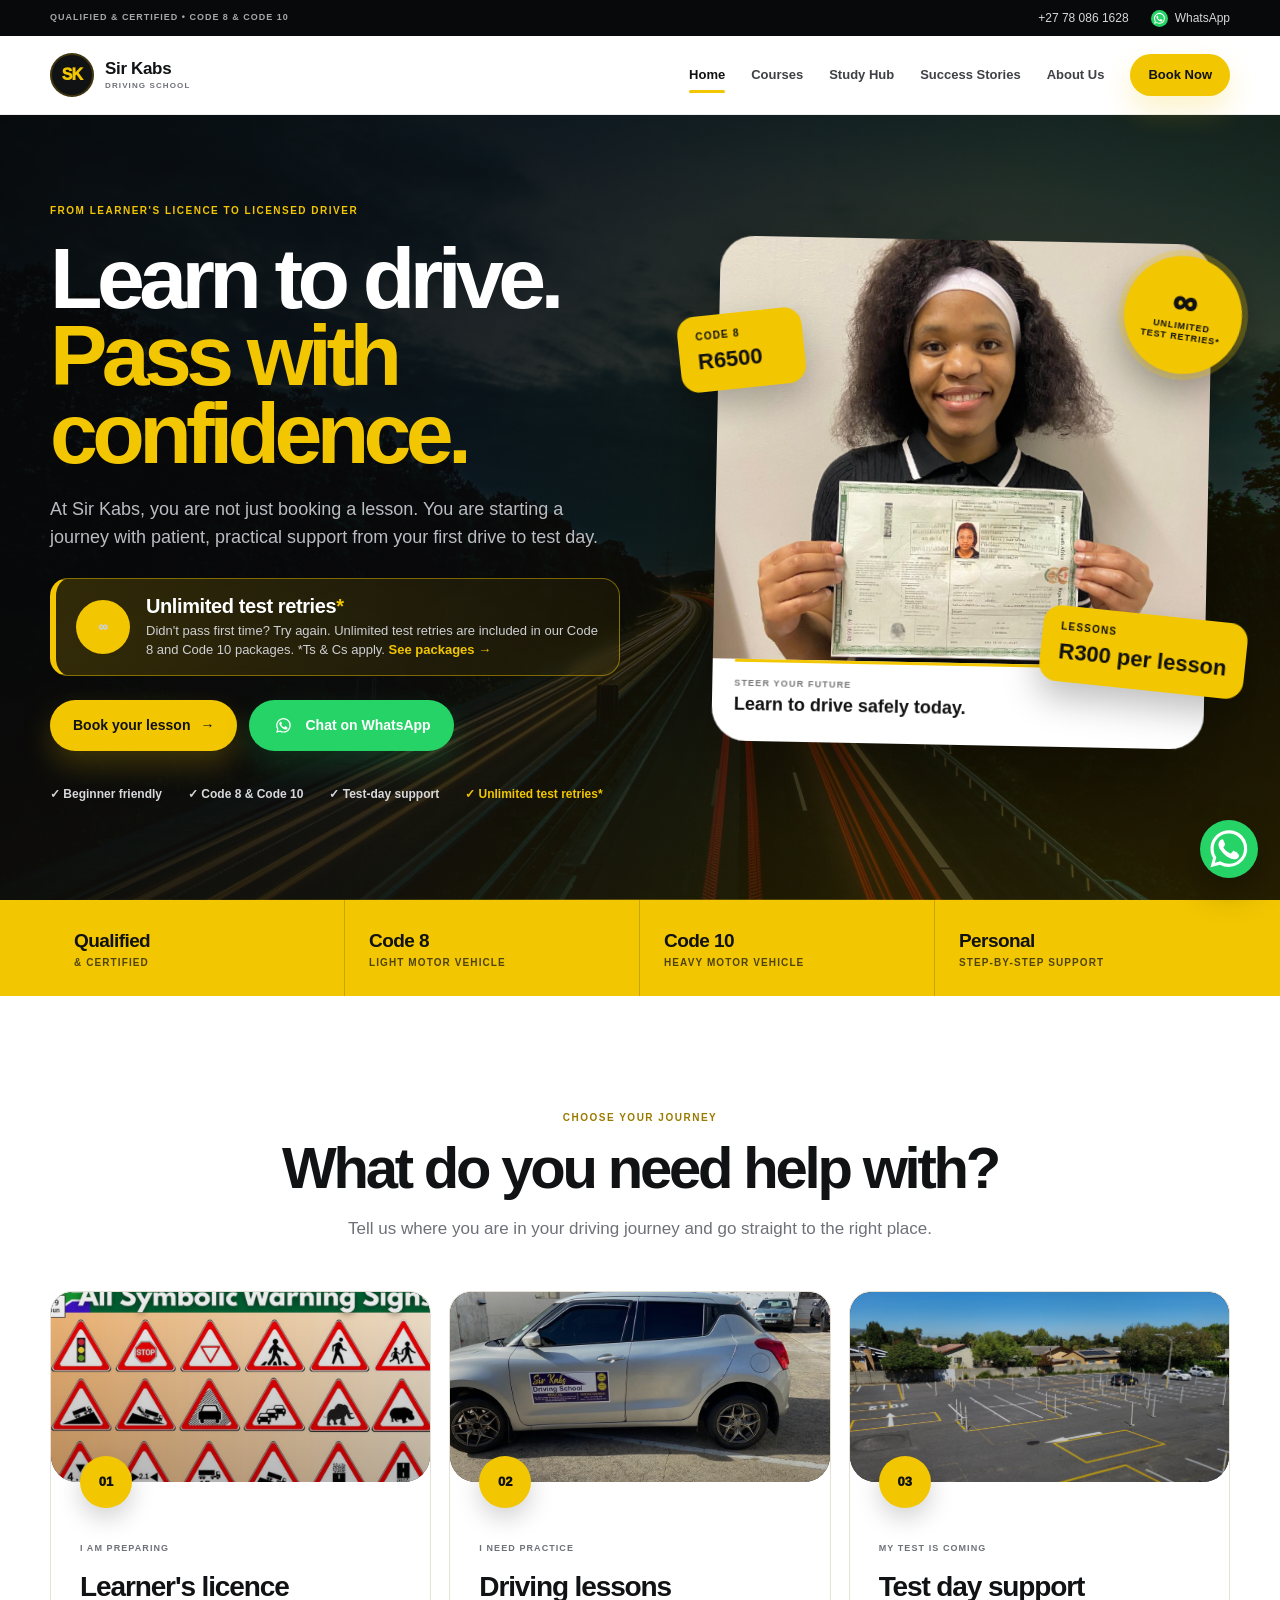
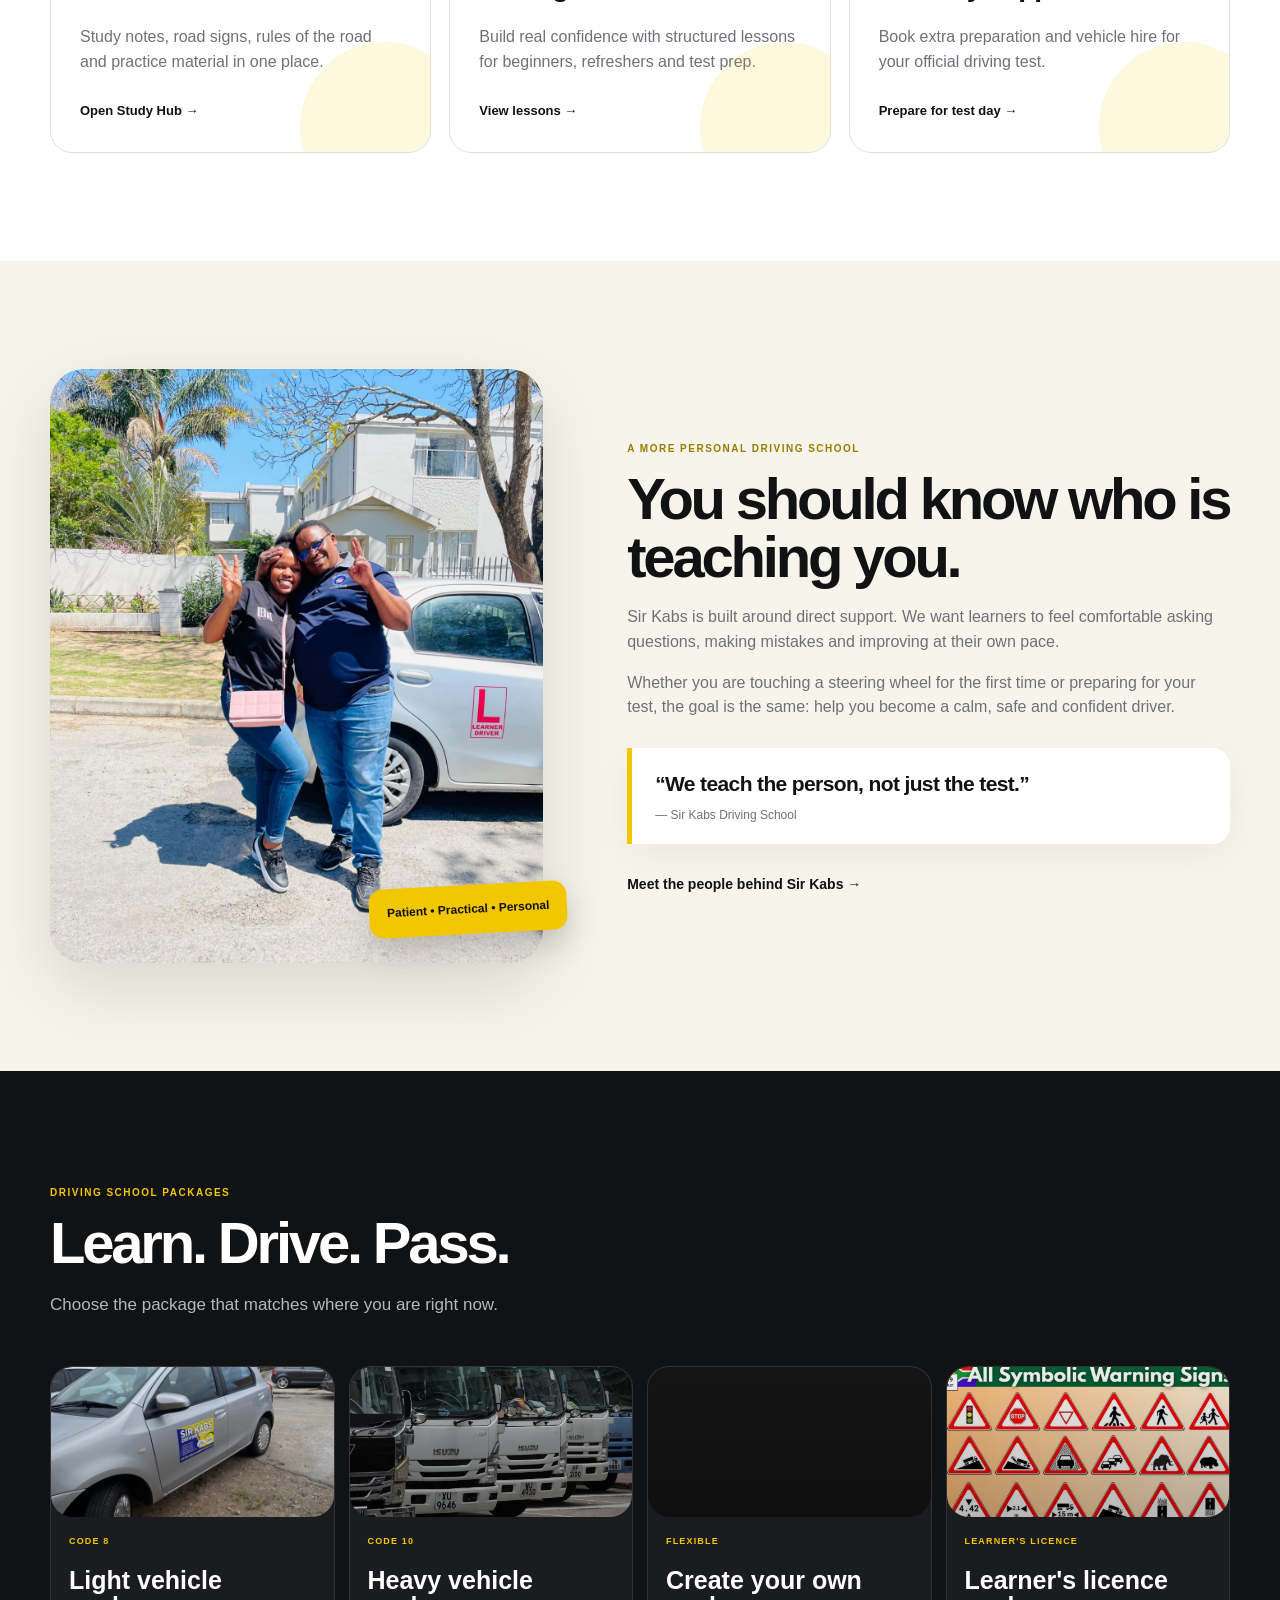
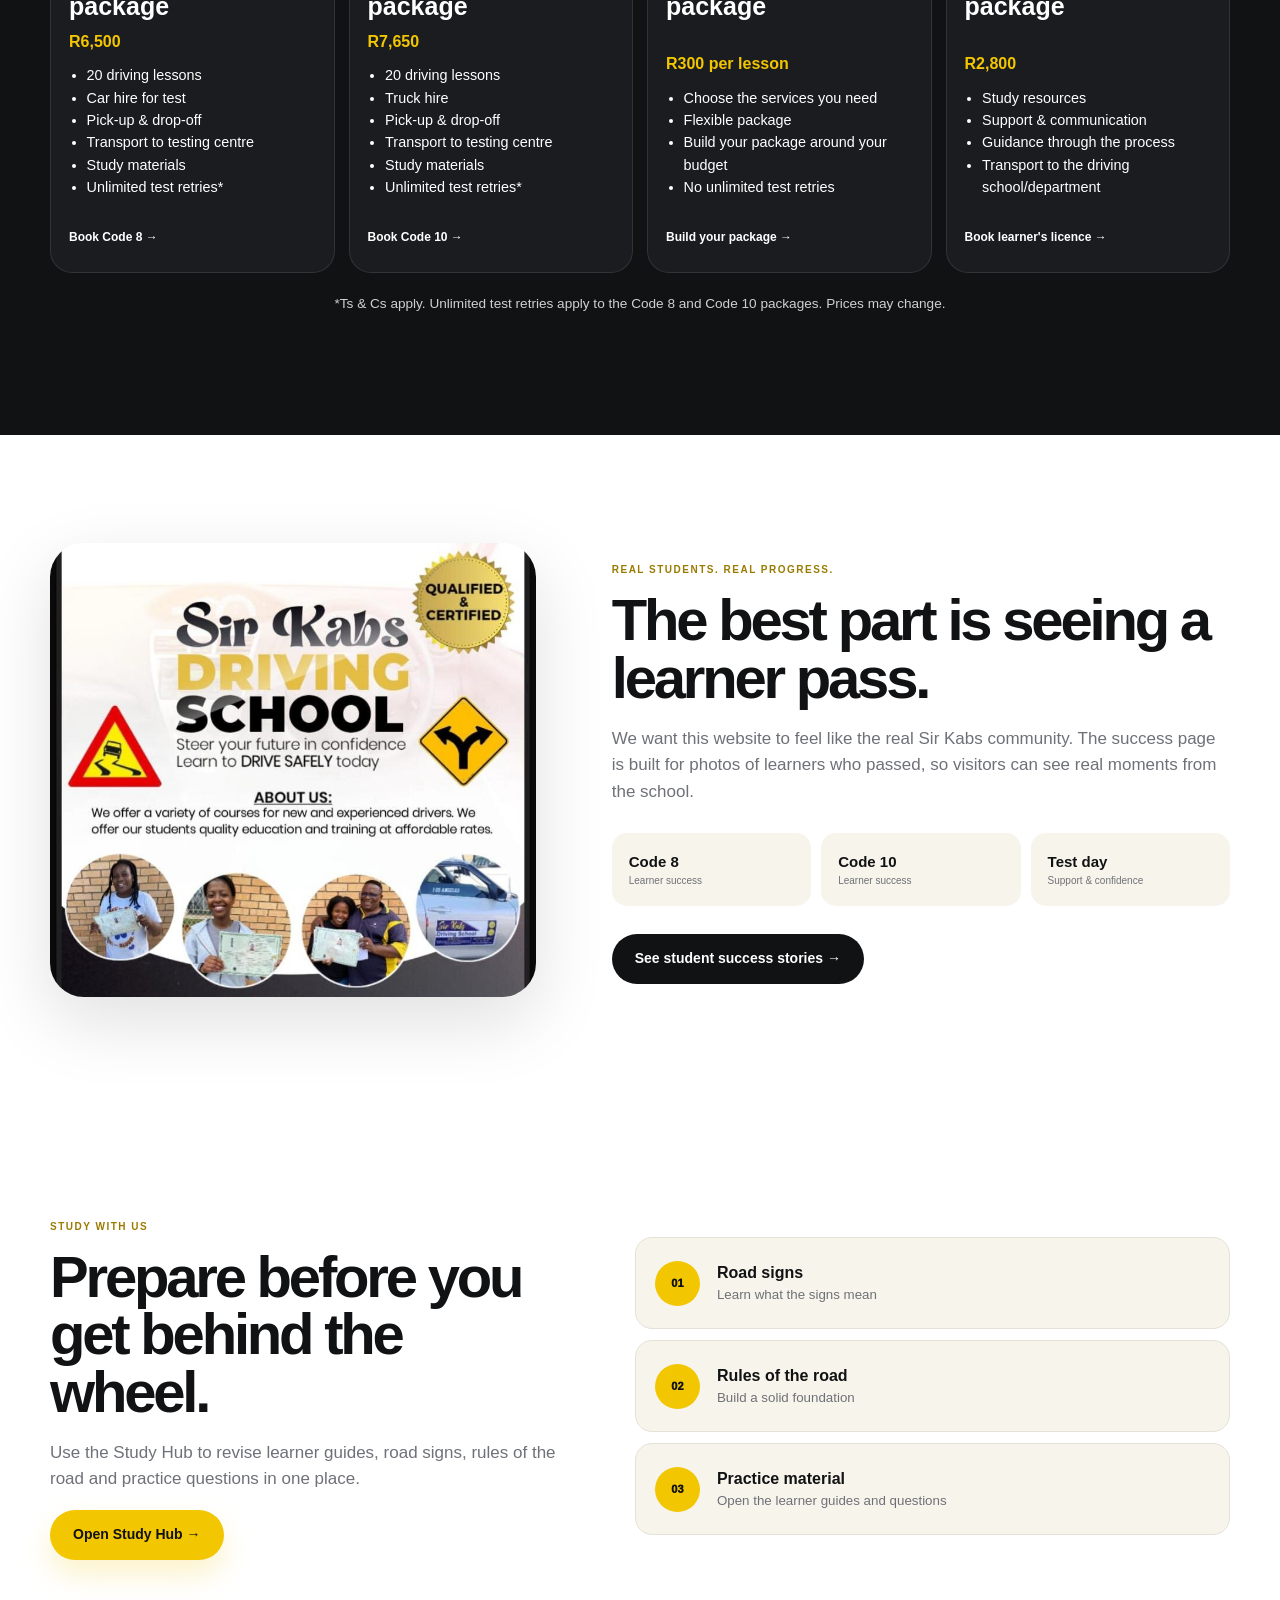
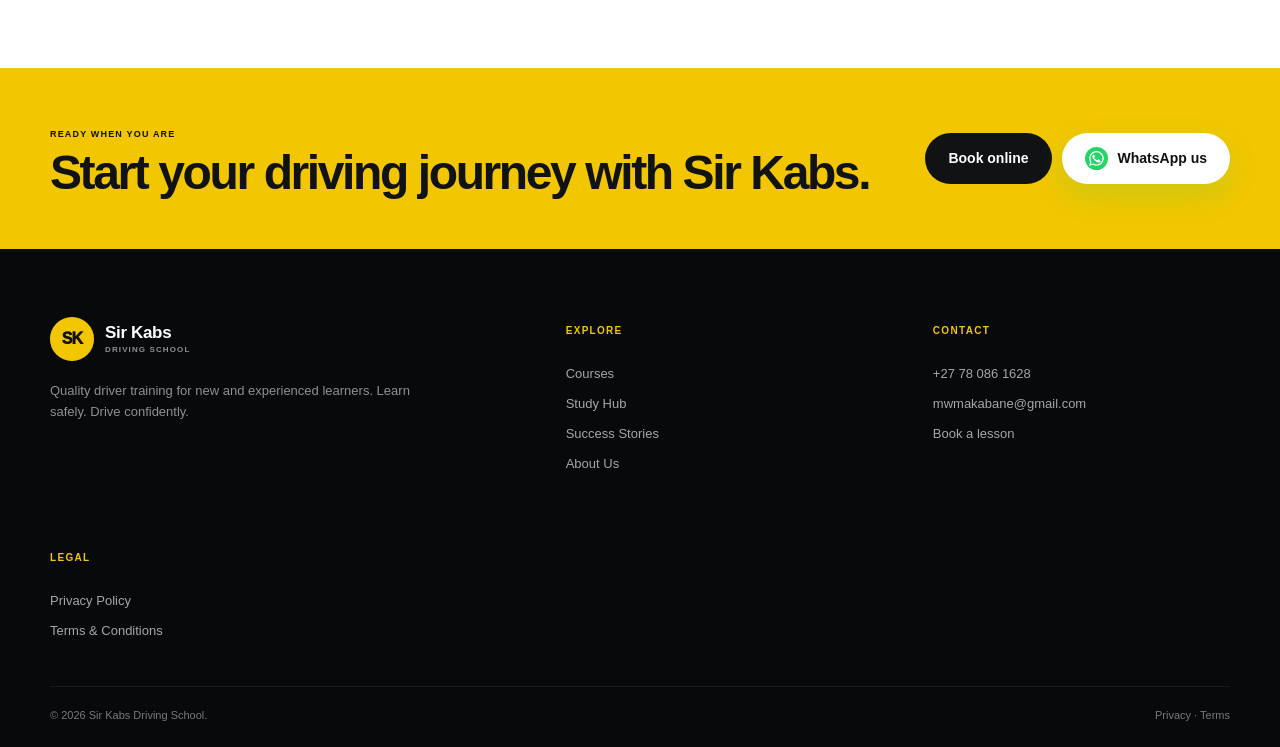
<file: index.html>
<!DOCTYPE html>

<html lang="en">
<head>
<meta charset="utf-8"/>
<meta content="width=device-width, initial-scale=1.0" name="viewport"/>
<meta content="#111111" name="theme-color"/>
<meta content="Sir Kabs Driving School — personal Code 8 and Code 10 driver training, lessons, learner support and test-day vehicle hire." name="description"/>
<title>Sir Kabs Driving School | From Learner to Licensed Driver</title>
<link href="assets/favicon.svg" rel="icon" type="image/svg+xml"/>
<link href="style.css" rel="stylesheet"/>
<noscript><style>body{overflow:auto!important}.site-loader{display:none!important}.reveal{opacity:1!important;transform:none!important}</style></noscript></head>
<body class="is-loading" data-page="home">
<a class="skip-link" href="#main">Skip to content</a><div aria-hidden="true" class="site-loader" id="site-loader"><div class="loader-inner"><div class="loader-mark">SK</div><strong>Sir Kabs Driving School</strong><small>Steer your future</small><div class="loader-track"><span></span></div></div></div>
<div class="topbar">
<div class="container topbar-inner">
<span>Qualified &amp; Certified • Code 8 &amp; Code 10</span>
<div class="topbar-links">
<a href="tel:+27780861628">+27 78 086 1628</a>
<a class="top-whatsapp" href="https://wa.me/27780861628?text=Hi%20Sir%20Kabs%20Driving%20School%2C%20I%20would%20like%20to%20enquire." rel="noopener" target="_blank">
<img alt="" decoding="async" loading="lazy" src="assets/whatsapp.svg"/> WhatsApp
        </a>
</div>
</div>
</div>
<header class="site-header">
<div class="container nav-wrap">
<a aria-label="Sir Kabs Driving School home" class="brand" href="index.html">
<span class="brand-mark">SK</span>
<span class="brand-copy"><strong>Sir Kabs</strong><small>Driving School</small></span>
</a>
<button aria-controls="main-nav" aria-expanded="false" aria-label="Open menu" class="menu-toggle"><span></span><span></span><span></span></button>
<nav aria-label="Primary navigation" class="main-nav" id="main-nav">
<a aria-current="page" href="index.html">Home</a>
<a href="courses.html">Courses</a>
<a href="study.html">Study Hub</a>
<a href="success.html">Success Stories</a>
<a href="about.html">About Us</a>
<a class="btn btn-sm btn-primary nav-cta" href="booking.html">Book Now</a>
</nav>
</div>
</header>
<main id="main">
<section class="hero hero-home">
<div class="hero-orb hero-orb-a"></div>
<div class="hero-orb hero-orb-b"></div>
<div class="container hero-grid">
<div class="hero-copy reveal">
<span class="eyebrow">From learner's licence to licensed driver</span>
<h1>Learn to drive.<br/><em>Pass with confidence.</em></h1>
<p class="hero-text">At Sir Kabs, you are not just booking a lesson. You are starting a journey with patient, practical support from your first drive to test day.</p>
<div class="hero-promo">
<span class="hero-promo-icon" aria-hidden="true">∞</span>
<strong>Unlimited test retries<em>*</em></strong>
<span>Didn't pass first time? Try again. Unlimited test retries are included in our Code 8 and Code 10 packages. *Ts &amp; Cs apply. <a href="courses.html#lessons">See packages →</a></span>
</div>
<div class="hero-actions">
<a class="btn btn-primary" href="booking.html">Book your lesson <span>→</span></a>
<a class="btn btn-whatsapp" href="https://wa.me/27780861628?text=Hi%20Sir%20Kabs%20Driving%20School%2C%20I%20want%20help%20with%20my%20driving%20journey." rel="noopener" target="_blank"><img alt="" decoding="async" loading="lazy" src="assets/whatsapp.svg"/> Chat on WhatsApp</a>
</div>
<div class="hero-facts">
<span>✓ Beginner friendly</span>
<span>✓ Code 8 &amp; Code 10</span>
<span>✓ Test-day support</span>
<span class="fact-hot">✓ Unlimited test retries*</span>
</div>
</div>
<div class="hero-visual reveal">
<!-- HERO SLIDER: add more <figure class="hero-slide"> items here when you receive new student photos. -->
<div aria-label="Sir Kabs learner highlights" class="hero-photo-card hero-slider" data-hero-slider="">
<div class="hero-slides">
<figure class="hero-slide is-active">
<img alt="Sir Kabs Driving School promotional banner" decoding="async" fetchpriority="high" loading="eager" src="assets/students/student1.jpeg"/>
<figcaption class="hero-photo-caption"><span>Steer your future</span><strong>Learn to drive safely today.</strong></figcaption>
</figure>
<figure class="hero-slide">
<img alt="Sir Kabs Driving School promotional banner" decoding="async" loading="lazy" src="assets/students/student10.jpeg"/>
<figcaption class="hero-photo-caption"><span>Steer your future</span><strong>Learn to drive safely today.</strong></figcaption>
</figure>
<figure class="hero-slide">
<img alt="A Sir Kabs learner celebrating with her driving documents" decoding="async" loading="lazy" src="assets/students/student2.jpeg"/>
<figcaption class="hero-photo-caption"><span>Student success</span><strong>From learner to licensed driver.</strong></figcaption>
</figure>
<figure class="hero-slide">
<img alt="A smiling Sir Kabs learner showing her driving documents" decoding="async" loading="lazy" src="assets/students/student3.jpeg"/>
<figcaption class="hero-photo-caption"><span>Real learners</span><strong>Practice, progress and confidence.</strong></figcaption>
</figure>
<figure class="hero-slide">
<img alt="A Sir Kabs learner celebrating a successful driving milestone" decoding="async" loading="lazy" src="assets/students/student4.jpeg"/>
<figcaption class="hero-photo-caption"><span>Test day</span><strong>Support all the way to the finish.</strong></figcaption>
</figure>
<figure class="hero-slide">
<img alt="A Sir Kabs learner celebrating a successful driving milestone" decoding="async" loading="lazy" src="assets/students/student5.jpeg"/>
<figcaption class="hero-photo-caption"><span>Test day</span><strong>Support all the way to the finish.</strong></figcaption>
</figure>
<figure class="hero-slide">
<img alt="A Sir Kabs learner celebrating a successful driving milestone" decoding="async" loading="lazy" src="assets/students/student6.jpeg"/>
<figcaption class="hero-photo-caption"><span>Test day</span><strong>Support all the way to the finish.</strong></figcaption>
</figure>
<figure class="hero-slide">
<img alt="A Sir Kabs learner celebrating a successful driving milestone" decoding="async" loading="lazy" src="assets/students/student7.jpeg"/>
<figcaption class="hero-photo-caption"><span>Test day</span><strong>Support all the way to the finish.</strong></figcaption>
</figure>
<figure class="hero-slide">
<img alt="A Sir Kabs learner celebrating a successful driving milestone" decoding="async" loading="lazy" src="assets/students/student8.jpeg"/>
<figcaption class="hero-photo-caption"><span>Test day</span><strong>Support all the way to the finish.</strong></figcaption>
</figure>
<figure class="hero-slide">
<img alt="A Sir Kabs learner celebrating a successful driving milestone" decoding="async" loading="lazy" src="assets/students/student9.jpeg"/>
<figcaption class="hero-photo-caption"><span>Test day</span><strong>Support all the way to the finish.</strong></figcaption>
</figure>
</div>
<div aria-hidden="true" class="hero-slider-progress"><span></span></div>
</div>
<div class="floating-seal" aria-label="Unlimited test retries"><b>∞</b><small>Unlimited<br/>test retries*</small></div>
<div class="floating-price floating-price-one"><small>Code 8</small><strong>R6500</strong></div>
<div class="floating-price floating-price-two"><small>Lessons</small><strong>R300 per lesson</strong></div>
</div>
</div>
</section>
<section aria-label="Sir Kabs highlights" class="trust-strip">
<div class="container trust-grid">
<div><strong>Qualified</strong><span>&amp; Certified</span></div>
<div><strong>Code 8</strong><span>Light motor vehicle</span></div>
<div><strong>Code 10</strong><span>Heavy motor vehicle</span></div>
<div><strong>Personal</strong><span>Step-by-step support</span></div>
</div>
</section>
<section class="section journey-section">
<div class="container">
<div class="section-heading centered reveal">
<span class="kicker">Choose your journey</span>
<h2>What do you need help with?</h2>
<p>Tell us where you are in your driving journey and go straight to the right place.</p>
</div>
<div class="journey-grid">
<a class="journey-card reveal" href="study.html">
<div class="card-media journey-media"><img alt="Road signs and learner study material" decoding="async" loading="lazy" src="assets/learners.png"/></div>
<span class="journey-icon">01</span>
<small>I am preparing</small>
<h3>Learner's licence</h3>
<p>Study notes, road signs, rules of the road and practice material in one place.</p>
<span class="text-link">Open Study Hub →</span>
</a>
<a class="journey-card reveal" href="courses.html#lessons">
<div class="card-media journey-media"><img alt="Driving lesson with Sir Kabs" decoding="async" loading="lazy" src="assets/car1.jpeg"/></div>
<span class="journey-icon">02</span>
<small>I need practice</small>
<h3>Driving lessons</h3>
<p>Build real confidence with structured lessons for beginners, refreshers and test prep.</p>
<span class="text-link">View lessons →</span>
</a>
<a class="journey-card reveal" href="booking.html?service=Car%20Hire">
<div class="card-media journey-media"><img alt="Sir Kabs school car ready for a driving test" decoding="async" loading="lazy" src="test day.png"/></div>
<span class="journey-icon">03</span>
<small>My test is coming</small>
<h3>Test day support</h3>
<p>Book extra preparation and vehicle hire for your official driving test.</p>
<span class="text-link">Prepare for test day →</span>
</a>
</div>
</div>
</section>
<section class="section personal-section">
<div class="container personal-grid">
<div class="personal-photo reveal">
<!-- OWNER PHOTO: Current owner photo: assets/owners/Owner.jpeg -->
<img alt="Owner of Sir Kabs Driving School" class="owner-photo" data-fallback="assets/owner-placeholder.svg" decoding="async" loading="lazy" src="assets/owners/OwnerF.jpeg"/>
<div class="personal-stamp">Patient • Practical • Personal</div>
</div>
<div class="personal-copy reveal">
<span class="kicker">A more personal driving school</span>
<h2>You should know who is teaching you.</h2>
<p class="lead">Sir Kabs is built around direct support. We want learners to feel comfortable asking questions, making mistakes and improving at their own pace.</p>
<p>Whether you are touching a steering wheel for the first time or preparing for your test, the goal is the same: help you become a calm, safe and confident driver.</p>
<div class="quote-card">
<strong>“We teach the person, not just the test.”</strong>
<span>— Sir Kabs Driving School</span>
</div>
<a class="text-link strong" href="about.html">Meet the people behind Sir Kabs →</a>
</div>
</div>
</section>
<section class="section dark-section">
<div class="container">
<div class="section-heading light reveal">
<span class="kicker">Driving school packages</span>
<h2>Learn. Drive. Pass.</h2>
<p>Choose the package that matches where you are right now.</p>
</div>
<div class="service-grid">
<article class="service-card reveal"><div class="card-media service-media"><img alt="Code 8 training vehicle" decoding="async" loading="lazy" src="assets/driving.jpeg"/></div><span>Code 8</span><h3>Light vehicle package</h3><strong>R6,500</strong>
<ul style="margin:.6rem 0 1rem;padding-left:1.1rem;font-size:.9rem;line-height:1.55;text-align:left"><li>20 driving lessons</li><li>Car hire for test</li><li>Pick-up &amp; drop-off</li><li>Transport to testing centre</li><li>Study materials</li><li>Unlimited test retries*</li></ul>
<a href="booking.html?service=Code%208%20Full%20Course">Book Code 8 →</a></article>
<article class="service-card reveal"><div class="card-media service-media"><img alt="Truck used for Code 10 training" decoding="async" loading="lazy" src="assets/truck.jpg"/></div><span>Code 10</span><h3>Heavy vehicle package</h3><strong>R7,650</strong>
<ul style="margin:.6rem 0 1rem;padding-left:1.1rem;font-size:.9rem;line-height:1.55;text-align:left"><li>20 driving lessons</li><li>Truck hire</li><li>Pick-up &amp; drop-off</li><li>Transport to testing centre</li><li>Study materials</li><li>Unlimited test retries*</li></ul>
<a href="booking.html?service=Code%2010%20Full%20Course">Book Code 10 →</a></article>
<article class="service-card reveal"><div class="card-media service-media"><img alt="Driving lesson in progress" decoding="async" loading="lazy" src="assets/lesson.jpg"/></div><span>Flexible</span><h3>Create your own package</h3><strong>R300 per lesson</strong>
<ul style="margin:.6rem 0 1rem;padding-left:1.1rem;font-size:.9rem;line-height:1.55;text-align:left"><li>Choose the services you need</li><li>Flexible package</li><li>Build your package around your budget</li><li>No unlimited test retries</li></ul>
<a href="courses.html#package-builder">Build your package →</a></article>
<article class="service-card reveal"><div class="card-media service-media"><img alt="Learner's licence study material" decoding="async" loading="lazy" src="assets/learners.png"/></div><span>Learner's licence</span><h3>Learner's licence package</h3><strong>R2,800</strong>
<ul style="margin:.6rem 0 1rem;padding-left:1.1rem;font-size:.9rem;line-height:1.55;text-align:left"><li>Study resources</li><li>Support &amp; communication</li><li>Guidance through the process</li><li>Transport to the driving school/department</li></ul>
<a href="booking.html?service=Learner%20Support">Book learner's licence →</a></article>
</div>
<p style="margin-top:1.25rem;text-align:center;font-size:.85rem;opacity:.8">*Ts &amp; Cs apply. Unlimited test retries apply to the Code 8 and Code 10 packages. Prices may change.</p>
</div>
</section>
<section class="section success-preview">
<div class="container success-preview-grid">
<div class="success-poster reveal"><img alt="Sir Kabs Driving School successful learners" decoding="async" loading="lazy" src="assets/sir-kabs-success.jpeg"/></div>
<div class="success-copy reveal">
<span class="kicker">Real students. Real progress.</span>
<h2>The best part is seeing a learner pass.</h2>
<p>We want this website to feel like the real Sir Kabs community. The success page is built for photos of learners who passed, so visitors can see real moments from the school.</p>
<div class="success-mini-grid">
<div><strong>Code 8</strong><span>Learner success</span></div>
<div><strong>Code 10</strong><span>Learner success</span></div>
<div><strong>Test day</strong><span>Support &amp; confidence</span></div>
</div>
<a class="btn btn-dark" href="success.html">See student success stories →</a>
</div>
</div>
</section>
<section class="section study-preview">
<div class="container study-preview-grid">
<div class="reveal">
<span class="kicker">Study with us</span>
<h2>Prepare before you get behind the wheel.</h2>
<p>Use the Study Hub to revise learner guides, road signs, rules of the road and practice questions in one place.</p>
<a class="btn btn-primary" href="study.html">Open Study Hub →</a>
</div>
<div class="study-stack reveal">
<div><span>01</span><strong>Road signs</strong><small>Learn what the signs mean</small></div>
<div><span>02</span><strong>Rules of the road</strong><small>Build a solid foundation</small></div>
<div><span>03</span><strong>Practice material</strong><small>Open the learner guides and questions</small></div>
</div>
</div>
</section>
<section class="cta-band">
<div class="container cta-band-inner">
<div><span>Ready when you are</span><h2>Start your driving journey with Sir Kabs.</h2></div>
<div class="cta-actions"><a class="btn btn-dark" href="booking.html">Book online</a><a class="btn btn-whatsapp light" href="https://wa.me/27780861628?text=Hi%20Sir%20Kabs%20Driving%20School%2C%20I%20would%20like%20to%20book." rel="noopener" target="_blank"><img alt="" decoding="async" loading="lazy" src="assets/whatsapp.svg"/> WhatsApp us</a></div>
</div>
</section>
</main>
<footer class="site-footer">
<div class="container footer-grid">
<div class="footer-brand"><a class="brand brand-light" href="index.html"><span class="brand-mark">SK</span><span class="brand-copy"><strong>Sir Kabs</strong><small>Driving School</small></span></a><p>Quality driver training for new and experienced learners. Learn safely. Drive confidently.</p></div>
<div><h3>Explore</h3><a href="courses.html">Courses</a><a href="study.html">Study Hub</a><a href="success.html">Success Stories</a><a href="about.html">About Us</a></div>
<div><h3>Contact</h3><a href="tel:+27780861628">+27 78 086 1628</a><a href="mailto:mwmakabane@gmail.com">mwmakabane@gmail.com</a><a href="booking.html">Book a lesson</a></div>
<div><h3>Legal</h3><a href="privacy.html">Privacy Policy</a><a href="terms.html">Terms &amp; Conditions</a></div>
</div>
<div class="container footer-bottom"><span>© <span id="year"></span> Sir Kabs Driving School.</span><span><a href="privacy.html">Privacy</a> · <a href="terms.html">Terms</a></span></div>
</footer>
<a aria-label="Chat with Sir Kabs on WhatsApp" class="whatsapp-float" href="https://wa.me/27780861628?text=Hi%20Sir%20Kabs%20Driving%20School%2C%20I%20need%20help." rel="noopener" target="_blank"><img alt="" decoding="async" loading="lazy" src="assets/whatsapp.svg"/></a>
<a class="mobile-book" href="booking.html">Book Now</a>
<div aria-live="polite" class="toast" id="toast" role="status"></div>
<script src="script.js"></script>
</body>
</html>
</file>
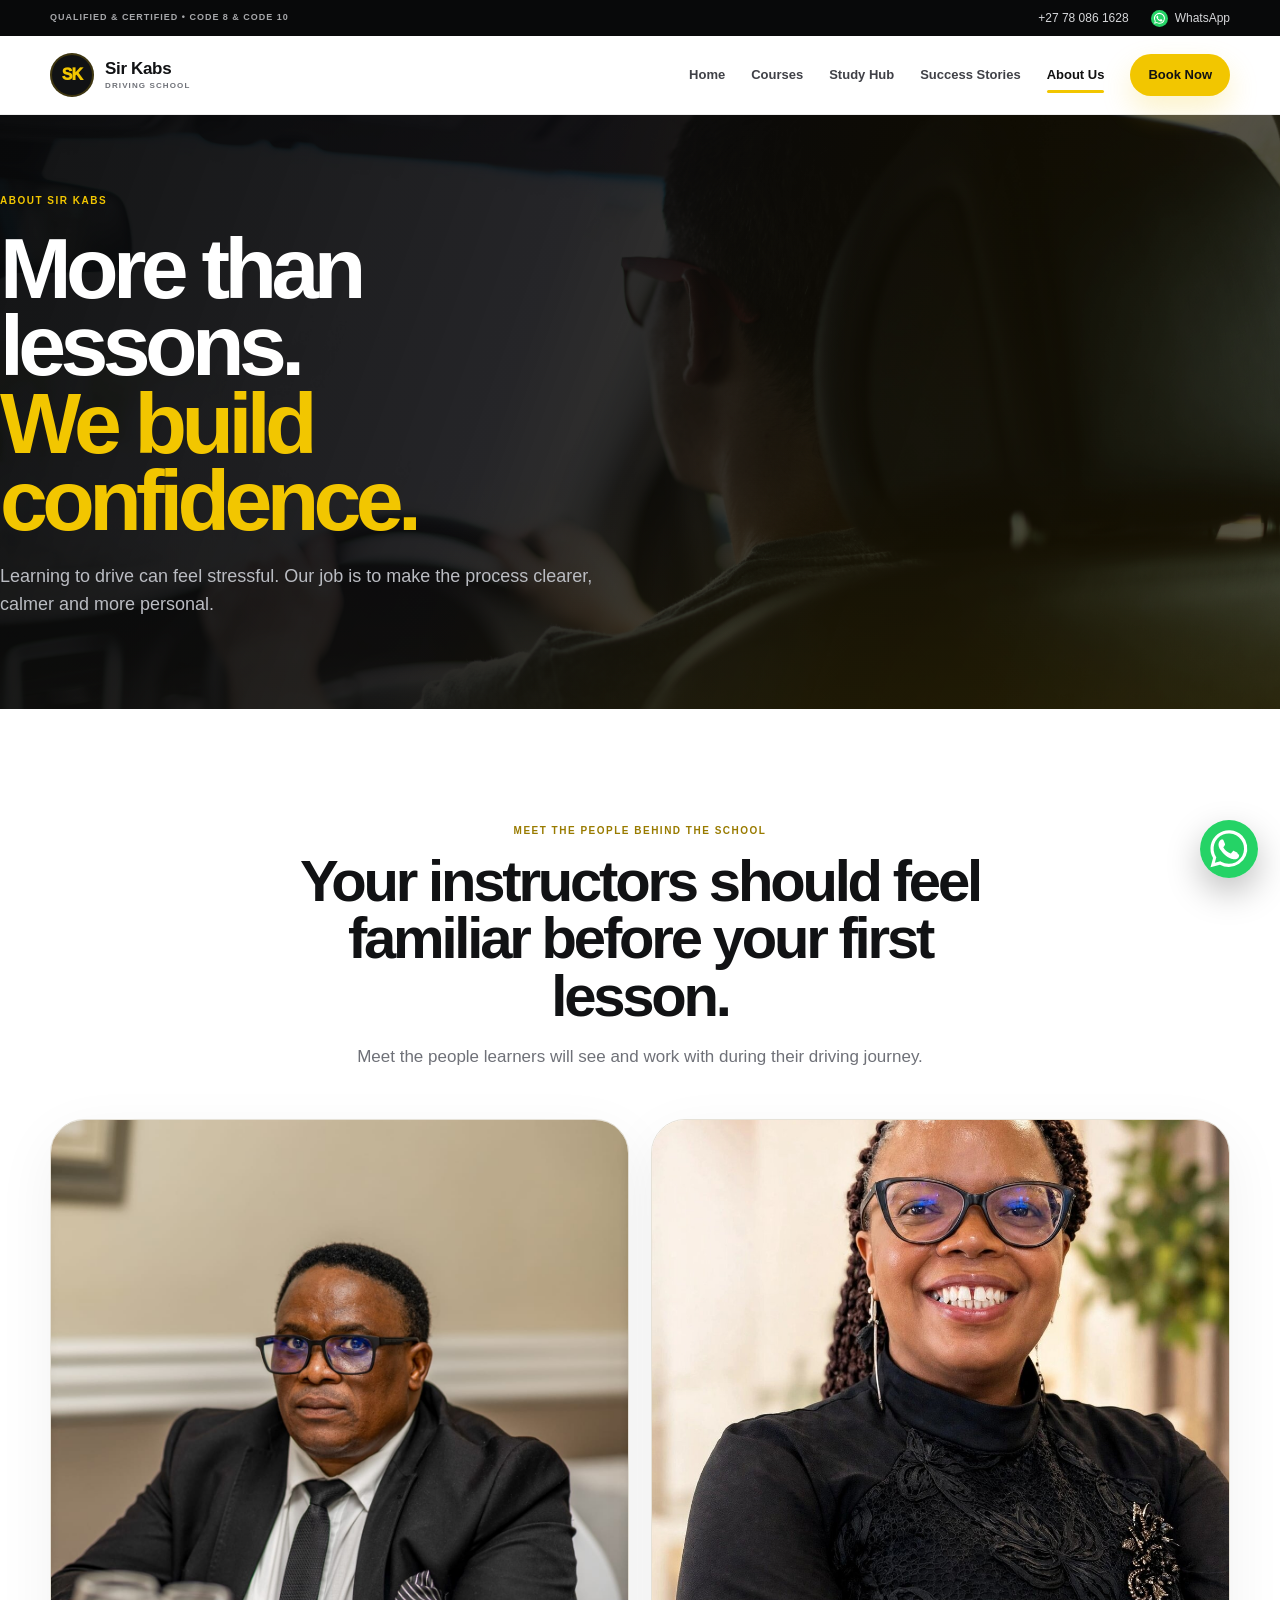
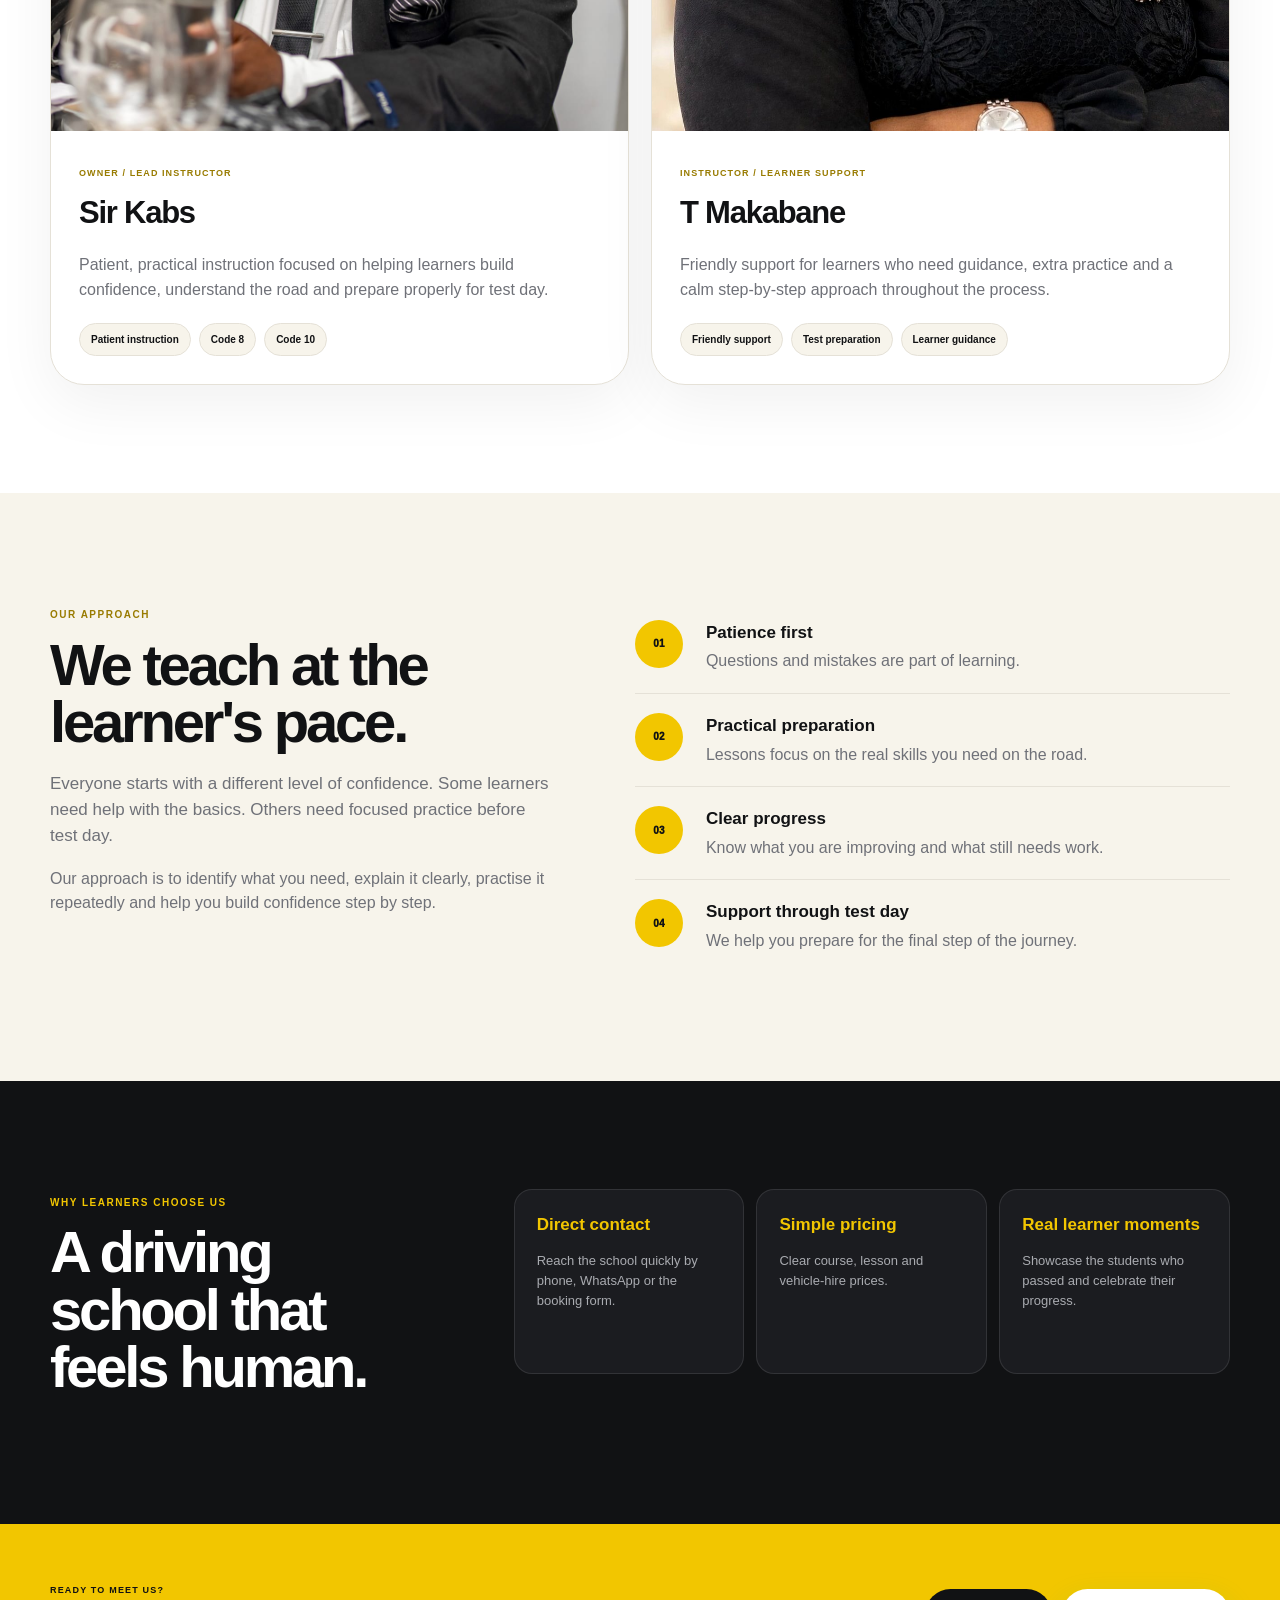
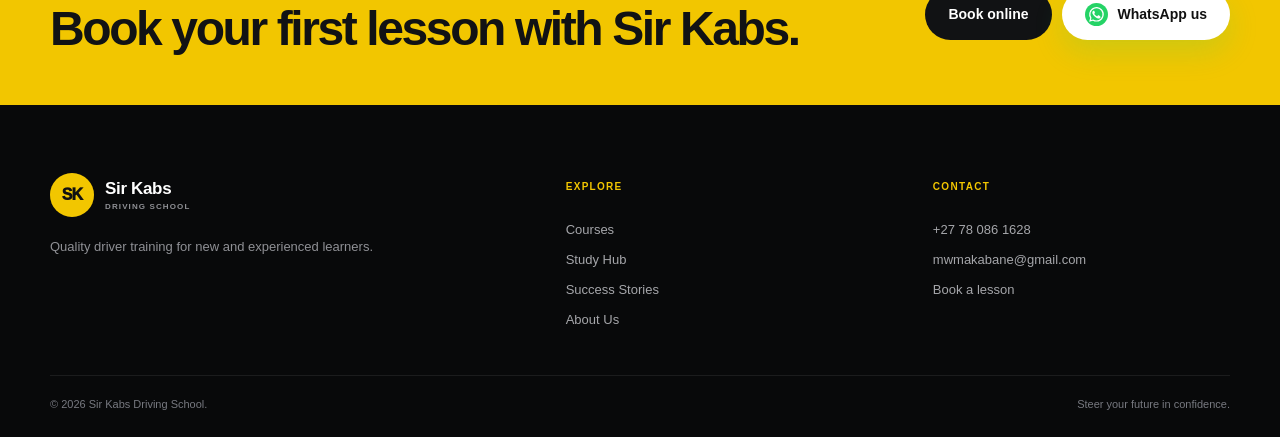
<file: about.html>
<!DOCTYPE html>

<html lang="en">
<head>
<meta charset="utf-8"/>
<meta content="width=device-width, initial-scale=1.0" name="viewport"/>
<meta content="#111111" name="theme-color"/>
<meta content="Meet the people behind Sir Kabs Driving School and learn about our personal approach to driver training." name="description"/>
<title>About Us | Sir Kabs Driving School</title>
<link href="assets/favicon.svg" rel="icon" type="image/svg+xml"/>
<link href="style.css" rel="stylesheet"/>
<noscript><style>body{overflow:auto!important}.site-loader{display:none!important}.reveal{opacity:1!important;transform:none!important}</style></noscript></head>
<body class="is-loading" data-page="about">
<a class="skip-link" href="#main">Skip to content</a><div aria-hidden="true" class="site-loader" id="site-loader"><div class="loader-inner"><div class="loader-mark">SK</div><strong>Sir Kabs Driving School</strong><small>Steer your future</small><div class="loader-track"><span></span></div></div></div>
<div class="topbar"><div class="container topbar-inner"><span>Qualified &amp; Certified • Code 8 &amp; Code 10</span><div class="topbar-links"><a href="tel:+27780861628">+27 78 086 1628</a><a class="top-whatsapp" href="https://wa.me/27780861628" rel="noopener" target="_blank"><img alt="" decoding="async" loading="lazy" src="assets/whatsapp.svg"/> WhatsApp</a></div></div></div>
<header class="site-header"><div class="container nav-wrap"><a class="brand" href="index.html"><span class="brand-mark">SK</span><span class="brand-copy"><strong>Sir Kabs</strong><small>Driving School</small></span></a><button aria-controls="main-nav" aria-expanded="false" aria-label="Open menu" class="menu-toggle"><span></span><span></span><span></span></button><nav class="main-nav" id="main-nav"><a href="index.html">Home</a><a href="courses.html">Courses</a><a href="study.html">Study Hub</a><a href="success.html">Success Stories</a><a aria-current="page" href="about.html">About Us</a><a class="btn btn-sm btn-primary nav-cta" href="booking.html">Book Now</a></nav></div></header>
<main id="main">
<section class="inner-hero about-hero">
<div class="container inner-hero-grid">
<div class="reveal"><span class="eyebrow">About Sir Kabs</span><h1>More than lessons.<br/><em>We build confidence.</em></h1><p>Learning to drive can feel stressful. Our job is to make the process clearer, calmer and more personal.</p></div>
</div>
</section>
<section class="section">
<div class="container">
<div class="section-heading centered reveal"><span class="kicker">Meet the people behind the school</span><h2>Your instructors should feel familiar before your first lesson.</h2><p>Meet the people learners will see and work with during their driving journey.</p></div>
<div class="owner-grid">
<article class="owner-card reveal">
<div class="owner-image">
<img alt="Sir Kabs Driving School owner" class="owner-photo" data-fallback="assets/owner-placeholder.svg" decoding="async" loading="lazy" src="assets/owners/Owner.jpeg"/>
</div>
<div class="owner-copy">
<span>Owner / Lead Instructor</span>
<h3>Sir Kabs</h3>
<p>Patient, practical instruction focused on helping learners build confidence, understand the road and prepare properly for test day.</p>
<div class="owner-tags">
<b>Patient instruction</b>
<b>Code 8</b>
<b>Code 10</b>
</div>
</div>
</article>
<article class="owner-card reveal">
<div class="owner-image">
<img alt="Sir Kabs Driving School co-owner or instructor" class="owner-photo" data-fallback="assets/owner-placeholder.svg" decoding="async" loading="lazy" src="assets/owners/Owner2.jpg"/>
</div>
<div class="owner-copy">
<span>Instructor / Learner Support</span>
<h3>T Makabane</h3>
<p>Friendly support for learners who need guidance, extra practice and a calm step-by-step approach throughout the process.</p>
<div class="owner-tags">
<b>Friendly support</b>
<b>Test preparation</b>
<b>Learner guidance</b>
</div>
</div>
</article>
</div>
</div>
</section>
<section class="section soft-section">
<div class="container story-grid">
<div class="reveal"><span class="kicker">Our approach</span><h2>We teach at the learner's pace.</h2><p class="lead">Everyone starts with a different level of confidence. Some learners need help with the basics. Others need focused practice before test day.</p><p>Our approach is to identify what you need, explain it clearly, practise it repeatedly and help you build confidence step by step.</p></div>
<div class="value-list reveal"><div><span>01</span><div><strong>Patience first</strong><p>Questions and mistakes are part of learning.</p></div></div><div><span>02</span><div><strong>Practical preparation</strong><p>Lessons focus on the real skills you need on the road.</p></div></div><div><span>03</span><div><strong>Clear progress</strong><p>Know what you are improving and what still needs work.</p></div></div><div><span>04</span><div><strong>Support through test day</strong><p>We help you prepare for the final step of the journey.</p></div></div></div>
</div>
</section>
<section class="section dark-section">
<div class="container promise-grid">
<div class="reveal"><span class="kicker">Why learners choose us</span><h2>A driving school that feels human.</h2></div>
<div class="promise-cards"><article class="reveal"><strong>Direct contact</strong><p>Reach the school quickly by phone, WhatsApp or the booking form.</p></article><article class="reveal"><strong>Simple pricing</strong><p>Clear course, lesson and vehicle-hire prices.</p></article><article class="reveal"><strong>Real learner moments</strong><p>Showcase the students who passed and celebrate their progress.</p></article></div>
</div>
</section>
<section class="cta-band"><div class="container cta-band-inner"><div><span>Ready to meet us?</span><h2>Book your first lesson with Sir Kabs.</h2></div><div class="cta-actions"><a class="btn btn-dark" href="booking.html">Book online</a><a class="btn btn-whatsapp light" href="https://wa.me/27780861628?text=Hi%20Sir%20Kabs%2C%20I%20would%20like%20to%20book%20a%20lesson." rel="noopener" target="_blank"><img alt="" decoding="async" loading="lazy" src="assets/whatsapp.svg"/> WhatsApp us</a></div></div></section>
</main>
<footer class="site-footer"><div class="container footer-grid"><div class="footer-brand"><a class="brand brand-light" href="index.html"><span class="brand-mark">SK</span><span class="brand-copy"><strong>Sir Kabs</strong><small>Driving School</small></span></a><p>Quality driver training for new and experienced learners.</p></div><div><h3>Explore</h3><a href="courses.html">Courses</a><a href="study.html">Study Hub</a><a href="success.html">Success Stories</a><a href="about.html">About Us</a></div><div><h3>Contact</h3><a href="tel:+27780861628">+27 78 086 1628</a><a href="mailto:mwmakabane@gmail.com">mwmakabane@gmail.com</a><a href="booking.html">Book a lesson</a></div></div><div class="container footer-bottom"><span>© <span id="year"></span> Sir Kabs Driving School.</span><span>Steer your future in confidence.</span></div></footer>
<a aria-label="Chat on WhatsApp" class="whatsapp-float" href="https://wa.me/27780861628" rel="noopener" target="_blank"><img alt="" decoding="async" loading="lazy" src="assets/whatsapp.svg"/></a><a class="mobile-book" href="booking.html">Book Now</a><div aria-live="polite" class="toast" id="toast" role="status"></div><script src="script.js"></script>
</body>
</html>
</file>
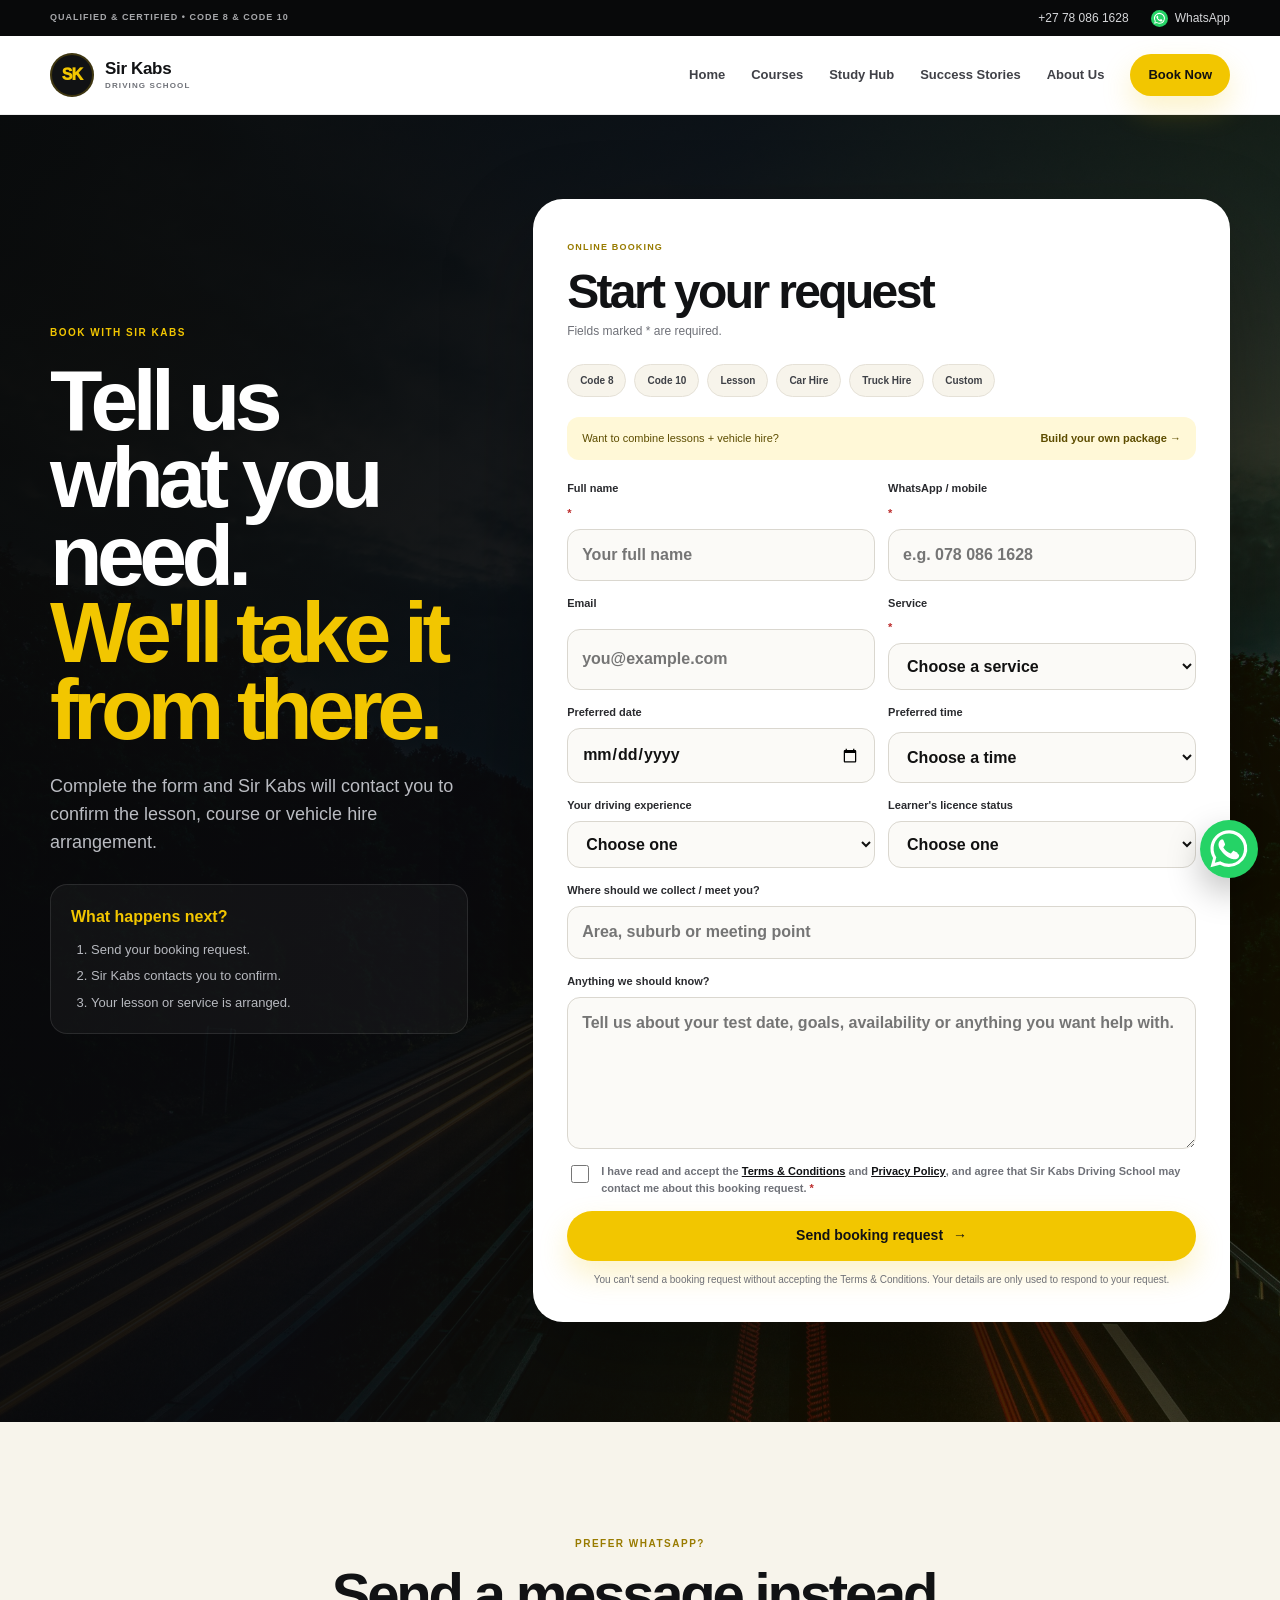
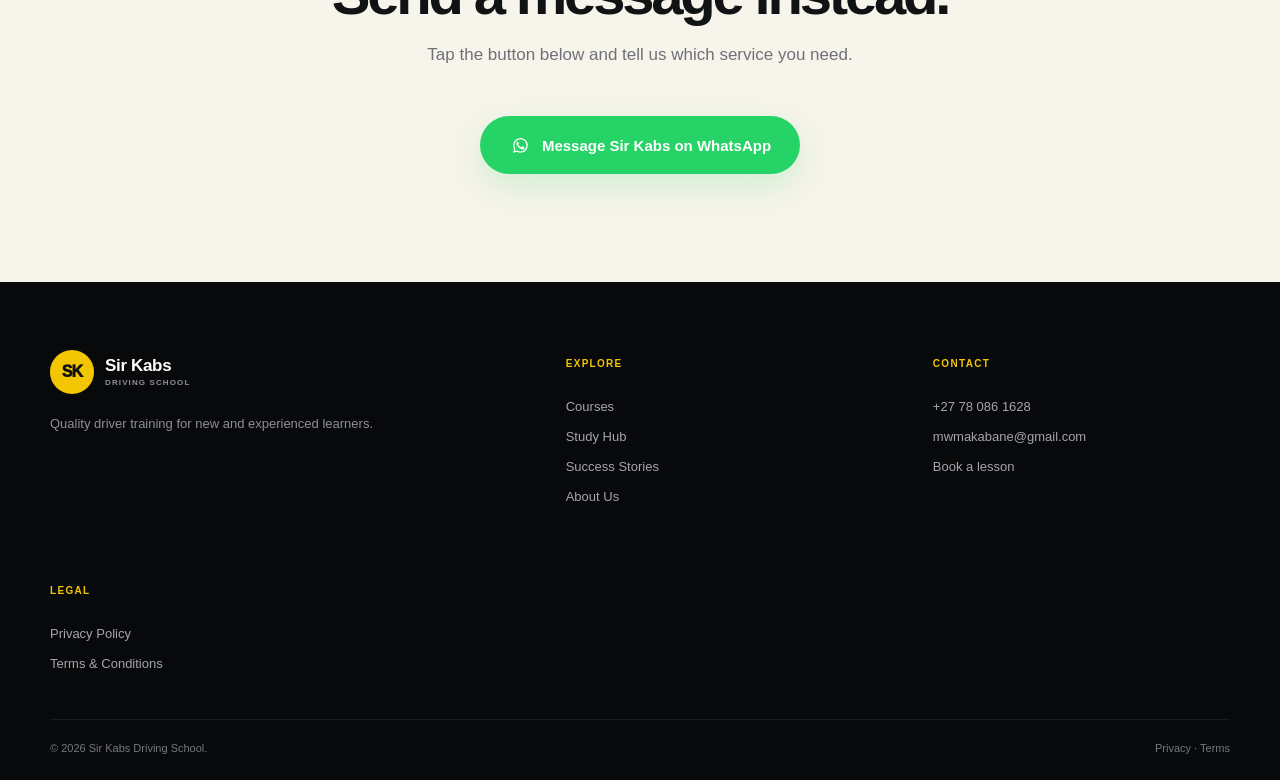
<file: booking.html>
<!DOCTYPE html>

<html lang="en">
<head>
<meta charset="utf-8"/>
<meta content="width=device-width, initial-scale=1.0" name="viewport"/>
<meta content="#111111" name="theme-color"/>
<meta content="Book a Code 8, Code 10, driving lesson, car hire or truck hire with Sir Kabs Driving School." name="description"/>
<title>Book a Lesson | Sir Kabs Driving School</title>
<link href="assets/favicon.svg" rel="icon" type="image/svg+xml"/>
<link href="style.css" rel="stylesheet"/>
<noscript><style>body{overflow:auto!important}.site-loader{display:none!important}.reveal{opacity:1!important;transform:none!important}</style></noscript></head>
<body class="is-loading" data-page="booking">
<a class="skip-link" href="#main">Skip to content</a><div aria-hidden="true" class="site-loader" id="site-loader"><div class="loader-inner"><div class="loader-mark">SK</div><strong>Sir Kabs Driving School</strong><small>Steer your future</small><div class="loader-track"><span></span></div></div></div>
<div class="topbar"><div class="container topbar-inner"><span>Qualified &amp; Certified • Code 8 &amp; Code 10</span><div class="topbar-links"><a href="tel:+27780861628">+27 78 086 1628</a><a class="top-whatsapp" href="https://wa.me/27780861628" rel="noopener" target="_blank"><img alt="" decoding="async" loading="lazy" src="assets/whatsapp.svg"/> WhatsApp</a></div></div></div>
<header class="site-header"><div class="container nav-wrap"><a class="brand" href="index.html"><span class="brand-mark">SK</span><span class="brand-copy"><strong>Sir Kabs</strong><small>Driving School</small></span></a><button aria-controls="main-nav" aria-expanded="false" aria-label="Open menu" class="menu-toggle"><span></span><span></span><span></span></button><nav class="main-nav" id="main-nav"><a href="index.html">Home</a><a href="courses.html">Courses</a><a href="study.html">Study Hub</a><a href="success.html">Success Stories</a><a href="about.html">About Us</a><a aria-current="page" class="btn btn-sm btn-primary nav-cta" href="booking.html">Book Now</a></nav></div></header>
<main id="main">
<section class="booking-hero">
<div class="container booking-grid">
<aside class="booking-side reveal">
<span class="eyebrow light">Book with Sir Kabs</span>
<h1>Tell us what you need.<br/><em>We'll take it from there.</em></h1>
<p>Complete the form and Sir Kabs will contact you to confirm the lesson, course or vehicle hire arrangement.</p>
<div class="booking-note"><strong>What happens next?</strong><ol><li>Send your booking request.</li><li>Sir Kabs contacts you to confirm.</li><li>Your lesson or service is arranged.</li></ol></div>
</aside>
<div class="booking-panel reveal">
<div class="booking-panel-head"><span>Online booking</span><h2>Start your request</h2><p>Fields marked * are required.</p></div>
<div aria-label="Quick service selection" class="quick-service-row">
<button data-pick-service="Code 8 Full Course" type="button">Code 8</button>
<button data-pick-service="Code 10 Full Course" type="button">Code 10</button>
<button data-pick-service="Driving Lesson" type="button">Lesson</button>
<button data-pick-service="Car Hire" type="button">Car Hire</button>
<button data-pick-service="Truck Hire" type="button">Truck Hire</button>
<button data-pick-service="Custom Package" type="button">Custom</button>
</div>
<div class="booking-package-link"><span>Want to combine lessons + vehicle hire?</span><a href="courses.html#package-builder">Build your own package →</a></div>
<div class="custom-package-summary" hidden="" id="custom-package-summary">
<span>Your custom package</span>
<strong id="custom-package-summary-text"></strong>
<small id="custom-package-summary-total"></small>
</div>
<!-- ===========================================================
               FORM DESTINATIONS
               FormSubmit email + Make.com webhook are configured in script.js.
               Look for the bright comment block marked "EDIT HERE" at the
               very top of script.js.
               =========================================================== -->
<form class="booking-form" id="booking-form" novalidate="">
<input autocomplete="off" class="honeypot" name="website" tabindex="-1" type="text"/>
<input id="custom-plan-field" name="custom_plan" type="hidden" value=""/>
<input id="custom-total-field" name="custom_total" type="hidden" value=""/>
<input name="terms_version" type="hidden" value="Terms &amp; Conditions and Privacy Policy effective 25 September 2026"/>
<div class="form-grid two">
<label>Full name <span>*</span><input name="full_name" placeholder="Your full name" required="" type="text"/></label>
<label>WhatsApp / mobile <span>*</span><input name="phone" placeholder="e.g. 078 086 1628" required="" type="tel"/></label>
</div>
<div class="form-grid two">
<label>Email<input name="email" placeholder="you@example.com" type="email"/></label>
<label>Service <span>*</span>
<select id="service-select" name="service" required="">
<option value="">Choose a service</option>
<option value="Code 8 Full Course">Code 8 Package — R6,500</option>
<option value="Code 10 Full Course">Code 10 Package — R7,650</option>
<option value="Driving Lesson">Driving Lesson — R300 per lesson</option>
<option value="Car Hire">Car Hire — R500</option>
<option value="Truck Hire">Truck Hire — R650</option>
<option value="Learner Support">Learner's Licence / Study Support</option>
<option value="Custom Package">Custom Package</option>
<option value="Other">Other</option>
</select>
</label>
</div>
<div class="form-grid two">
<label>Preferred date<input id="preferred-date" name="preferred_date" type="date"/></label>
<label>Preferred time<select name="preferred_time"><option value="">Choose a time</option><option>Morning</option><option>Afternoon</option><option>Evening</option></select></label>
</div>
<div class="form-grid two">
<label>Your driving experience<select name="experience"><option value="">Choose one</option><option>Complete beginner</option><option>Some driving experience</option><option>Preparing for my test</option><option>Refresher driver</option></select></label>
<label>Learner's licence status<select name="learners_status"><option value="">Choose one</option><option>I have a learner's licence</option><option>I am preparing for my learner's licence</option><option>I need help with learner preparation</option><option>Not applicable</option></select></label>
</div>
<label>Where should we collect / meet you?<input name="pickup_area" placeholder="Area, suburb or meeting point" type="text"/></label>
<label>Anything we should know?<textarea name="message" placeholder="Tell us about your test date, goals, availability or anything you want help with." rows="5"></textarea></label>
<label class="consent"><input name="terms_accepted" required="" type="checkbox" value="Yes - accepted Terms &amp; Conditions and Privacy Policy"/><span>I have read and accept the <a href="terms.html" target="_blank" rel="noopener" style="text-decoration:underline;font-weight:800;color:var(--ink)">Terms &amp; Conditions</a> and <a href="privacy.html" target="_blank" rel="noopener" style="text-decoration:underline;font-weight:800;color:var(--ink)">Privacy Policy</a>, and agree that Sir Kabs Driving School may contact me about this booking request. <b>*</b></span></label>
<div aria-live="polite" class="form-status" id="form-status" role="status"></div>
<button class="btn btn-primary full submit-btn" id="submit-btn" type="submit">Send booking request <span>→</span></button>
<p class="form-footnote">You can't send a booking request without accepting the Terms &amp; Conditions. Your details are only used to respond to your request.</p>
</form>
</div>
</div>
</section>
<section class="section soft-section"><div class="container"><div class="section-heading centered reveal"><span class="kicker">Prefer WhatsApp?</span><h2>Send a message instead.</h2><p>Tap the button below and tell us which service you need.</p></div><div class="whatsapp-center reveal"><a class="btn btn-whatsapp large" href="https://wa.me/27780861628?text=Hi%20Sir%20Kabs%20Driving%20School%2C%20I%20would%20like%20to%20book%20a%20lesson.%20My%20name%20is%20..." rel="noopener" target="_blank"><img alt="" decoding="async" loading="lazy" src="assets/whatsapp.svg"/> Message Sir Kabs on WhatsApp</a></div></div></section>
</main>
<footer class="site-footer"><div class="container footer-grid"><div class="footer-brand"><a class="brand brand-light" href="index.html"><span class="brand-mark">SK</span><span class="brand-copy"><strong>Sir Kabs</strong><small>Driving School</small></span></a><p>Quality driver training for new and experienced learners.</p></div><div><h3>Explore</h3><a href="courses.html">Courses</a><a href="study.html">Study Hub</a><a href="success.html">Success Stories</a><a href="about.html">About Us</a></div><div><h3>Contact</h3><a href="tel:+27780861628">+27 78 086 1628</a><a href="mailto:mwmakabane@gmail.com">mwmakabane@gmail.com</a><a href="booking.html">Book a lesson</a></div><div><h3>Legal</h3><a href="privacy.html">Privacy Policy</a><a href="terms.html">Terms &amp; Conditions</a></div></div><div class="container footer-bottom"><span>© <span id="year"></span> Sir Kabs Driving School.</span><span><a href="privacy.html">Privacy</a> · <a href="terms.html">Terms</a></span></div></footer>
<a aria-label="Chat on WhatsApp" class="whatsapp-float" href="https://wa.me/27780861628" rel="noopener" target="_blank"><img alt="" decoding="async" loading="lazy" src="assets/whatsapp.svg"/></a><div aria-live="polite" class="toast" id="toast" role="status"></div><script src="script.js"></script>
</body>
</html>
</file>
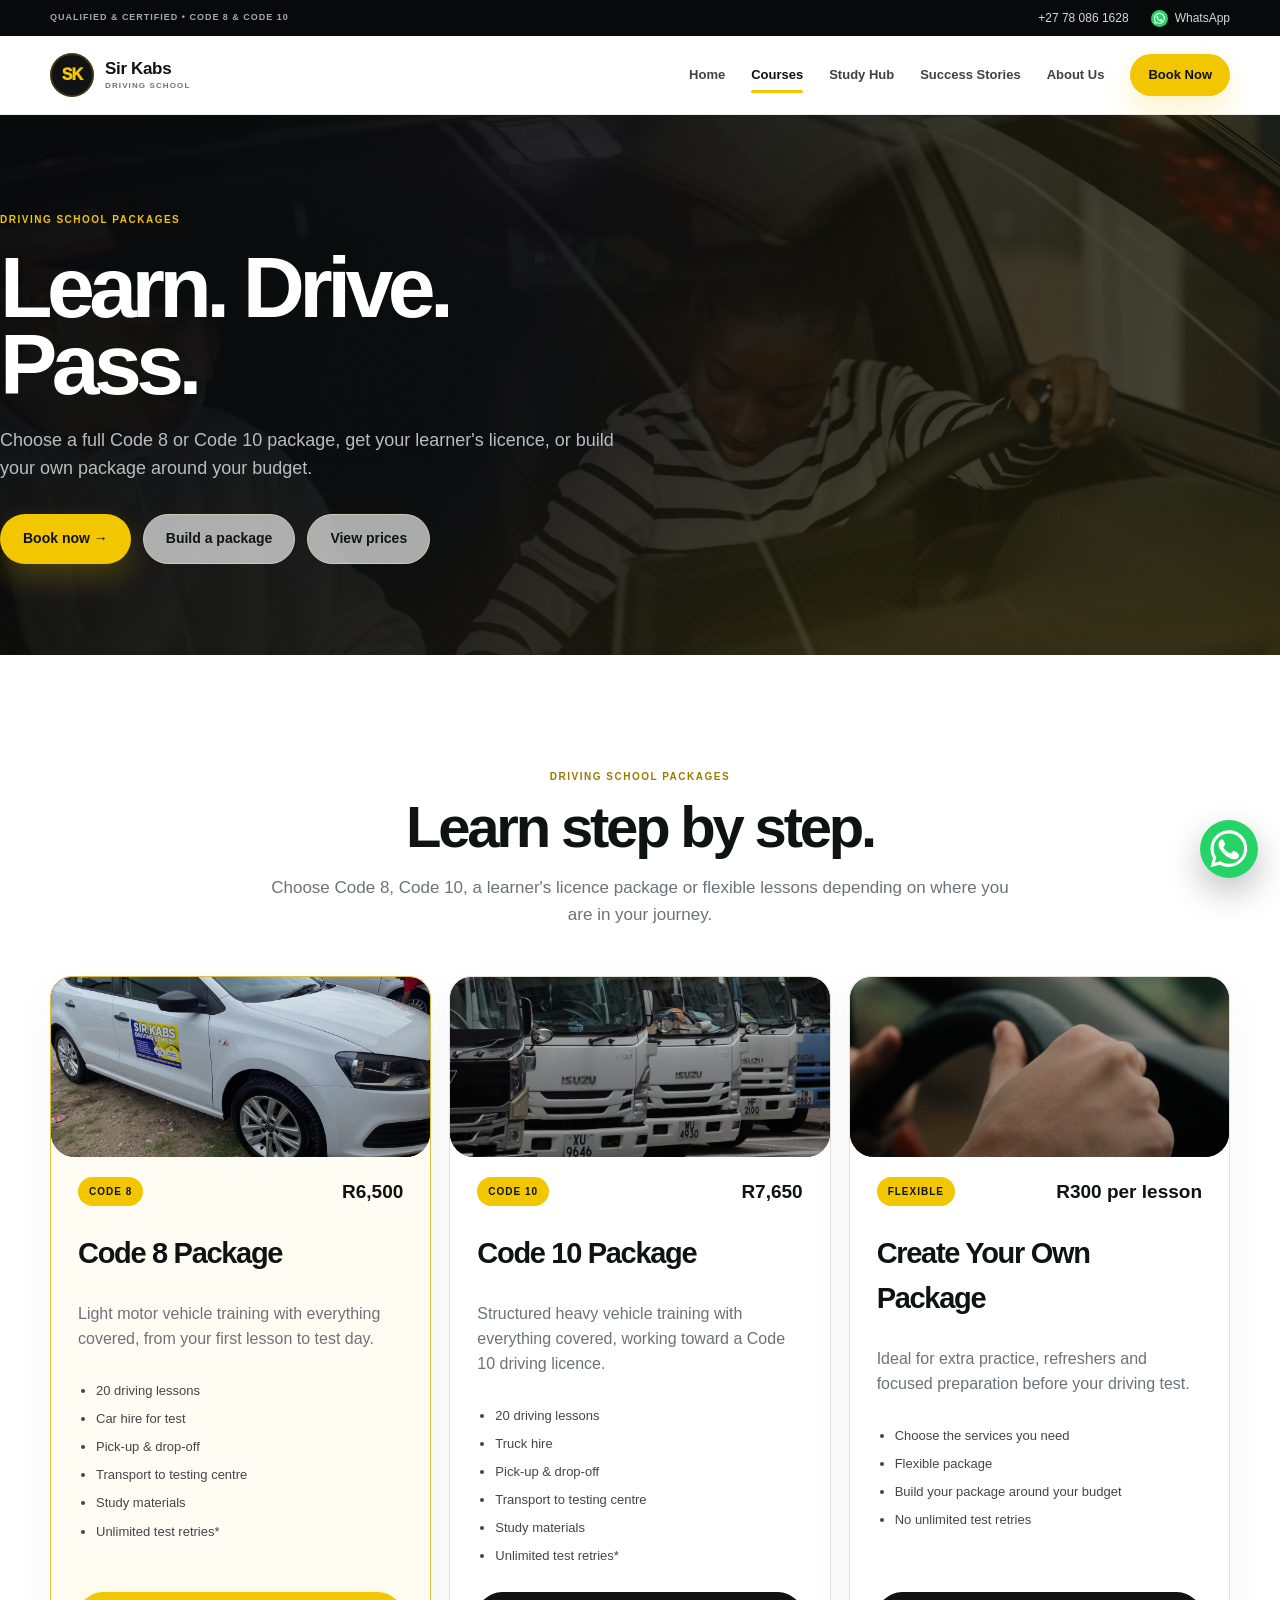
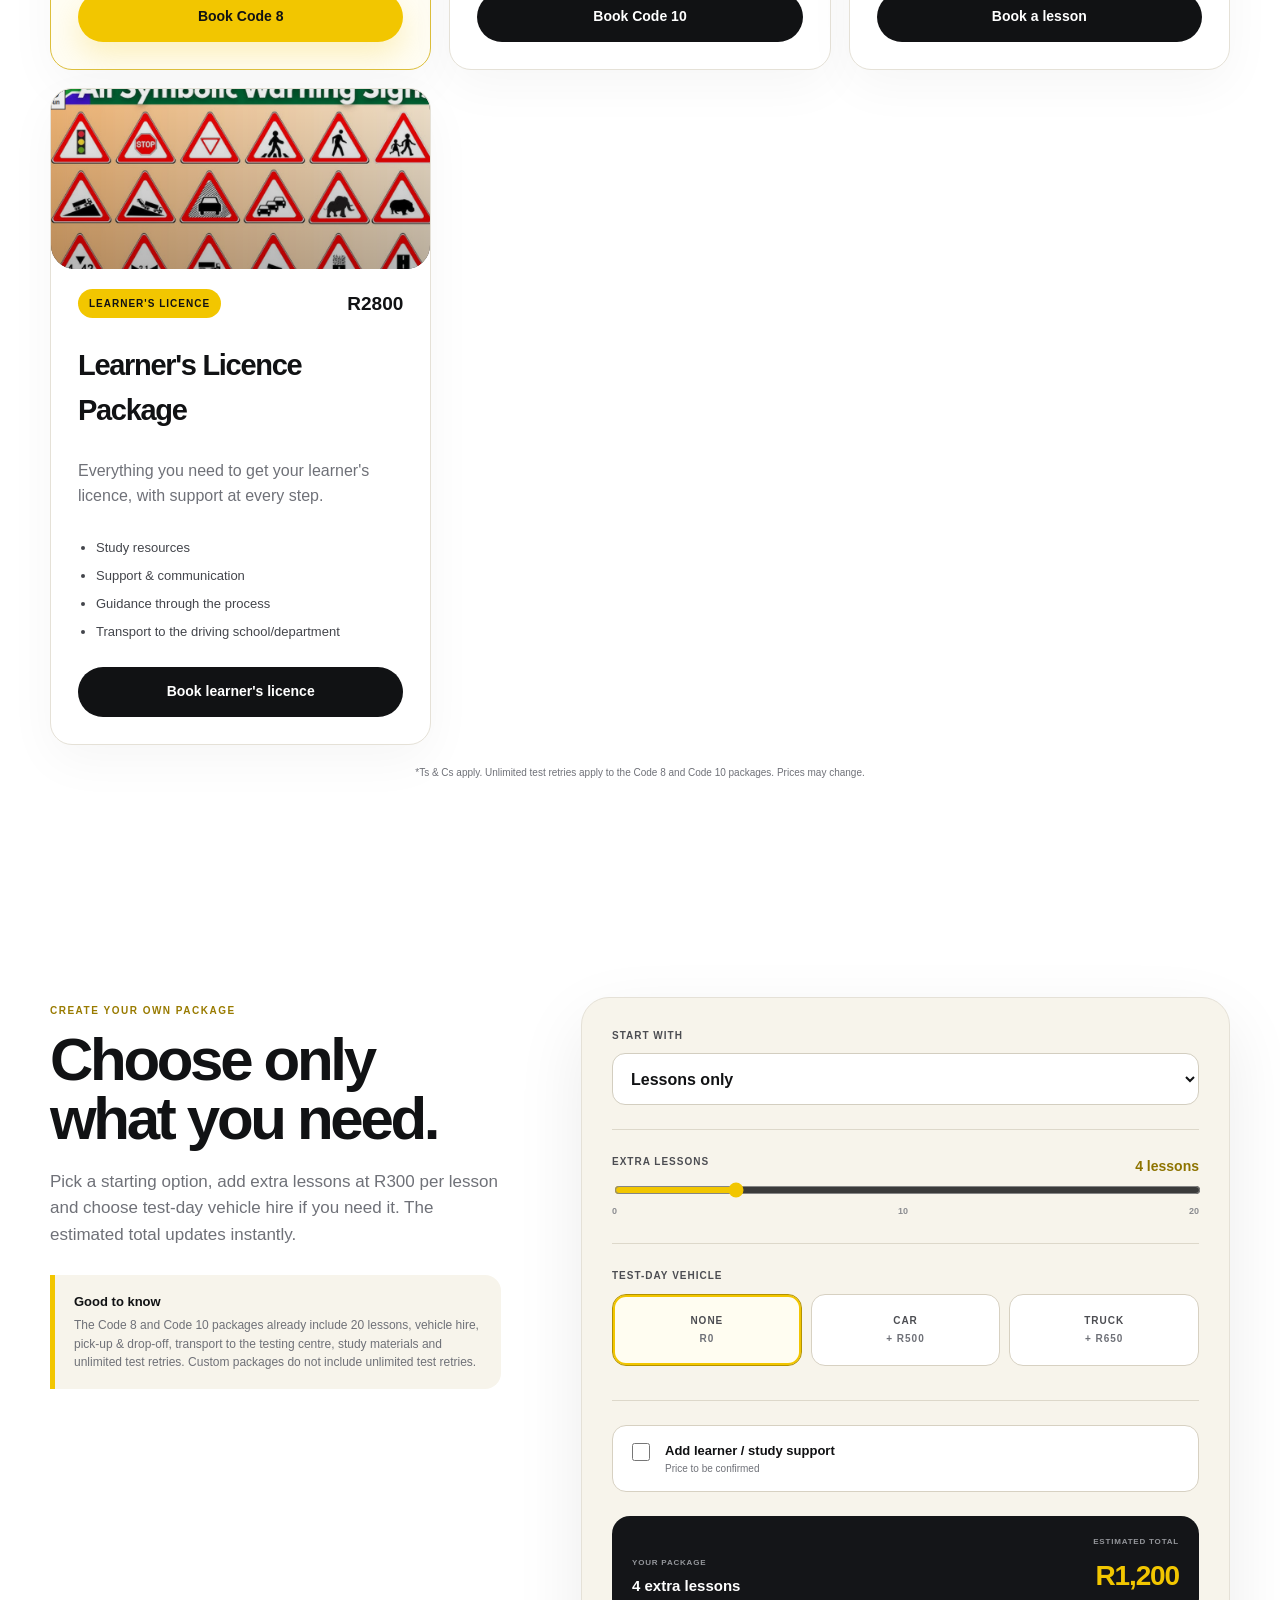
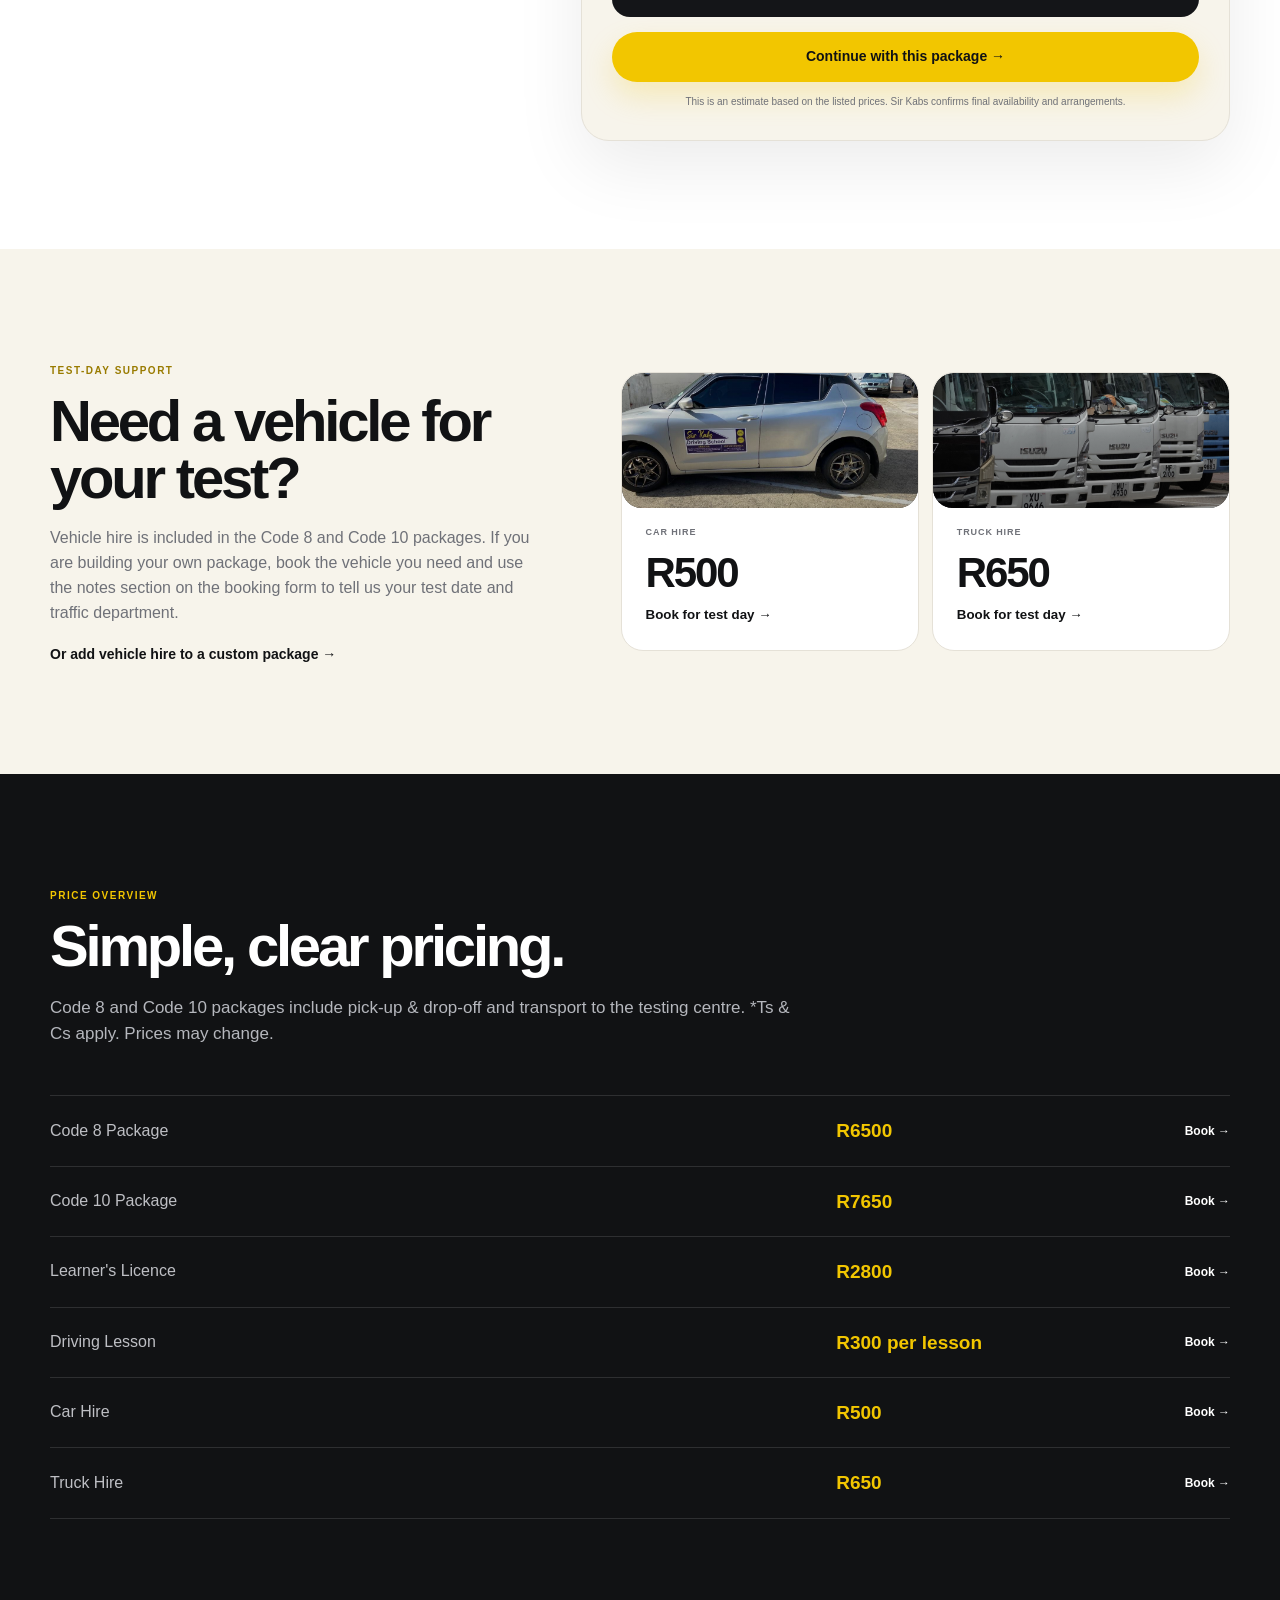
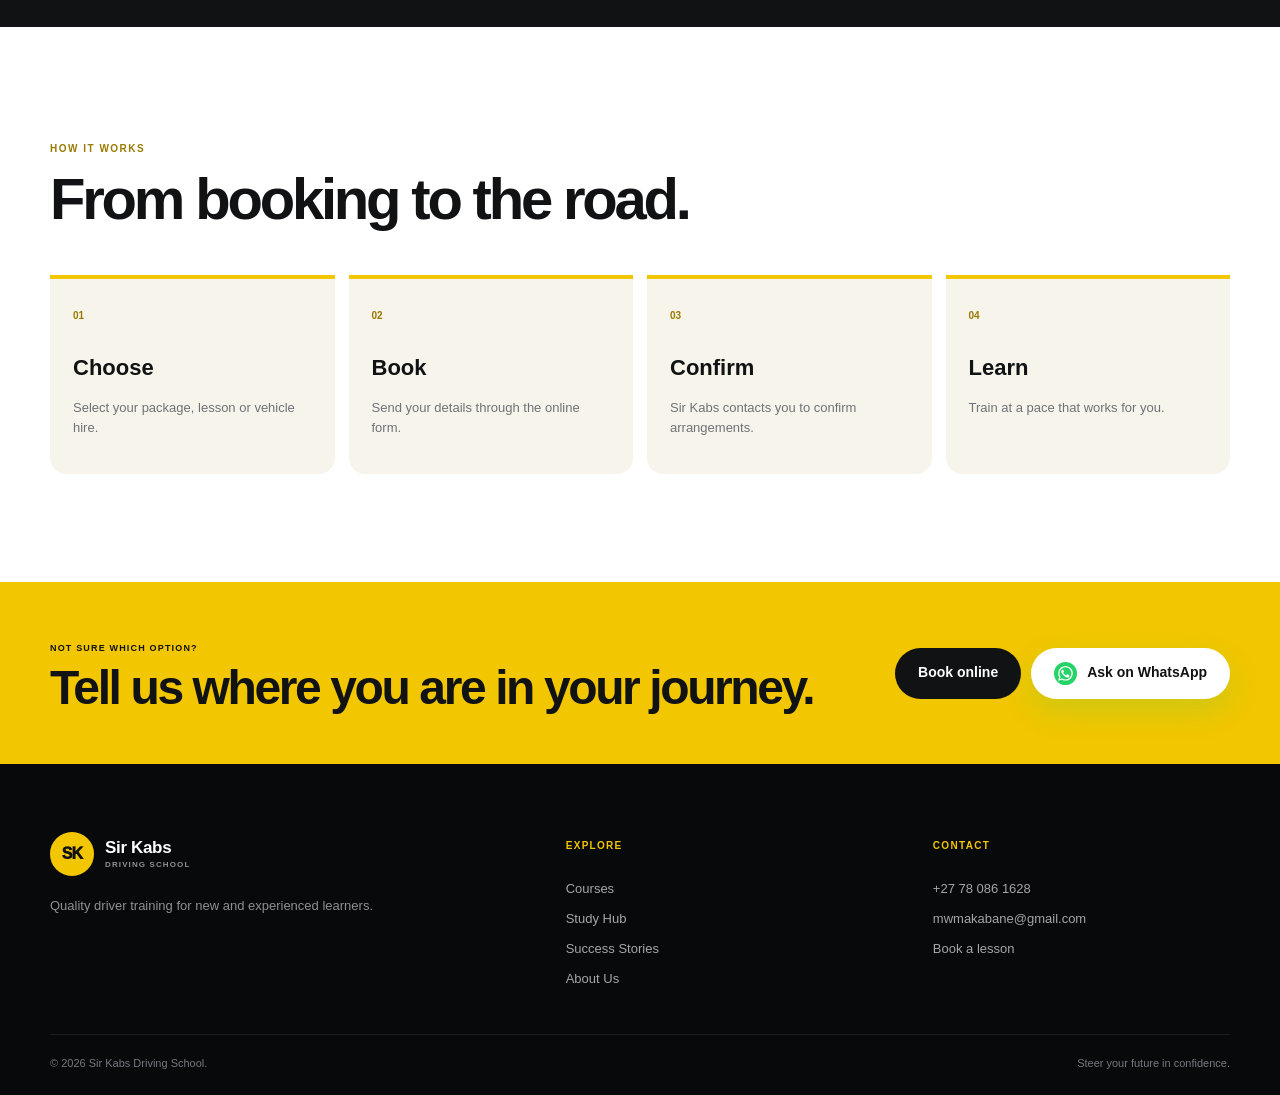
<file: courses.html>
<!DOCTYPE html>

<html lang="en">
<head>
<meta charset="utf-8"/>
<meta content="width=device-width, initial-scale=1.0" name="viewport"/>
<meta content="#111111" name="theme-color"/>
<meta content="View Sir Kabs Driving School Code 8, Code 10, learner's licence and lesson packages." name="description"/>
<title>Courses &amp; Pricing | Sir Kabs Driving School</title>
<link href="assets/favicon.svg" rel="icon" type="image/svg+xml"/>
<link href="style.css" rel="stylesheet"/>
<noscript><style>body{overflow:auto!important}.site-loader{display:none!important}.reveal{opacity:1!important;transform:none!important}</style></noscript></head>
<body class="is-loading" data-page="courses">
<a class="skip-link" href="#main">Skip to content</a><div aria-hidden="true" class="site-loader" id="site-loader"><div class="loader-inner"><div class="loader-mark">SK</div><strong>Sir Kabs Driving School</strong><small>Steer your future</small><div class="loader-track"><span></span></div></div></div>
<div class="topbar"><div class="container topbar-inner"><span>Qualified &amp; Certified • Code 8 &amp; Code 10</span><div class="topbar-links"><a href="tel:+27780861628">+27 78 086 1628</a><a class="top-whatsapp" href="https://wa.me/27780861628" rel="noopener" target="_blank"><img alt="" decoding="async" loading="lazy" src="assets/whatsapp.svg"/> WhatsApp</a></div></div></div>
<header class="site-header"><div class="container nav-wrap"><a class="brand" href="index.html"><span class="brand-mark">SK</span><span class="brand-copy"><strong>Sir Kabs</strong><small>Driving School</small></span></a><button aria-controls="main-nav" aria-expanded="false" aria-label="Open menu" class="menu-toggle"><span></span><span></span><span></span></button><nav class="main-nav" id="main-nav"><a href="index.html">Home</a><a aria-current="page" href="courses.html">Courses</a><a href="study.html">Study Hub</a><a href="success.html">Success Stories</a><a href="about.html">About Us</a><a class="btn btn-sm btn-primary nav-cta" href="booking.html">Book Now</a></nav></div></header>
<main id="main">
<section class="inner-hero compact-hero">
<div class="container inner-hero-grid"><div class="reveal"><span class="eyebrow">Driving school packages</span><h1>Learn. Drive. Pass.</h1><p>Choose a full Code 8 or Code 10 package, get your learner's licence, or build your own package around your budget.</p><div class="hero-actions"><a class="btn btn-primary" href="booking.html">Book now →</a><a class="btn btn-ghost dark" href="#package-builder">Build a package</a><a class="btn btn-ghost dark" href="#pricing">View prices</a></div></div></div>
</section>
<section class="section" id="lessons"><div class="container"><div class="section-heading centered reveal"><span class="kicker">Driving school packages</span><h2>Learn step by step.</h2><p>Choose Code 8, Code 10, a learner's licence package or flexible lessons depending on where you are in your journey.</p></div><div class="course-page-grid">
<article class="course-detail-card featured reveal"><div class="card-media course-media"><img alt="Code 8 car training" decoding="async" loading="lazy" src="assets/car2.jpeg"/></div><div class="course-top"><span class="course-pill">Code 8</span><strong>R6,500</strong></div><h3>Code 8 Package</h3><p>Light motor vehicle training with everything covered, from your first lesson to test day.</p><ul><li>20 driving lessons</li><li>Car hire for test</li><li>Pick-up &amp; drop-off</li><li>Transport to testing centre</li><li>Study materials</li><li>Unlimited test retries*</li></ul><a class="btn btn-primary full" href="booking.html?service=Code%208%20Full%20Course">Book Code 8</a></article>
<article class="course-detail-card reveal"><div class="card-media course-media"><img alt="Code 10 truck training" decoding="async" loading="lazy" src="assets/truck.jpg"/></div><div class="course-top"><span class="course-pill">Code 10</span><strong>R7,650</strong></div><h3>Code 10 Package</h3><p>Structured heavy vehicle training with everything covered, working toward a Code 10 driving licence.</p><ul><li>20 driving lessons</li><li>Truck hire</li><li>Pick-up &amp; drop-off</li><li>Transport to testing centre</li><li>Study materials</li><li>Unlimited test retries*</li></ul><a class="btn btn-dark full" href="booking.html?service=Code%2010%20Full%20Course">Book Code 10</a></article>
<article class="course-detail-card reveal"><div class="card-media course-media"><img alt="Single driving lesson" decoding="async" loading="lazy" src="assets/lesson.jpg"/></div><div class="course-top"><span class="course-pill">Flexible</span><strong>R300 per lesson</strong></div><h3>Create Your Own Package</h3><p>Ideal for extra practice, refreshers and focused preparation before your driving test.</p><ul><li>Choose the services you need</li><li>Flexible package</li><li>Build your package around your budget</li><li>No unlimited test retries</li></ul><a class="btn btn-dark full" href="booking.html?service=Driving%20Lesson">Book a lesson</a></article>
<article class="course-detail-card reveal"><div class="card-media course-media"><img alt="Learner's licence study material" decoding="async" loading="lazy" src="assets/learners.png"/></div><div class="course-top"><span class="course-pill">Learner's licence</span><strong>R2800</strong></div><h3>Learner's Licence Package</h3><p>Everything you need to get your learner's licence, with support at every step.</p><ul><li>Study resources</li><li>Support &amp; communication</li><li>Guidance through the process</li><li>Transport to the driving school/department</li></ul><a class="btn btn-dark full" href="booking.html?service=Learner%20Support">Book learner's licence</a></article>
</div>
<p class="builder-disclaimer" style="text-align:center;margin-top:1.25rem">*Ts &amp; Cs apply. Unlimited test retries apply to the Code 8 and Code 10 packages. Prices may change.</p>
</div></section>
<section class="section package-section" id="package-builder">
<div class="container package-builder-grid">
<div class="package-intro reveal">
<span class="kicker">Create your own package</span>
<h2>Choose only what you need.</h2>
<p>Pick a starting option, add extra lessons at R300 per lesson and choose test-day vehicle hire if you need it. The estimated total updates instantly.</p>
<div class="package-note"><strong>Good to know</strong><span>The Code 8 and Code 10 packages already include 20 lessons, vehicle hire, pick-up &amp; drop-off, transport to the testing centre, study materials and unlimited test retries. Custom packages do not include unlimited test retries.</span></div>
</div>
<div class="package-builder reveal" data-package-builder="">
<div class="builder-field">
<label for="package-base">Start with</label>
<select id="package-base">
<option data-label="Lessons only" value="0">Lessons only</option>
<option data-label="Code 8 Package" value="6500">Code 8 Package — R6,500</option>
<option data-label="Code 10 Package" value="7650">Code 10 Package — R7,650</option>
<option data-label="Learner's Licence Package" value="2800">Learner's Licence Package — R2800</option>
</select>
</div>
<div class="builder-field range-field">
<div class="builder-label-row"><label for="package-hours">Extra lessons</label><strong><span id="package-hours-value">4</span> lessons</strong></div>
<input id="package-hours" max="20" min="0" step="1" type="range" value="4"/>
<div class="range-scale"><span>0</span><span>10</span><span>20</span></div>
</div>
<div class="builder-field">
<span class="builder-label">Test-day vehicle</span>
<div class="builder-choice-grid">
<label class="builder-choice"><input checked="" data-label="No vehicle hire" name="package_vehicle" type="radio" value="0"/><span>None<small>R0</small></span></label>
<label class="builder-choice"><input data-label="Car Hire" name="package_vehicle" type="radio" value="500"/><span>Car<small>+ R500</small></span></label>
<label class="builder-choice"><input data-label="Truck Hire" name="package_vehicle" type="radio" value="650"/><span>Truck<small>+ R650</small></span></label>
</div>
<p class="builder-disclaimer" id="package-included-note" hidden="">Vehicle hire is already included in this package.</p>
</div>
<label class="builder-check"><input id="package-study" type="checkbox"/><span><strong>Add learner / study support</strong><small>Price to be confirmed</small></span></label>
<div class="package-summary">
<div><span>Your package</span><strong id="package-summary-text">4 extra lessons</strong></div>
<div class="package-total"><span>Estimated total</span><strong id="package-total">R1,200</strong></div>
</div>
<a class="btn btn-primary full" href="booking.html?service=Custom%20Package" id="package-book-button">Continue with this package →</a>
<p class="builder-disclaimer">This is an estimate based on the listed prices. Sir Kabs confirms final availability and arrangements.</p>
</div>
</div>
</section>
<section class="section soft-section" id="hire"><div class="container hire-grid"><div class="reveal"><span class="kicker">Test-day support</span><h2>Need a vehicle for your test?</h2><p>Vehicle hire is included in the Code 8 and Code 10 packages. If you are building your own package, book the vehicle you need and use the notes section on the booking form to tell us your test date and traffic department.</p><a class="text-link strong" href="#package-builder">Or add vehicle hire to a custom package →</a></div><div class="hire-cards"><a class="hire-card reveal" href="booking.html?service=Car%20Hire"><div class="card-media hire-media"><img alt="Sir Kabs car available for hire" decoding="async" loading="lazy" src="assets/car1.jpeg"/></div><span>Car hire</span><strong>R500</strong><small>Book for test day →</small></a><a class="hire-card reveal" href="booking.html?service=Truck%20Hire"><div class="card-media hire-media"><img alt="Truck available for Code 10 test day hire" decoding="async" loading="lazy" src="assets/truck.jpg"/></div><span>Truck hire</span><strong>R650</strong><small>Book for test day →</small></a></div></div></section>
<section class="section dark-section" id="pricing"><div class="container"><div class="section-heading light reveal"><span class="kicker">Price overview</span><h2>Simple, clear pricing.</h2><p>Code 8 and Code 10 packages include pick-up &amp; drop-off and transport to the testing centre. *Ts &amp; Cs apply. Prices may change.</p></div><div class="price-table reveal"><div><span>Code 8 Package</span><strong>R6500</strong><a href="booking.html?service=Code%208%20Full%20Course">Book →</a></div><div><span>Code 10 Package</span><strong>R7650</strong><a href="booking.html?service=Code%2010%20Full%20Course">Book →</a></div><div><span>Learner's Licence</span><strong>R2800</strong><a href="booking.html?service=Learner%20Support">Book →</a></div><div><span>Driving Lesson</span><strong>R300 per lesson</strong><a href="booking.html?service=Driving%20Lesson">Book →</a></div><div><span>Car Hire</span><strong>R500</strong><a href="booking.html?service=Car%20Hire">Book →</a></div><div><span>Truck Hire</span><strong>R650</strong><a href="booking.html?service=Truck%20Hire">Book →</a></div></div></div></section>
<section class="section"><div class="container lesson-steps"><div class="section-heading reveal"><span class="kicker">How it works</span><h2>From booking to the road.</h2></div><div class="steps-grid"><div class="reveal"><b>01</b><h3>Choose</h3><p>Select your package, lesson or vehicle hire.</p></div><div class="reveal"><b>02</b><h3>Book</h3><p>Send your details through the online form.</p></div><div class="reveal"><b>03</b><h3>Confirm</h3><p>Sir Kabs contacts you to confirm arrangements.</p></div><div class="reveal"><b>04</b><h3>Learn</h3><p>Train at a pace that works for you.</p></div></div></div></section>
<section class="cta-band"><div class="container cta-band-inner"><div><span>Not sure which option?</span><h2>Tell us where you are in your journey.</h2></div><div class="cta-actions"><a class="btn btn-dark" href="booking.html">Book online</a><a class="btn btn-whatsapp light" href="https://wa.me/27780861628?text=Hi%20Sir%20Kabs%2C%20I%20need%20help%20choosing%20the%20right%20course." rel="noopener" target="_blank"><img alt="" decoding="async" loading="lazy" src="assets/whatsapp.svg"/> Ask on WhatsApp</a></div></div></section>
</main>
<footer class="site-footer"><div class="container footer-grid"><div class="footer-brand"><a class="brand brand-light" href="index.html"><span class="brand-mark">SK</span><span class="brand-copy"><strong>Sir Kabs</strong><small>Driving School</small></span></a><p>Quality driver training for new and experienced learners.</p></div><div><h3>Explore</h3><a href="courses.html">Courses</a><a href="study.html">Study Hub</a><a href="success.html">Success Stories</a><a href="about.html">About Us</a></div><div><h3>Contact</h3><a href="tel:+27780861628">+27 78 086 1628</a><a href="mailto:mwmakabane@gmail.com">mwmakabane@gmail.com</a><a href="booking.html">Book a lesson</a></div></div><div class="container footer-bottom"><span>© <span id="year"></span> Sir Kabs Driving School.</span><span>Steer your future in confidence.</span></div></footer>
<a aria-label="Chat on WhatsApp" class="whatsapp-float" href="https://wa.me/27780861628" rel="noopener" target="_blank"><img alt="" decoding="async" loading="lazy" src="assets/whatsapp.svg"/></a><a class="mobile-book" href="booking.html">Book Now</a><div aria-live="polite" class="toast" id="toast" role="status"></div><script src="script.js"></script>
</body>
</html>
</file>
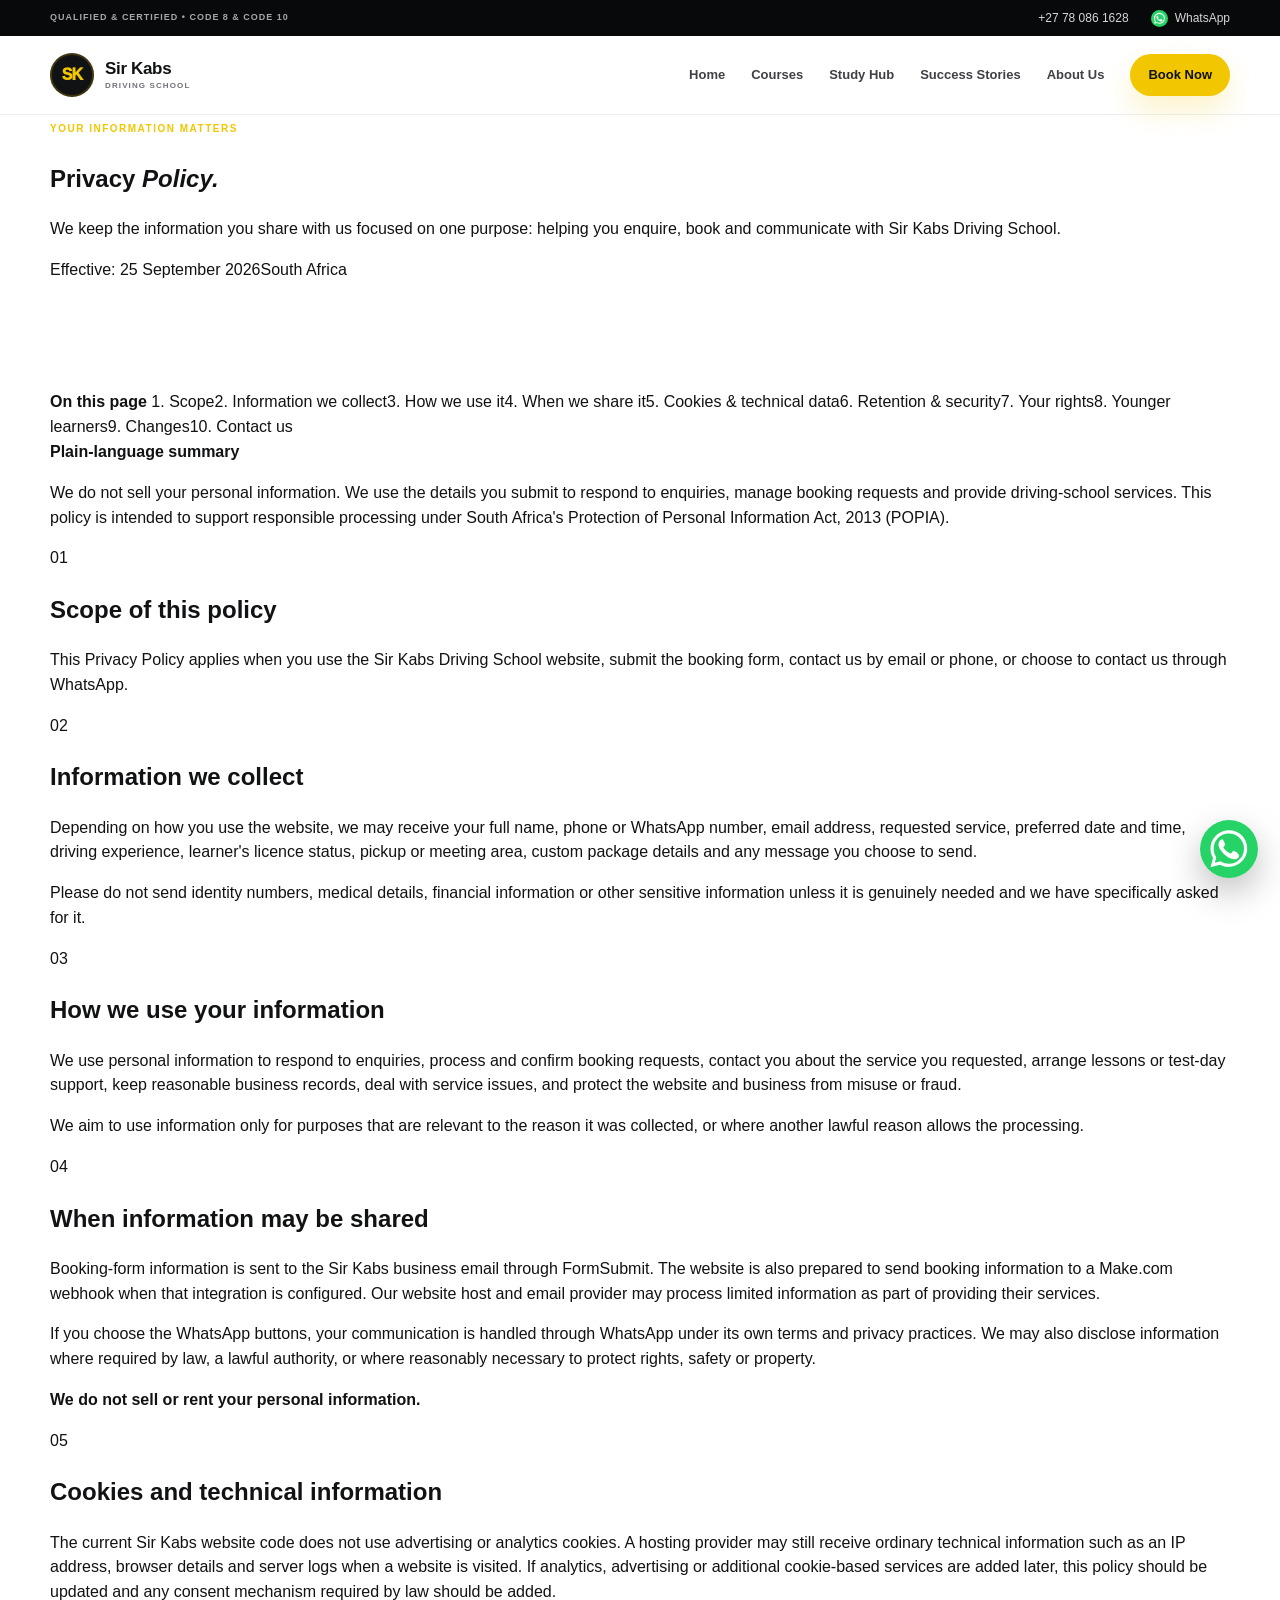
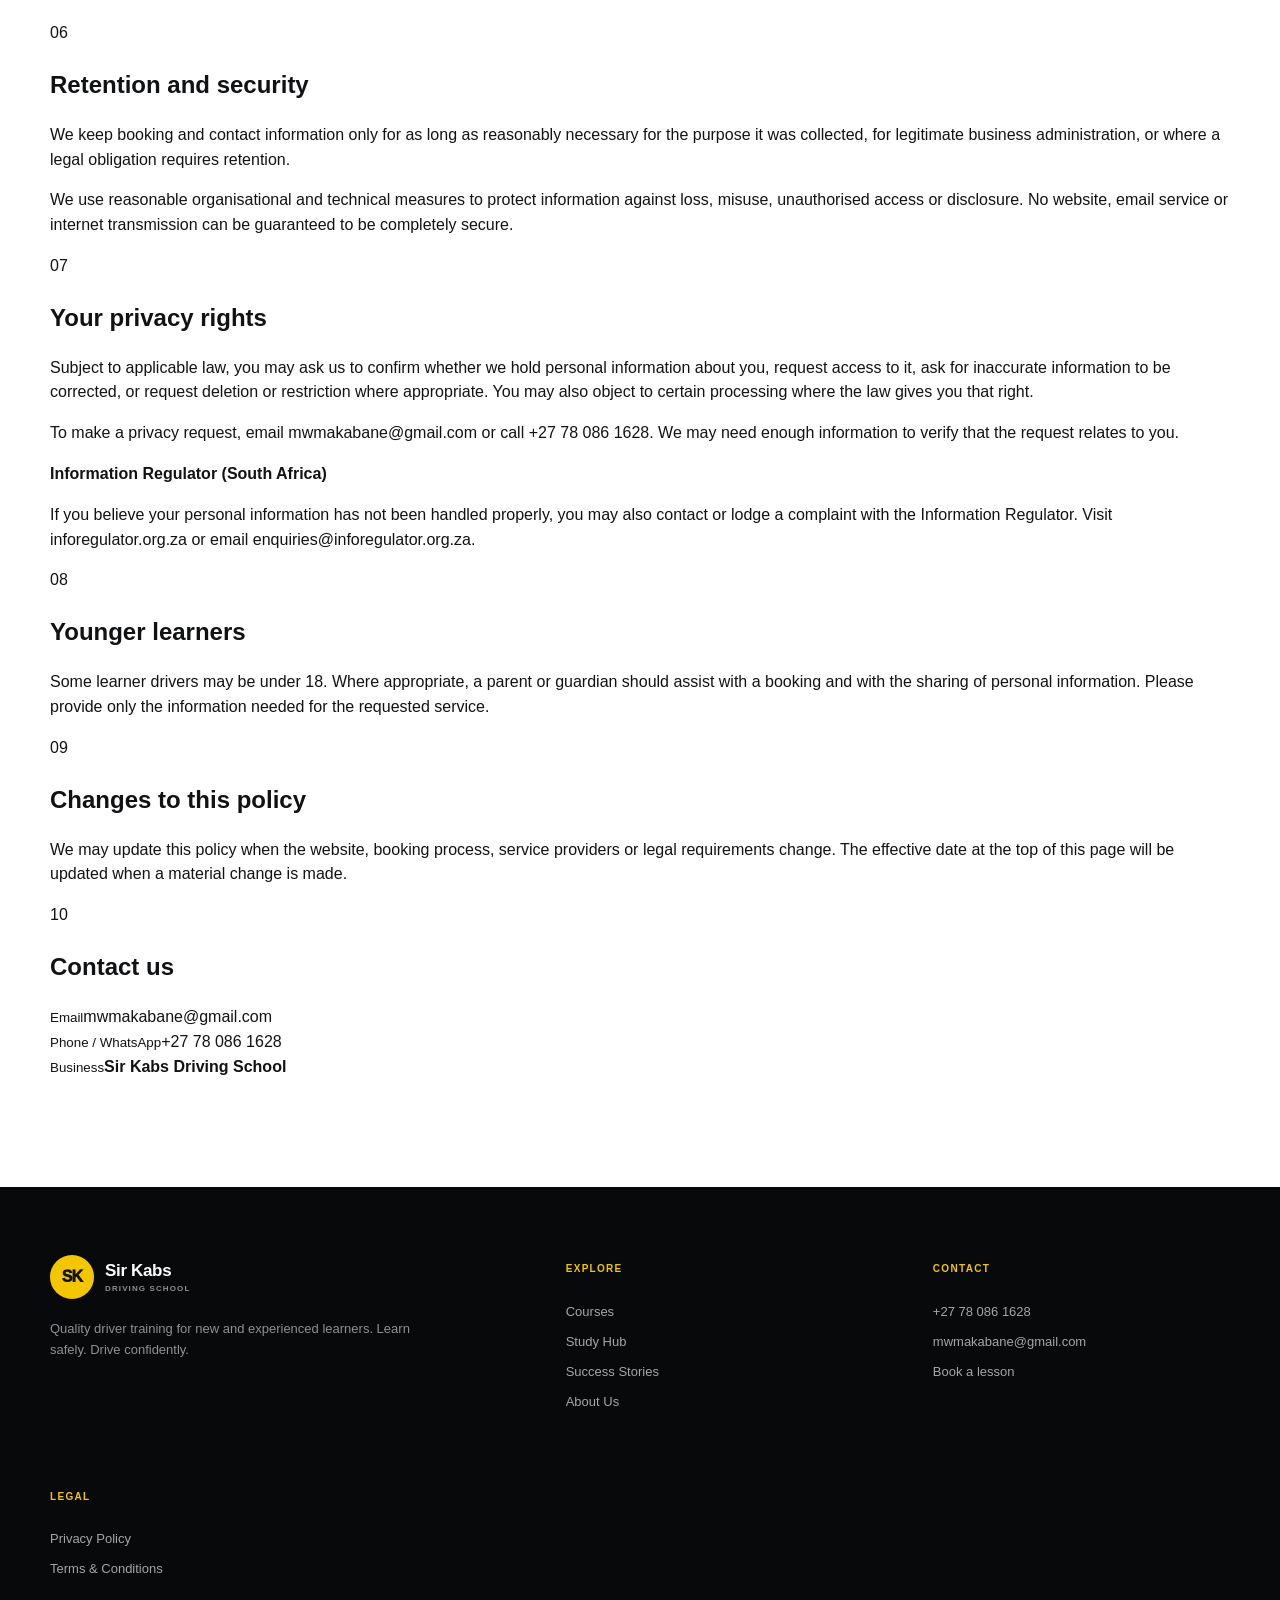
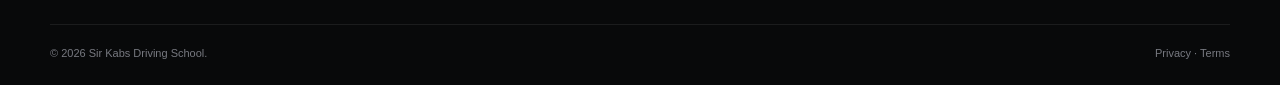
<file: privacy.html>
<!DOCTYPE html>
<html lang="en">
<head>
<meta charset="utf-8"/>
<meta content="width=device-width, initial-scale=1.0" name="viewport"/>
<meta content="#111111" name="theme-color"/>
<link href="assets/favicon.svg" rel="icon" type="image/svg+xml"/>
<link href="style.css" rel="stylesheet"/>
<noscript><style>body{overflow:auto!important}.site-loader{display:none!important}.reveal{opacity:1!important;transform:none!important}</style></noscript>
<meta name="description" content="Privacy Policy for Sir Kabs Driving School, including how booking and contact information is collected, used and protected."/>
<title>Privacy Policy | Sir Kabs Driving School</title>
</head>
<body class="is-loading" data-page="privacy">
<a class="skip-link" href="#main">Skip to content</a>
<div aria-hidden="true" class="site-loader" id="site-loader"><div class="loader-inner"><div class="loader-mark">SK</div><strong>Sir Kabs Driving School</strong><small>Steer your future</small><div class="loader-track"><span></span></div></div></div>
<div class="topbar"><div class="container topbar-inner"><span>Qualified &amp; Certified • Code 8 &amp; Code 10</span><div class="topbar-links"><a href="tel:+27780861628">+27 78 086 1628</a><a class="top-whatsapp" href="https://wa.me/27780861628" rel="noopener" target="_blank"><img alt="" decoding="async" loading="lazy" src="assets/whatsapp.svg"/> WhatsApp</a></div></div></div>
<header class="site-header"><div class="container nav-wrap"><a class="brand" href="index.html"><span class="brand-mark">SK</span><span class="brand-copy"><strong>Sir Kabs</strong><small>Driving School</small></span></a><button aria-controls="main-nav" aria-expanded="false" aria-label="Open menu" class="menu-toggle"><span></span><span></span><span></span></button><nav class="main-nav" id="main-nav"><a href="index.html">Home</a><a href="courses.html">Courses</a><a href="study.html">Study Hub</a><a href="success.html">Success Stories</a><a href="about.html">About Us</a><a class="btn btn-sm btn-primary nav-cta" href="booking.html">Book Now</a></nav></div></header>
<main id="main" class="legal-page">
<section class="legal-hero">
  <div class="container legal-hero-inner reveal">
    <span class="eyebrow">Your information matters</span>
    <h1>Privacy <em>Policy.</em></h1>
    <p>We keep the information you share with us focused on one purpose: helping you enquire, book and communicate with Sir Kabs Driving School.</p>
    <div class="legal-meta"><span>Effective: 25 September 2026</span><span>South Africa</span></div>
  </div>
</section>
<section class="section legal-section-wrap">
  <div class="container legal-layout">
    <aside class="legal-toc reveal" aria-label="Privacy Policy contents">
      <strong>On this page</strong>
      <a href="#scope">1. Scope</a><a href="#collect">2. Information we collect</a><a href="#use">3. How we use it</a><a href="#share">4. When we share it</a><a href="#cookies">5. Cookies &amp; technical data</a><a href="#retention">6. Retention &amp; security</a><a href="#rights">7. Your rights</a><a href="#children">8. Younger learners</a><a href="#changes">9. Changes</a><a href="#contact">10. Contact us</a>
    </aside>
    <article class="legal-content reveal">
      <div class="legal-intro-card"><strong>Plain-language summary</strong><p>We do not sell your personal information. We use the details you submit to respond to enquiries, manage booking requests and provide driving-school services. This policy is intended to support responsible processing under South Africa's Protection of Personal Information Act, 2013 (POPIA).</p></div>
      <section id="scope"><span class="legal-number">01</span><h2>Scope of this policy</h2><p>This Privacy Policy applies when you use the Sir Kabs Driving School website, submit the booking form, contact us by email or phone, or choose to contact us through WhatsApp.</p></section>
      <section id="collect"><span class="legal-number">02</span><h2>Information we collect</h2><p>Depending on how you use the website, we may receive your full name, phone or WhatsApp number, email address, requested service, preferred date and time, driving experience, learner's licence status, pickup or meeting area, custom package details and any message you choose to send.</p><p>Please do not send identity numbers, medical details, financial information or other sensitive information unless it is genuinely needed and we have specifically asked for it.</p></section>
      <section id="use"><span class="legal-number">03</span><h2>How we use your information</h2><p>We use personal information to respond to enquiries, process and confirm booking requests, contact you about the service you requested, arrange lessons or test-day support, keep reasonable business records, deal with service issues, and protect the website and business from misuse or fraud.</p><p>We aim to use information only for purposes that are relevant to the reason it was collected, or where another lawful reason allows the processing.</p></section>
      <section id="share"><span class="legal-number">04</span><h2>When information may be shared</h2><p>Booking-form information is sent to the Sir Kabs business email through FormSubmit. The website is also prepared to send booking information to a Make.com webhook when that integration is configured. Our website host and email provider may process limited information as part of providing their services.</p><p>If you choose the WhatsApp buttons, your communication is handled through WhatsApp under its own terms and privacy practices. We may also disclose information where required by law, a lawful authority, or where reasonably necessary to protect rights, safety or property.</p><p><strong>We do not sell or rent your personal information.</strong></p></section>
      <section id="cookies"><span class="legal-number">05</span><h2>Cookies and technical information</h2><p>The current Sir Kabs website code does not use advertising or analytics cookies. A hosting provider may still receive ordinary technical information such as an IP address, browser details and server logs when a website is visited. If analytics, advertising or additional cookie-based services are added later, this policy should be updated and any consent mechanism required by law should be added.</p></section>
      <section id="retention"><span class="legal-number">06</span><h2>Retention and security</h2><p>We keep booking and contact information only for as long as reasonably necessary for the purpose it was collected, for legitimate business administration, or where a legal obligation requires retention.</p><p>We use reasonable organisational and technical measures to protect information against loss, misuse, unauthorised access or disclosure. No website, email service or internet transmission can be guaranteed to be completely secure.</p></section>
      <section id="rights"><span class="legal-number">07</span><h2>Your privacy rights</h2><p>Subject to applicable law, you may ask us to confirm whether we hold personal information about you, request access to it, ask for inaccurate information to be corrected, or request deletion or restriction where appropriate. You may also object to certain processing where the law gives you that right.</p><p>To make a privacy request, email <a href="mailto:mwmakabane@gmail.com">mwmakabane@gmail.com</a> or call <a href="tel:+27780861628">+27 78 086 1628</a>. We may need enough information to verify that the request relates to you.</p><div class="legal-note"><strong>Information Regulator (South Africa)</strong><p>If you believe your personal information has not been handled properly, you may also contact or lodge a complaint with the Information Regulator. Visit <a href="https://inforegulator.org.za/" target="_blank" rel="noopener">inforegulator.org.za</a> or email <a href="mailto:enquiries@inforegulator.org.za">enquiries@inforegulator.org.za</a>.</p></div></section>
      <section id="children"><span class="legal-number">08</span><h2>Younger learners</h2><p>Some learner drivers may be under 18. Where appropriate, a parent or guardian should assist with a booking and with the sharing of personal information. Please provide only the information needed for the requested service.</p></section>
      <section id="changes"><span class="legal-number">09</span><h2>Changes to this policy</h2><p>We may update this policy when the website, booking process, service providers or legal requirements change. The effective date at the top of this page will be updated when a material change is made.</p></section>
      <section id="contact"><span class="legal-number">10</span><h2>Contact us</h2><div class="legal-contact-card"><div><small>Email</small><a href="mailto:mwmakabane@gmail.com">mwmakabane@gmail.com</a></div><div><small>Phone / WhatsApp</small><a href="tel:+27780861628">+27 78 086 1628</a></div><div><small>Business</small><strong>Sir Kabs Driving School</strong></div></div></section>
    </article>
  </div>
</section>
</main>
<footer class="site-footer">
<div class="container footer-grid">
<div class="footer-brand"><a class="brand brand-light" href="index.html"><span class="brand-mark">SK</span><span class="brand-copy"><strong>Sir Kabs</strong><small>Driving School</small></span></a><p>Quality driver training for new and experienced learners. Learn safely. Drive confidently.</p></div>
<div><h3>Explore</h3><a href="courses.html">Courses</a><a href="study.html">Study Hub</a><a href="success.html">Success Stories</a><a href="about.html">About Us</a></div>
<div><h3>Contact</h3><a href="tel:+27780861628">+27 78 086 1628</a><a href="mailto:mwmakabane@gmail.com">mwmakabane@gmail.com</a><a href="booking.html">Book a lesson</a></div>
<div><h3>Legal</h3><a href="privacy.html">Privacy Policy</a><a href="terms.html">Terms &amp; Conditions</a></div>
</div>
<div class="container footer-bottom"><span>© <span id="year"></span> Sir Kabs Driving School.</span><span><a href="privacy.html">Privacy</a> · <a href="terms.html">Terms</a></span></div>
</footer>
<a aria-label="Chat with Sir Kabs on WhatsApp" class="whatsapp-float" href="https://wa.me/27780861628?text=Hi%20Sir%20Kabs%20Driving%20School%2C%20I%20need%20help." rel="noopener" target="_blank"><img alt="" decoding="async" loading="lazy" src="assets/whatsapp.svg"/></a>
<a class="mobile-book" href="booking.html">Book Now</a>
<div aria-live="polite" class="toast" id="toast" role="status"></div>
<script src="script.js"></script>
</body>
</html>
</file>
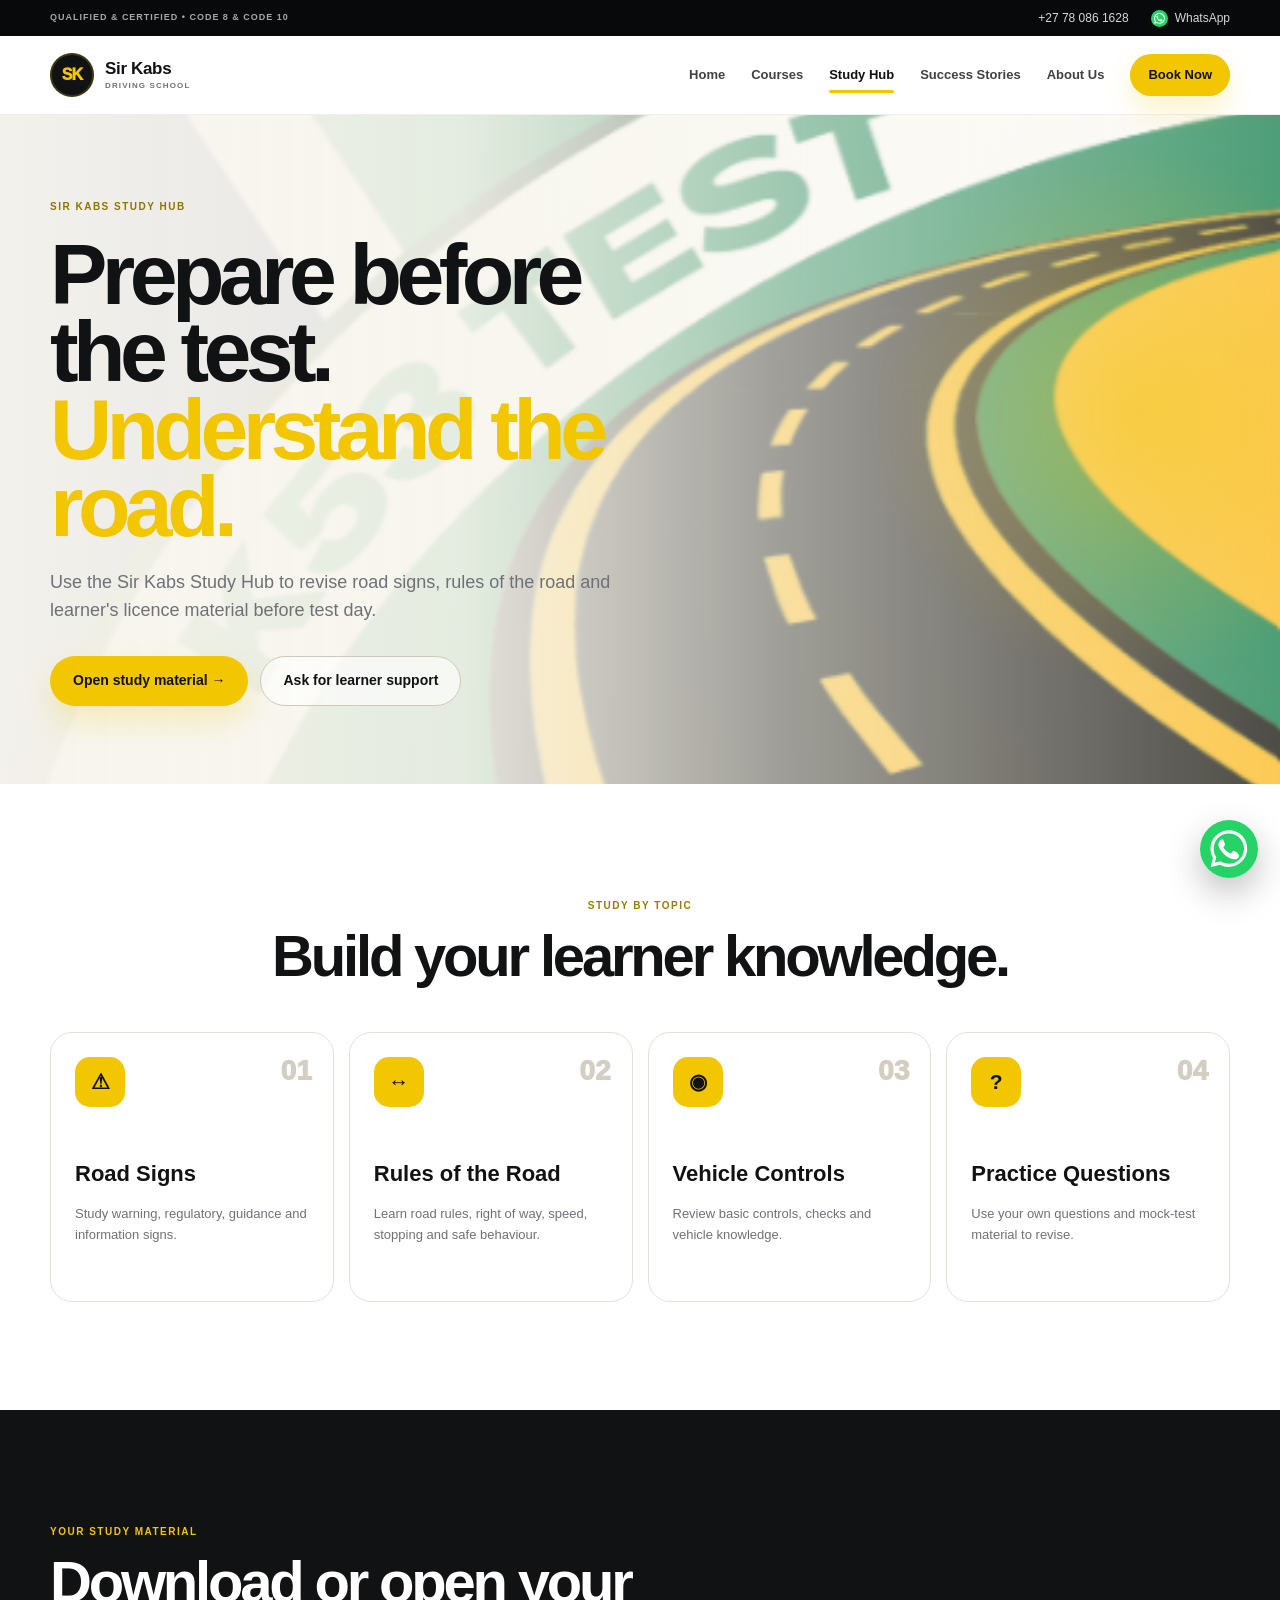
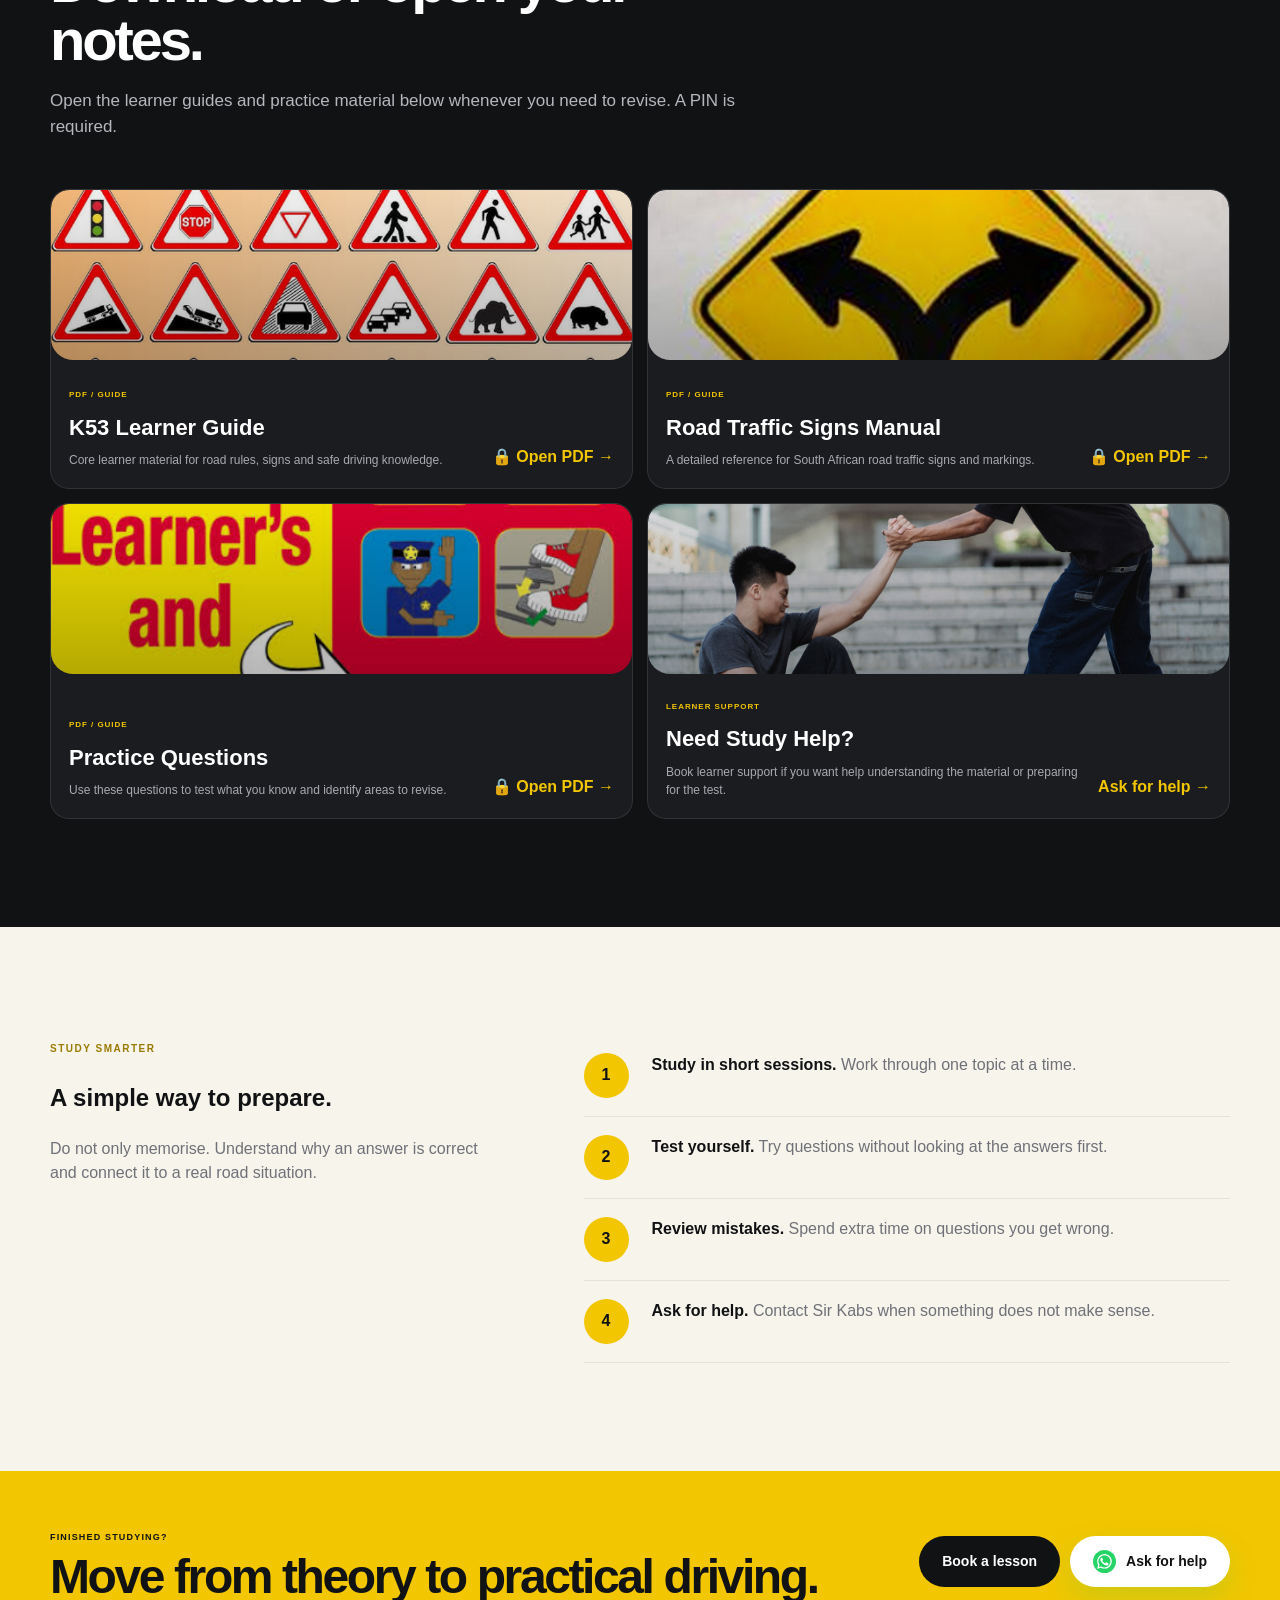
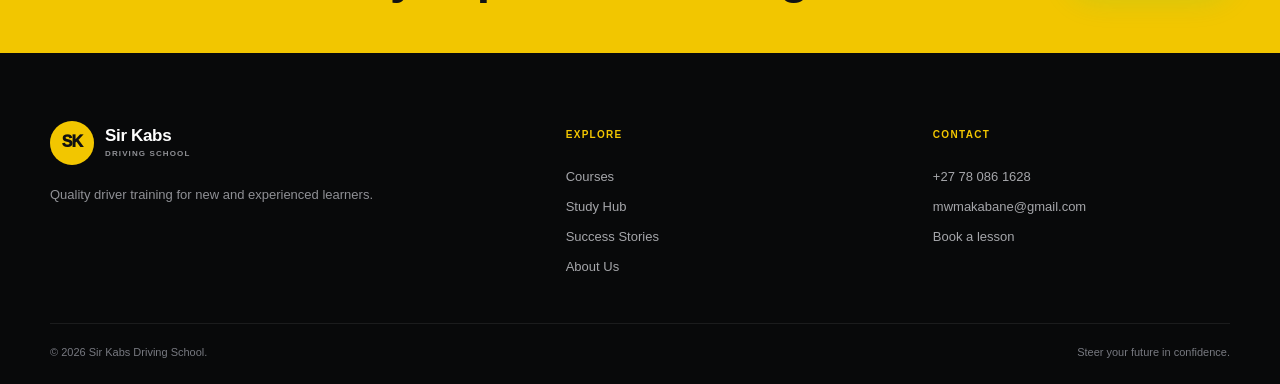
<file: study.html>
<!DOCTYPE html>

<html lang="en">
<head>
<meta charset="utf-8"/>
<meta content="width=device-width, initial-scale=1.0" name="viewport"/>
<meta content="#111111" name="theme-color"/>
<meta content="Sir Kabs Study Hub — learner's licence notes, road signs, rules of the road and practice material." name="description"/>
<title>Study Hub | Sir Kabs Driving School</title>
<link href="assets/favicon.svg" rel="icon" type="image/svg+xml"/>
<link href="style.css" rel="stylesheet"/>
<link href="pin-gate.css" rel="stylesheet"/>
<noscript><style>body{overflow:auto!important}.site-loader{display:none!important}.reveal{opacity:1!important;transform:none!important}</style></noscript></head>
<body class="is-loading" data-page="study">
<a class="skip-link" href="#main">Skip to content</a><div aria-hidden="true" class="site-loader" id="site-loader"><div class="loader-inner"><div class="loader-mark">SK</div><strong>Sir Kabs Driving School</strong><small>Steer your future</small><div class="loader-track"><span></span></div></div></div>
<div class="topbar"><div class="container topbar-inner"><span>Qualified &amp; Certified • Code 8 &amp; Code 10</span><div class="topbar-links"><a href="tel:+27780861628">+27 78 086 1628</a><a class="top-whatsapp" href="https://wa.me/27780861628" rel="noopener" target="_blank"><img alt="" decoding="async" loading="lazy" src="assets/whatsapp.svg"/> WhatsApp</a></div></div></div>
<header class="site-header"><div class="container nav-wrap"><a class="brand" href="index.html"><span class="brand-mark">SK</span><span class="brand-copy"><strong>Sir Kabs</strong><small>Driving School</small></span></a><button aria-controls="main-nav" aria-expanded="false" aria-label="Open menu" class="menu-toggle"><span></span><span></span><span></span></button><nav class="main-nav" id="main-nav"><a href="index.html">Home</a><a href="courses.html">Courses</a><a aria-current="page" href="study.html">Study Hub</a><a href="success.html">Success Stories</a><a href="about.html">About Us</a><a class="btn btn-sm btn-primary nav-cta" href="booking.html">Book Now</a></nav></div></header>
<main id="main">
<section class="study-hero">
<div class="container study-hero-grid">
<div class="reveal"><span class="eyebrow">Sir Kabs Study Hub</span><h1>Prepare before the test.<br/><em>Understand the road.</em></h1><p>Use the Sir Kabs Study Hub to revise road signs, rules of the road and learner's licence material before test day.</p><div class="hero-actions"><a class="btn btn-primary" href="#materials">Open study material →</a><a class="btn btn-ghost dark" href="booking.html?service=Learner%20Support">Ask for learner support</a></div></div>

</section>
<section class="section"><div class="container"><div class="section-heading centered reveal"><span class="kicker">Study by topic</span><h2>Build your learner knowledge.</h2></div><div class="topic-grid"><article class="topic-card reveal"><span>01</span><div class="topic-symbol">⚠</div><h3>Road Signs</h3><p>Study warning, regulatory, guidance and information signs.</p></article><article class="topic-card reveal"><span>02</span><div class="topic-symbol">↔</div><h3>Rules of the Road</h3><p>Learn road rules, right of way, speed, stopping and safe behaviour.</p></article><article class="topic-card reveal"><span>03</span><div class="topic-symbol">◉</div><h3>Vehicle Controls</h3><p>Review basic controls, checks and vehicle knowledge.</p></article><article class="topic-card reveal"><span>04</span><div class="topic-symbol">?</div><h3>Practice Questions</h3><p>Use your own questions and mock-test material to revise.</p></article></div></div></section>
<section class="section dark-section" id="materials">
<div class="container">
<div class="section-heading light reveal"><span class="kicker">Your study material</span><h2>Download or open your notes.</h2><p>Open the learner guides and practice material below whenever you need to revise. A PIN is required.</p></div>
<div class="material-grid">
<a class="material-card reveal material-link" href="#" data-href="study-material/K53-for-Learners.pdf" rel="noopener" target="_blank"><div class="card-media material-media"><img alt="K53 learner study material" decoding="async" loading="lazy" src="assets/learners.png"/></div><div class="material-card-body"><div class="material-copy"><small>PDF / GUIDE</small><h3>K53 Learner Guide</h3><p>Core learner material for road rules, signs and safe driving knowledge.</p></div><span>Open PDF →</span></div></a>
<a class="material-card reveal material-link" href="#" data-href="study-material/2 manual on road traffic signs jun 2012 final.pdf" rel="noopener" target="_blank"><div class="card-media material-media"><img alt="Road traffic signs reference guide" decoding="async" loading="lazy" src="assets/road-sign-direction.jpg"/></div><div class="material-card-body"><div class="material-copy"><small>PDF / GUIDE</small><h3>Road Traffic Signs Manual</h3><p>A detailed reference for South African road traffic signs and markings.</p></div><span>Open PDF →</span></div></a>
<a class="material-card reveal material-link" href="#" data-href="study-material/qustions.pdf" rel="noopener" target="_blank"><div class="card-media material-media"><img alt="Practice questions and mock learner preparation" decoding="async" loading="lazy" src="k53.png"/></div><div class="material-card-body"><div class="material-copy"><small>PDF / GUIDE</small><h3>Practice Questions</h3><p>Use these questions to test what you know and identify areas to revise.</p></div><span>Open PDF →</span></div></a>
<a class="material-card reveal" href="booking.html?service=Learner%20Support"><div class="card-media material-media"><img alt="Instructor support for learner preparation" decoding="async" loading="lazy" src="assets/help.jpg"/></div><div class="material-card-body"><div class="material-copy"><small>LEARNER SUPPORT</small><h3>Need Study Help?</h3><p>Book learner support if you want help understanding the material or preparing for the test.</p></div><span>Ask for help →</span></div></a>
</div>
</div>
</section>
<section class="section soft-section"><div class="container tips-grid"><div class="reveal"><span class="kicker">Study smarter</span><h2>A simple way to prepare.</h2><p>Do not only memorise. Understand why an answer is correct and connect it to a real road situation.</p></div><div class="tips-list reveal"><div><b>1</b><p><strong>Study in short sessions.</strong> Work through one topic at a time.</p></div><div><b>2</b><p><strong>Test yourself.</strong> Try questions without looking at the answers first.</p></div><div><b>3</b><p><strong>Review mistakes.</strong> Spend extra time on questions you get wrong.</p></div><div><b>4</b><p><strong>Ask for help.</strong> Contact Sir Kabs when something does not make sense.</p></div></div></div></section>
<section class="cta-band"><div class="container cta-band-inner"><div><span>Finished studying?</span><h2>Move from theory to practical driving.</h2></div><div class="cta-actions"><a class="btn btn-dark" href="booking.html?service=Driving%20Lesson">Book a lesson</a><a class="btn btn-whatsapp light" href="https://wa.me/27780861628?text=Hi%20Sir%20Kabs%2C%20I%20need%20help%20with%20learner%20preparation." rel="noopener" target="_blank"><img alt="" decoding="async" loading="lazy" src="assets/whatsapp.svg"/> Ask for help</a></div></div></section>
</main>
<footer class="site-footer"><div class="container footer-grid"><div class="footer-brand"><a class="brand brand-light" href="index.html"><span class="brand-mark">SK</span><span class="brand-copy"><strong>Sir Kabs</strong><small>Driving School</small></span></a><p>Quality driver training for new and experienced learners.</p></div><div><h3>Explore</h3><a href="courses.html">Courses</a><a href="study.html">Study Hub</a><a href="success.html">Success Stories</a><a href="about.html">About Us</a></div><div><h3>Contact</h3><a href="tel:+27780861628">+27 78 086 1628</a><a href="mailto:mwmakabane@gmail.com">mwmakabane@gmail.com</a><a href="booking.html">Book a lesson</a></div></div><div class="container footer-bottom"><span>© <span id="year"></span> Sir Kabs Driving School.</span><span>Steer your future in confidence.</span></div></footer>
<a aria-label="Chat on WhatsApp" class="whatsapp-float" href="https://wa.me/27780861628" rel="noopener" target="_blank"><img alt="" decoding="async" loading="lazy" src="assets/whatsapp.svg"/></a><a class="mobile-book" href="booking.html">Book Now</a><div aria-live="polite" class="toast" id="toast" role="status"></div><script src="script.js"></script>
<script src="pin-gate.js"></script>
</body>
</html>
</file>
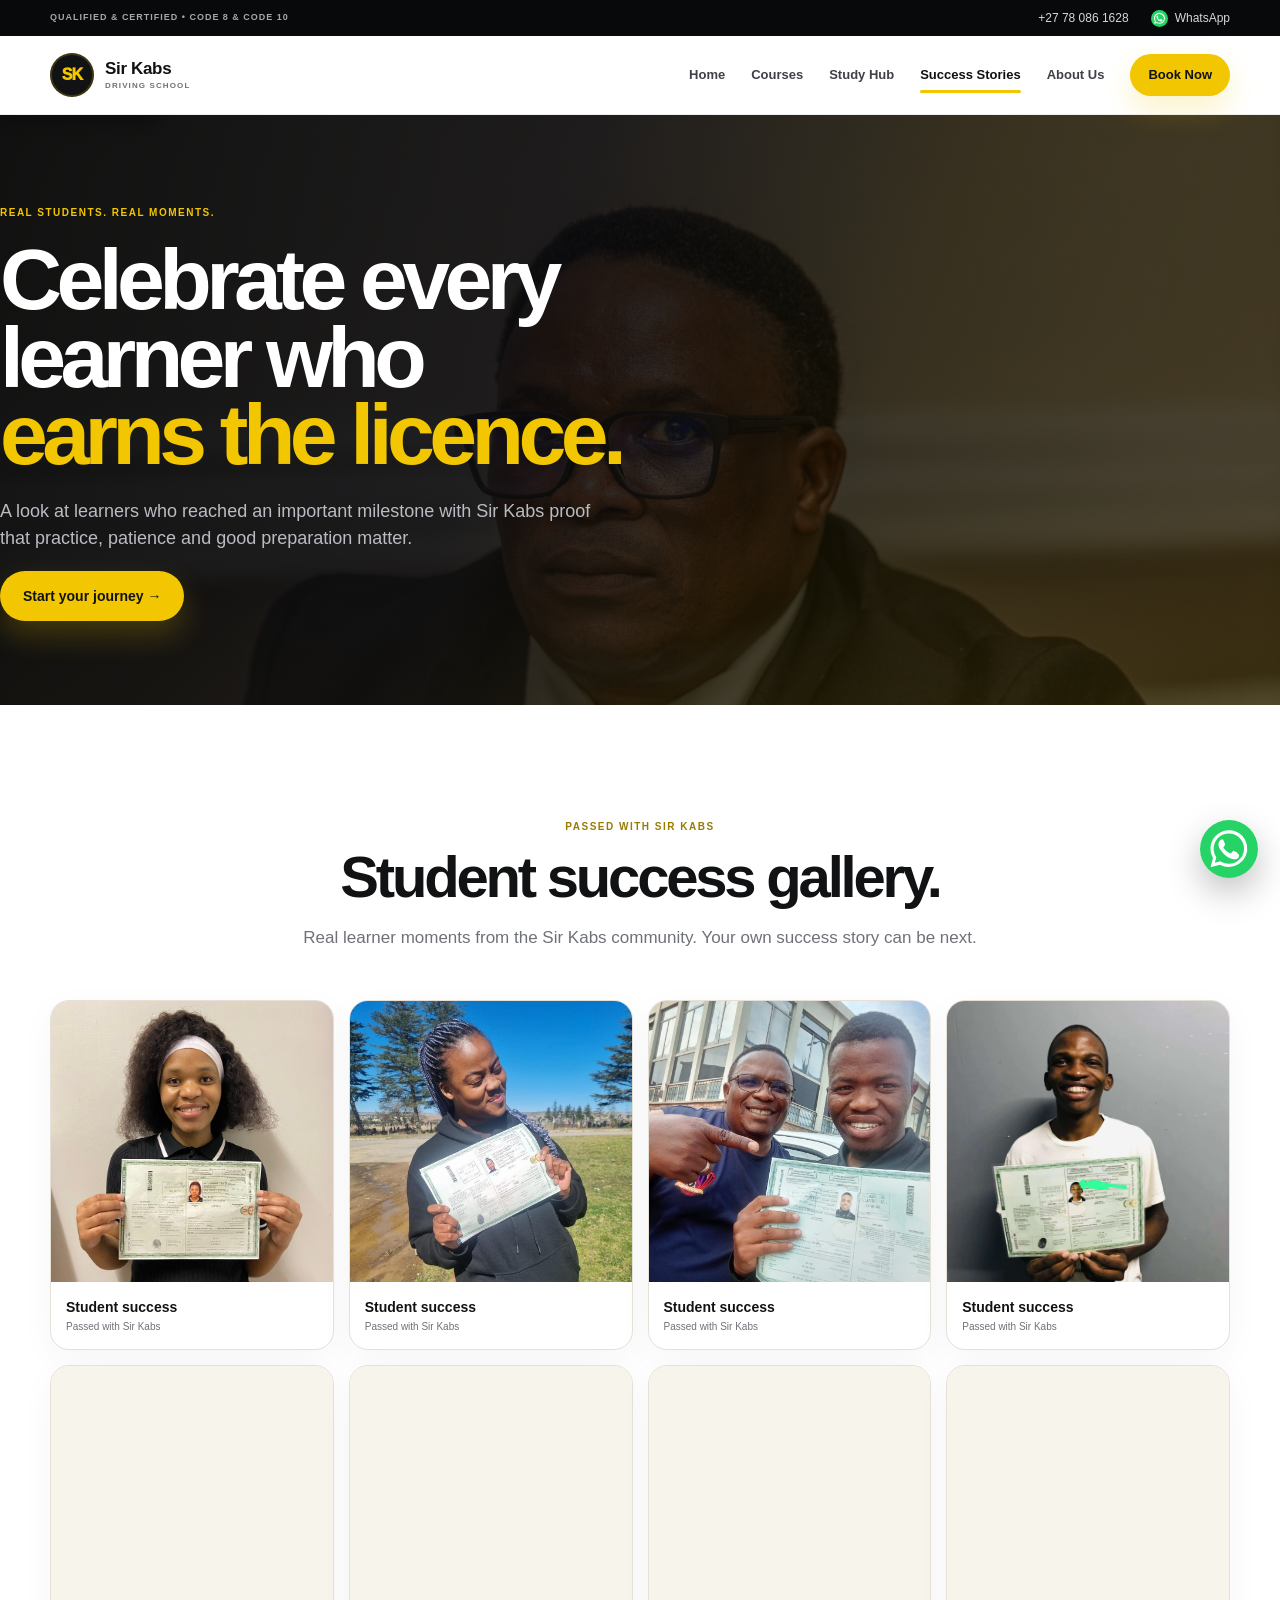
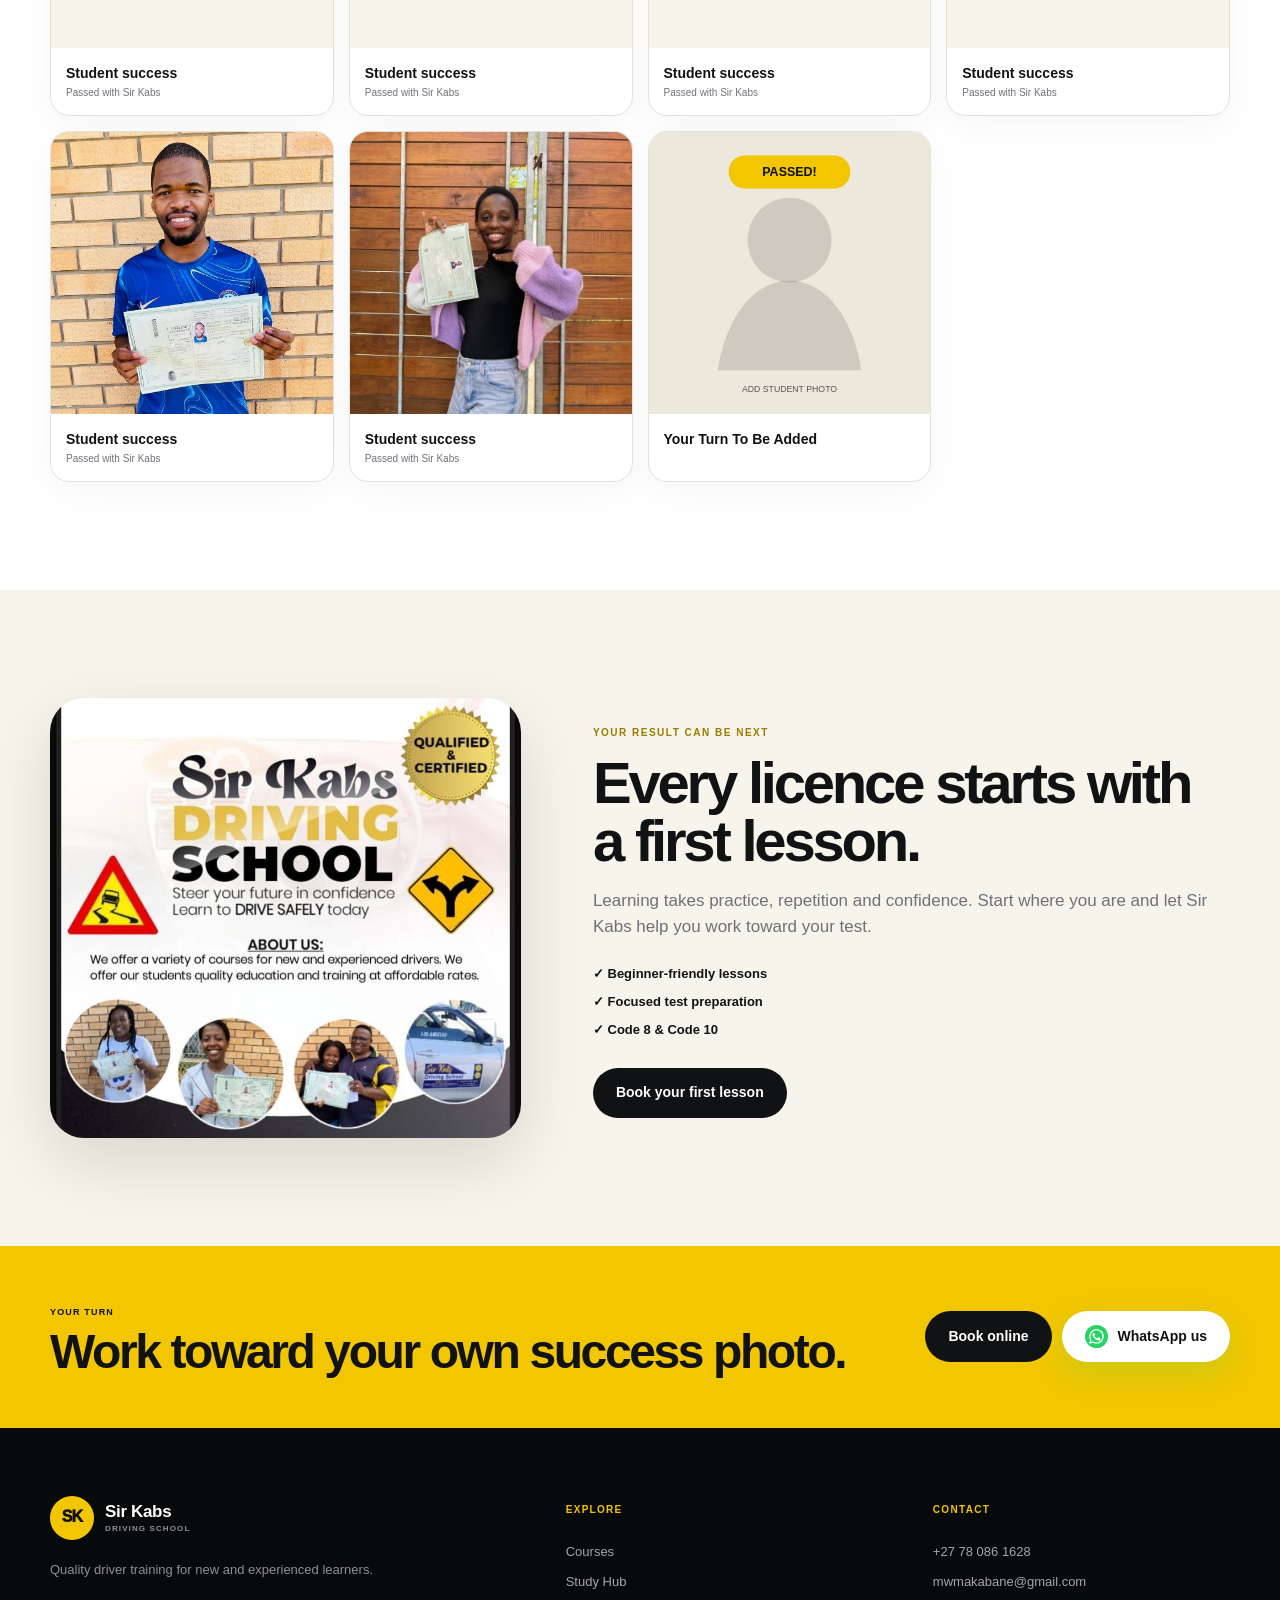
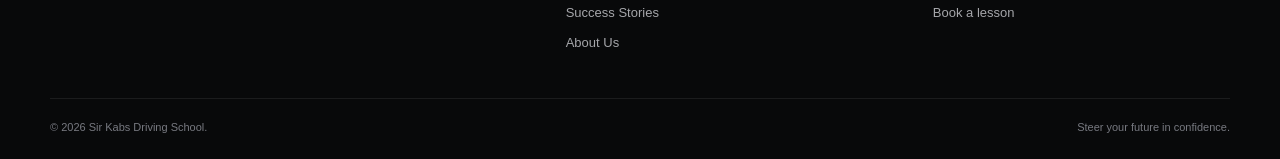
<file: success.html>
<!DOCTYPE html>

<html lang="en">
<head>
<meta charset="utf-8"/>
<meta content="width=device-width, initial-scale=1.0" name="viewport"/>
<meta content="#111111" name="theme-color"/>
<meta content="See learner success moments from Sir Kabs Driving School." name="description"/>
<title>Student Success | Sir Kabs Driving School</title>
<link href="assets/favicon.svg" rel="icon" type="image/svg+xml"/>
<link href="style.css" rel="stylesheet"/>
<noscript><style>body{overflow:auto!important}.site-loader{display:none!important}.reveal{opacity:1!important;transform:none!important}</style></noscript></head>
<body class="is-loading" data-page="success">
<a class="skip-link" href="#main">Skip to content</a><div aria-hidden="true" class="site-loader" id="site-loader"><div class="loader-inner"><div class="loader-mark">SK</div><strong>Sir Kabs Driving School</strong><small>Steer your future</small><div class="loader-track"><span></span></div></div></div>
<div class="topbar"><div class="container topbar-inner"><span>Qualified &amp; Certified • Code 8 &amp; Code 10</span><div class="topbar-links"><a href="tel:+27780861628">+27 78 086 1628</a><a class="top-whatsapp" href="https://wa.me/27780861628" rel="noopener" target="_blank"><img alt="" decoding="async" loading="lazy" src="assets/whatsapp.svg"/> WhatsApp</a></div></div></div>
<header class="site-header"><div class="container nav-wrap"><a class="brand" href="index.html"><span class="brand-mark">SK</span><span class="brand-copy"><strong>Sir Kabs</strong><small>Driving School</small></span></a><button aria-controls="main-nav" aria-expanded="false" aria-label="Open menu" class="menu-toggle"><span></span><span></span><span></span></button><nav class="main-nav" id="main-nav"><a href="index.html">Home</a><a href="courses.html">Courses</a><a href="study.html">Study Hub</a><a aria-current="page" href="success.html">Success Stories</a><a href="about.html">About Us</a><a class="btn btn-sm btn-primary nav-cta" href="booking.html">Book Now</a></nav></div></header>
<main id="main">
<section class="inner-hero success-hero"><div class="container inner-hero-grid"><div class="reveal"><span class="eyebrow">Real students. Real moments.</span><h1>Celebrate every learner who <em>earns the licence.</em></h1><p>A look at learners who reached an important milestone with Sir Kabs proof that practice, patience and good preparation matter.</p><a class="btn btn-primary" href="booking.html">Start your journey →</a></div></div></section>
<section class="section"><div class="container"><div class="section-heading centered reveal"><span class="kicker">Passed with Sir Kabs</span><h2>Student success gallery.</h2><p>Real learner moments from the Sir Kabs community. Your own success story can be next.</p></div>
<div class="student-gallery">
<figure class="student-card reveal"><img alt="Sir Kabs student success photo 1" class="student-photo" data-fallback="assets/student-placeholder.svg" decoding="async" loading="lazy" src="assets/students/student1.jpeg"/><figcaption><strong>Student success</strong><span>Passed with Sir Kabs</span></figcaption></figure>
<figure class="student-card reveal"><img alt="Sir Kabs student success photo 2" class="student-photo" data-fallback="assets/student-placeholder.svg" decoding="async" loading="lazy" src="assets/students/student2.jpeg"/><figcaption><strong>Student success</strong><span>Passed with Sir Kabs</span></figcaption></figure>
<figure class="student-card reveal"><img alt="Sir Kabs student success photo 3" class="student-photo" data-fallback="assets/student-placeholder.svg" decoding="async" loading="lazy" src="assets/students/student3.jpeg"/><figcaption><strong>Student success</strong><span>Passed with Sir Kabs</span></figcaption></figure>
<figure class="student-card reveal"><img alt="Sir Kabs student success photo 4" class="student-photo" data-fallback="assets/student-placeholder.svg" decoding="async" loading="lazy" src="assets/students/student4.jpeg"/><figcaption><strong>Student success</strong><span>Passed with Sir Kabs</span></figcaption></figure>
<figure class="student-card reveal"><img alt="Sir Kabs student success photo 5" class="student-photo" data-fallback="assets/student-placeholder.svg" decoding="async" loading="lazy" src="assets/students/student5.jpeg"/><figcaption><strong>Student success</strong><span>Passed with Sir Kabs</span></figcaption></figure>
<figure class="student-card reveal"><img alt="Sir Kabs student success photo 6" class="student-photo" data-fallback="assets/student-placeholder.svg" decoding="async" loading="lazy" src="assets/students/student6.jpeg"/><figcaption><strong>Student success</strong><span>Passed with Sir Kabs</span></figcaption></figure>
<figure class="student-card reveal"><img alt="Sir Kabs student success photo 7" class="student-photo" data-fallback="assets/student-placeholder.svg" decoding="async" loading="lazy" src="assets/students/student7.jpeg"/><figcaption><strong>Student success</strong><span>Passed with Sir Kabs</span></figcaption></figure>
<figure class="student-card reveal"><img alt="Sir Kabs student success photo 8" class="student-photo" data-fallback="assets/student-placeholder.svg" decoding="async" loading="lazy" src="assets/students/student8.jpeg"/><figcaption><strong>Student success</strong><span>Passed with Sir Kabs</span></figcaption></figure>
<figure class="student-card reveal"><img alt="Sir Kabs student success photo 9" class="student-photo" data-fallback="assets/student-placeholder.svg" decoding="async" loading="lazy" src="assets/students/student9.jpeg"/><figcaption><strong>Student success</strong><span>Passed with Sir Kabs</span></figcaption></figure>
<figure class="student-card reveal"><img alt="Sir Kabs student success photo 9" class="student-photo" data-fallback="assets/student-placeholder.svg" decoding="async" loading="lazy" src="assets/students/student10.jpeg"/><figcaption><strong>Student success</strong><span>Passed with Sir Kabs</span></figcaption></figure>
<figure class="student-card reveal"><img alt="Future Sir Kabs learner success photo placeholder" class="student-photo" data-fallback="assets/student-placeholder.svg" decoding="async" loading="lazy" src="assets/students/student-placeholder.svg"/><figcaption><strong>Your Turn To Be Added</strong><span></span></figcaption></figure>
</div>
</div></section>
<section class="section soft-section"><div class="container success-feature-grid"><div class="success-large reveal"><img alt="Sir Kabs Driving School learner success poster" decoding="async" loading="lazy" src="assets/sir-kabs-success.jpeg"/></div><div class="reveal"><span class="kicker">Your result can be next</span><h2>Every licence starts with a first lesson.</h2><p>Learning takes practice, repetition and confidence. Start where you are and let Sir Kabs help you work toward your test.</p><div class="result-points"><span>✓ Beginner-friendly lessons</span><span>✓ Focused test preparation</span><span>✓ Code 8 &amp; Code 10</span></div><a class="btn btn-dark" href="booking.html">Book your first lesson</a></div></div></section>
<section class="cta-band"><div class="container cta-band-inner"><div><span>Your turn</span><h2>Work toward your own success photo.</h2></div><div class="cta-actions"><a class="btn btn-dark" href="booking.html">Book online</a><a class="btn btn-whatsapp light" href="https://wa.me/27780861628?text=Hi%20Sir%20Kabs%2C%20I%20want%20to%20start%20driving%20lessons." rel="noopener" target="_blank"><img alt="" decoding="async" loading="lazy" src="assets/whatsapp.svg"/> WhatsApp us</a></div></div></section>
</main>
<footer class="site-footer"><div class="container footer-grid"><div class="footer-brand"><a class="brand brand-light" href="index.html"><span class="brand-mark">SK</span><span class="brand-copy"><strong>Sir Kabs</strong><small>Driving School</small></span></a><p>Quality driver training for new and experienced learners.</p></div><div><h3>Explore</h3><a href="courses.html">Courses</a><a href="study.html">Study Hub</a><a href="success.html">Success Stories</a><a href="about.html">About Us</a></div><div><h3>Contact</h3><a href="tel:+27780861628">+27 78 086 1628</a><a href="mailto:mwmakabane@gmail.com">mwmakabane@gmail.com</a><a href="booking.html">Book a lesson</a></div></div><div class="container footer-bottom"><span>© <span id="year"></span> Sir Kabs Driving School.</span><span>Steer your future in confidence.</span></div></footer>
<a aria-label="Chat on WhatsApp" class="whatsapp-float" href="https://wa.me/27780861628" rel="noopener" target="_blank"><img alt="" decoding="async" loading="lazy" src="assets/whatsapp.svg"/></a><a class="mobile-book" href="booking.html">Book Now</a><div aria-live="polite" class="toast" id="toast" role="status"></div><script src="script.js"></script>
</body>
</html>
</file>
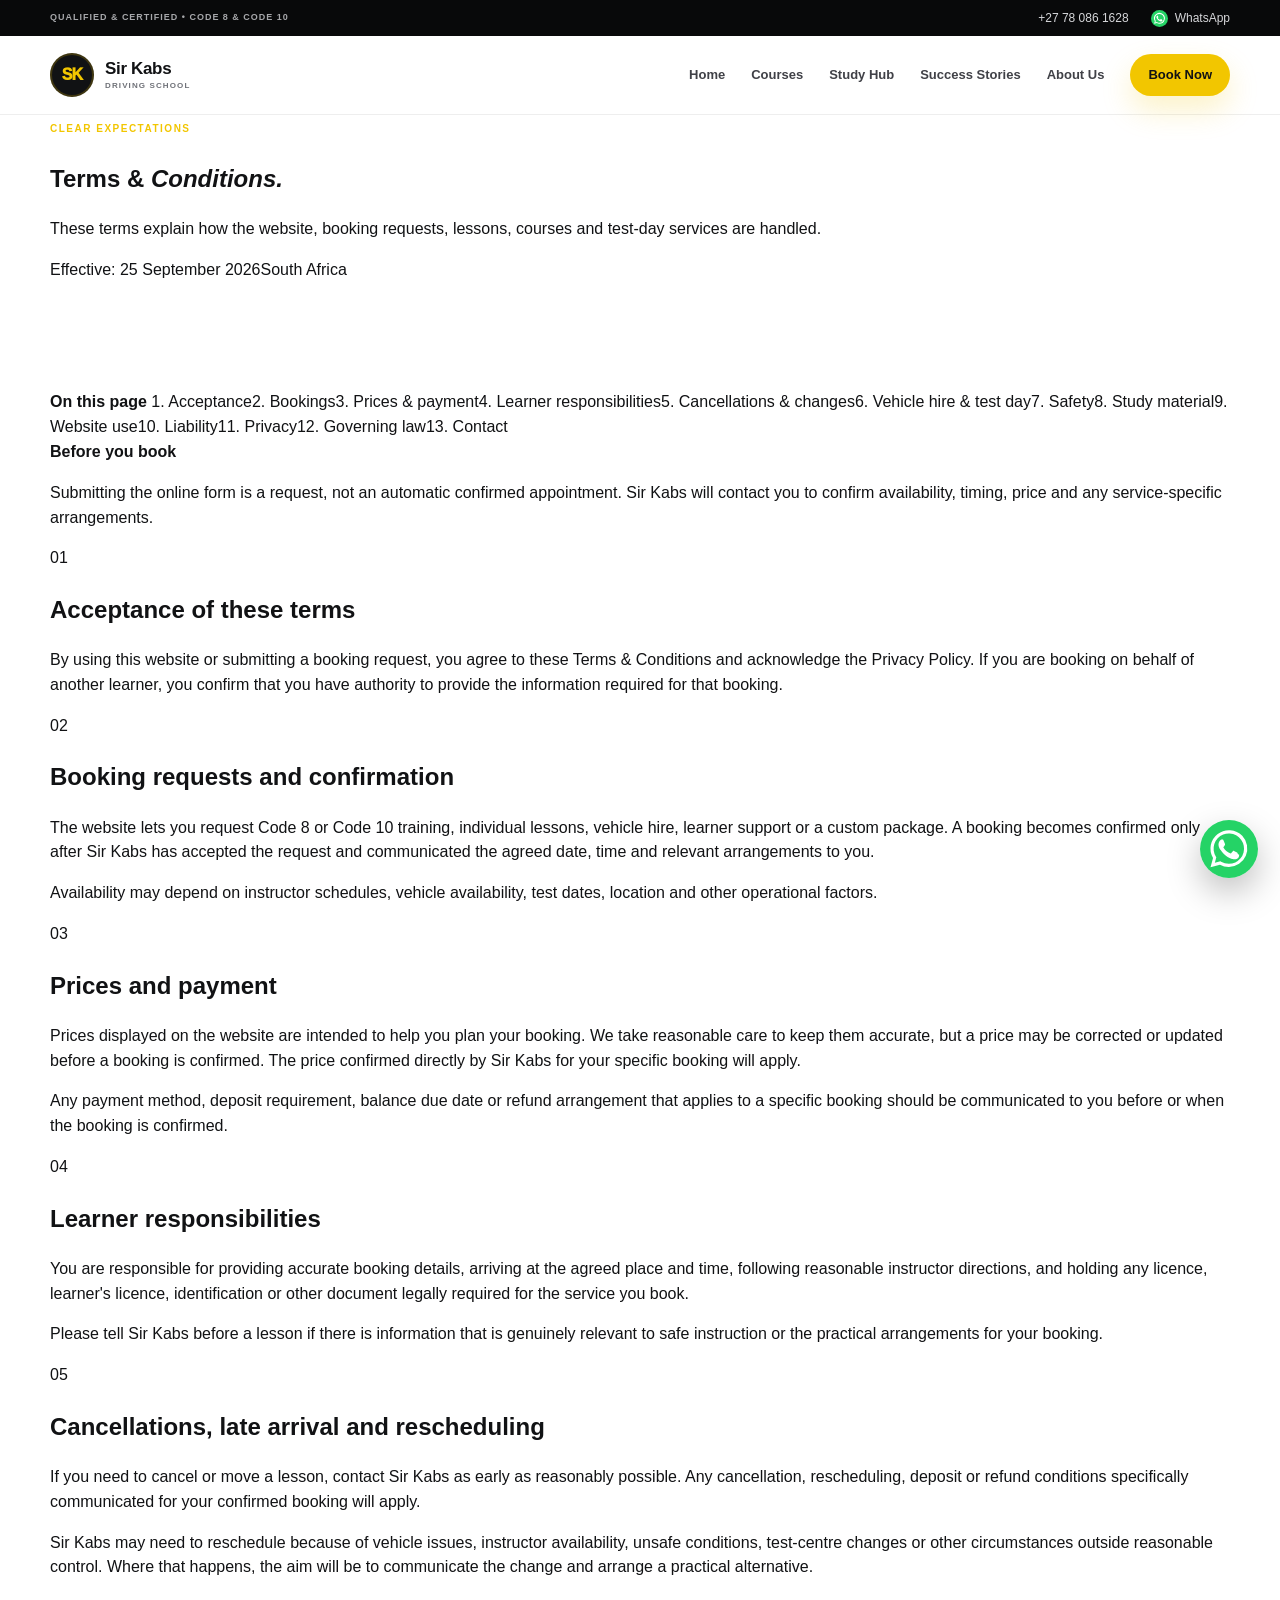
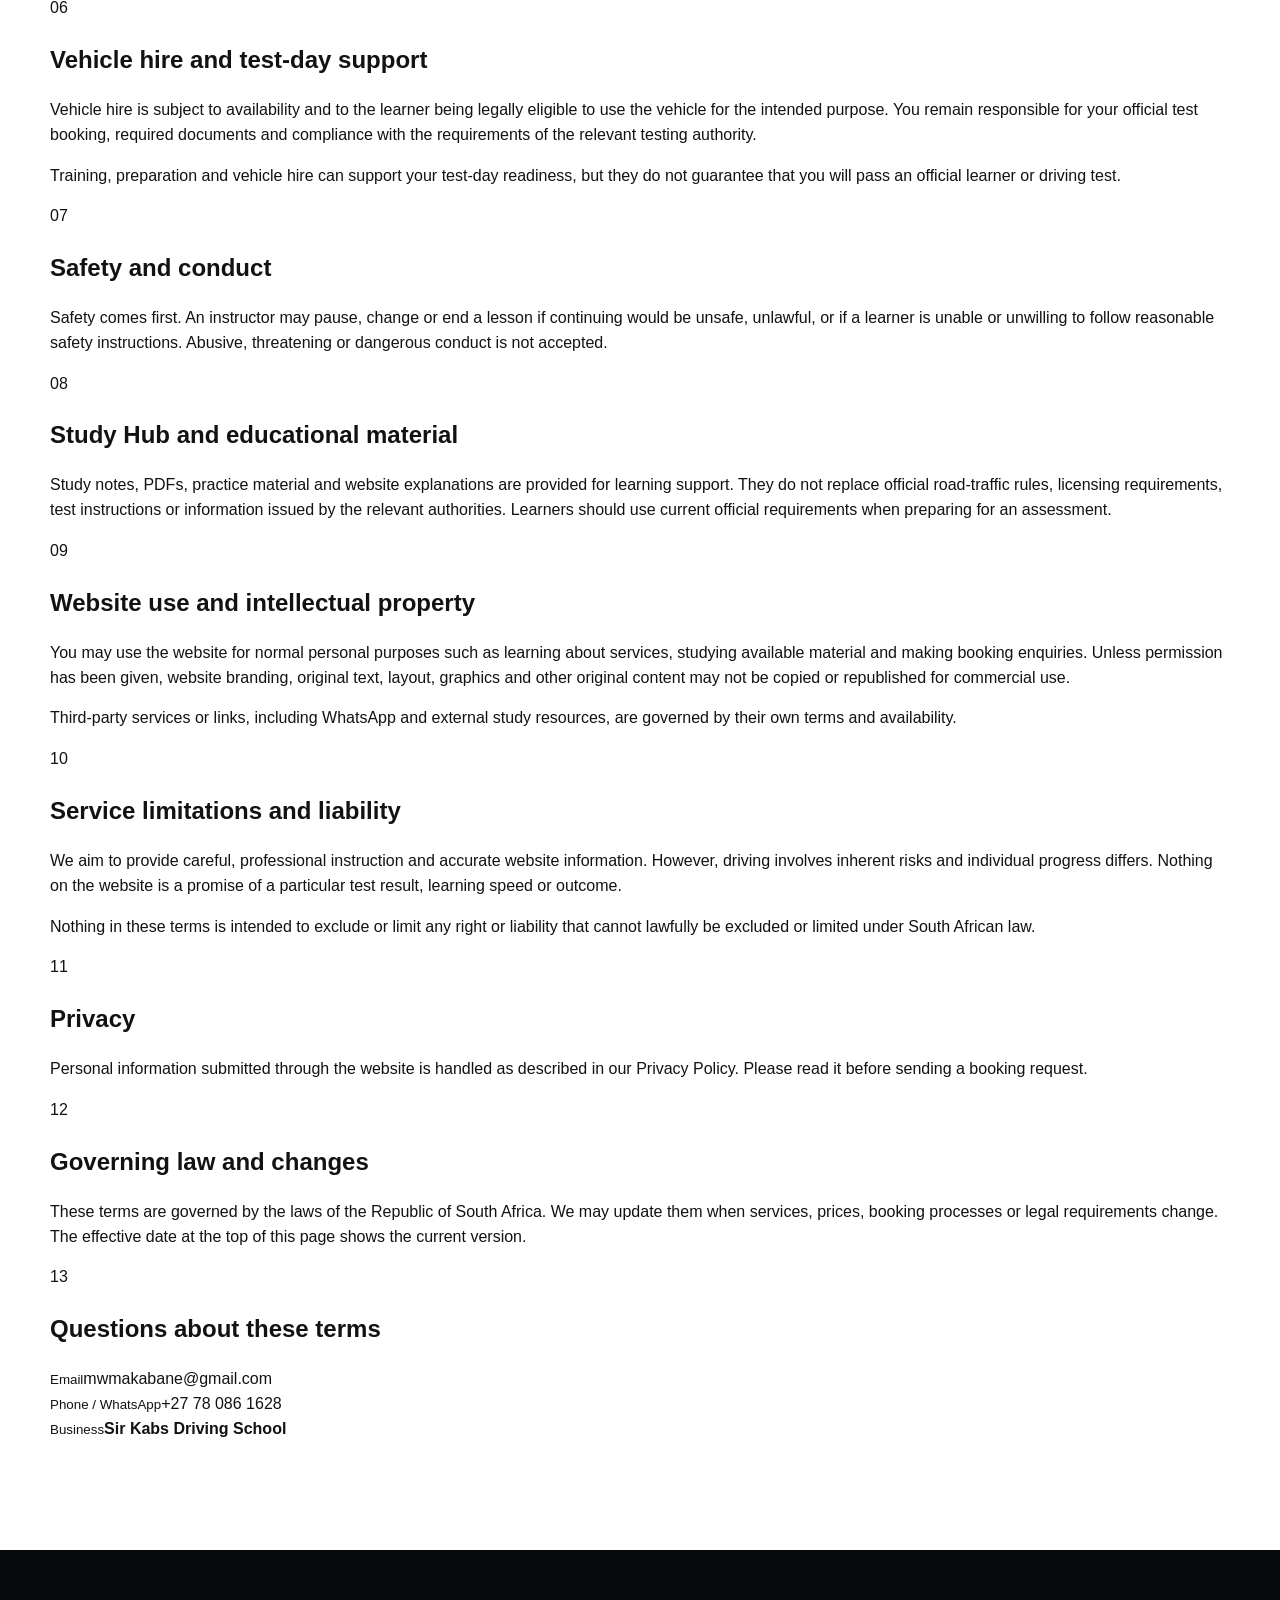
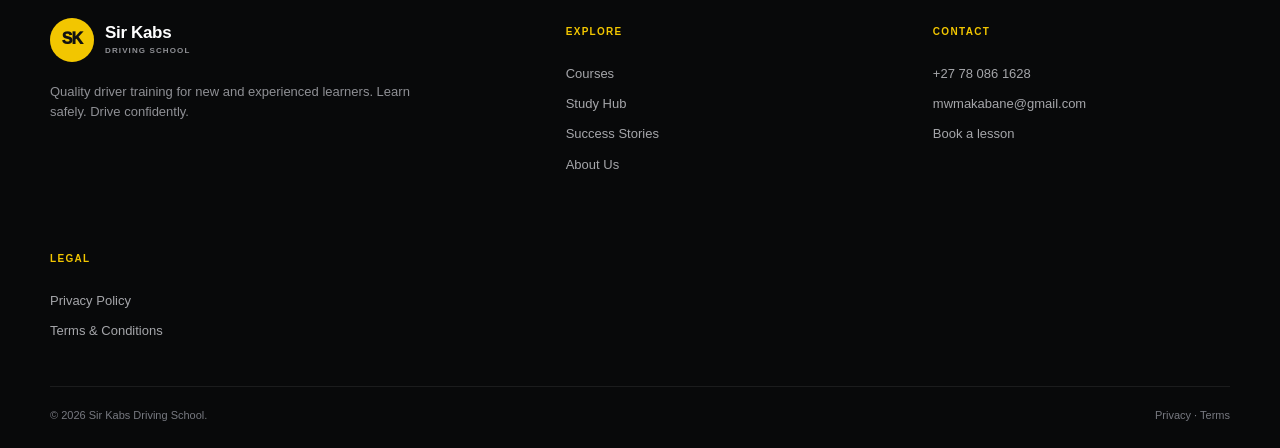
<file: terms.html>
<!DOCTYPE html>
<html lang="en">
<head>
<meta charset="utf-8"/>
<meta content="width=device-width, initial-scale=1.0" name="viewport"/>
<meta content="#111111" name="theme-color"/>
<link href="assets/favicon.svg" rel="icon" type="image/svg+xml"/>
<link href="style.css" rel="stylesheet"/>
<noscript><style>body{overflow:auto!important}.site-loader{display:none!important}.reveal{opacity:1!important;transform:none!important}</style></noscript>
<meta name="description" content="Terms and Conditions for using the Sir Kabs Driving School website and submitting driving lesson, course and vehicle-hire booking requests."/>
<title>Terms &amp; Conditions | Sir Kabs Driving School</title>
</head>
<body class="is-loading" data-page="terms">
<a class="skip-link" href="#main">Skip to content</a>
<div aria-hidden="true" class="site-loader" id="site-loader"><div class="loader-inner"><div class="loader-mark">SK</div><strong>Sir Kabs Driving School</strong><small>Steer your future</small><div class="loader-track"><span></span></div></div></div>
<div class="topbar"><div class="container topbar-inner"><span>Qualified &amp; Certified • Code 8 &amp; Code 10</span><div class="topbar-links"><a href="tel:+27780861628">+27 78 086 1628</a><a class="top-whatsapp" href="https://wa.me/27780861628" rel="noopener" target="_blank"><img alt="" decoding="async" loading="lazy" src="assets/whatsapp.svg"/> WhatsApp</a></div></div></div>
<header class="site-header"><div class="container nav-wrap"><a class="brand" href="index.html"><span class="brand-mark">SK</span><span class="brand-copy"><strong>Sir Kabs</strong><small>Driving School</small></span></a><button aria-controls="main-nav" aria-expanded="false" aria-label="Open menu" class="menu-toggle"><span></span><span></span><span></span></button><nav class="main-nav" id="main-nav"><a href="index.html">Home</a><a href="courses.html">Courses</a><a href="study.html">Study Hub</a><a href="success.html">Success Stories</a><a href="about.html">About Us</a><a class="btn btn-sm btn-primary nav-cta" href="booking.html">Book Now</a></nav></div></header>
<main id="main" class="legal-page">
<section class="legal-hero">
  <div class="container legal-hero-inner reveal">
    <span class="eyebrow">Clear expectations</span>
    <h1>Terms &amp; <em>Conditions.</em></h1>
    <p>These terms explain how the website, booking requests, lessons, courses and test-day services are handled.</p>
    <div class="legal-meta"><span>Effective: 25 September 2026</span><span>South Africa</span></div>
  </div>
</section>
<section class="section legal-section-wrap">
  <div class="container legal-layout">
    <aside class="legal-toc reveal" aria-label="Terms and Conditions contents">
      <strong>On this page</strong>
      <a href="#acceptance">1. Acceptance</a><a href="#bookings">2. Bookings</a><a href="#prices">3. Prices &amp; payment</a><a href="#requirements">4. Learner responsibilities</a><a href="#changes">5. Cancellations &amp; changes</a><a href="#hire">6. Vehicle hire &amp; test day</a><a href="#safety">7. Safety</a><a href="#materials">8. Study material</a><a href="#website">9. Website use</a><a href="#liability">10. Liability</a><a href="#privacy">11. Privacy</a><a href="#law">12. Governing law</a><a href="#contact">13. Contact</a>
    </aside>
    <article class="legal-content reveal">
      <div class="legal-intro-card"><strong>Before you book</strong><p>Submitting the online form is a request, not an automatic confirmed appointment. Sir Kabs will contact you to confirm availability, timing, price and any service-specific arrangements.</p></div>
      <section id="acceptance"><span class="legal-number">01</span><h2>Acceptance of these terms</h2><p>By using this website or submitting a booking request, you agree to these Terms &amp; Conditions and acknowledge the Privacy Policy. If you are booking on behalf of another learner, you confirm that you have authority to provide the information required for that booking.</p></section>
      <section id="bookings"><span class="legal-number">02</span><h2>Booking requests and confirmation</h2><p>The website lets you request Code 8 or Code 10 training, individual lessons, vehicle hire, learner support or a custom package. A booking becomes confirmed only after Sir Kabs has accepted the request and communicated the agreed date, time and relevant arrangements to you.</p><p>Availability may depend on instructor schedules, vehicle availability, test dates, location and other operational factors.</p></section>
      <section id="prices"><span class="legal-number">03</span><h2>Prices and payment</h2><p>Prices displayed on the website are intended to help you plan your booking. We take reasonable care to keep them accurate, but a price may be corrected or updated before a booking is confirmed. The price confirmed directly by Sir Kabs for your specific booking will apply.</p><p>Any payment method, deposit requirement, balance due date or refund arrangement that applies to a specific booking should be communicated to you before or when the booking is confirmed.</p></section>
      <section id="requirements"><span class="legal-number">04</span><h2>Learner responsibilities</h2><p>You are responsible for providing accurate booking details, arriving at the agreed place and time, following reasonable instructor directions, and holding any licence, learner's licence, identification or other document legally required for the service you book.</p><p>Please tell Sir Kabs before a lesson if there is information that is genuinely relevant to safe instruction or the practical arrangements for your booking.</p></section>
      <section id="changes"><span class="legal-number">05</span><h2>Cancellations, late arrival and rescheduling</h2><p>If you need to cancel or move a lesson, contact Sir Kabs as early as reasonably possible. Any cancellation, rescheduling, deposit or refund conditions specifically communicated for your confirmed booking will apply.</p><p>Sir Kabs may need to reschedule because of vehicle issues, instructor availability, unsafe conditions, test-centre changes or other circumstances outside reasonable control. Where that happens, the aim will be to communicate the change and arrange a practical alternative.</p></section>
      <section id="hire"><span class="legal-number">06</span><h2>Vehicle hire and test-day support</h2><p>Vehicle hire is subject to availability and to the learner being legally eligible to use the vehicle for the intended purpose. You remain responsible for your official test booking, required documents and compliance with the requirements of the relevant testing authority.</p><p>Training, preparation and vehicle hire can support your test-day readiness, but they do not guarantee that you will pass an official learner or driving test.</p></section>
      <section id="safety"><span class="legal-number">07</span><h2>Safety and conduct</h2><p>Safety comes first. An instructor may pause, change or end a lesson if continuing would be unsafe, unlawful, or if a learner is unable or unwilling to follow reasonable safety instructions. Abusive, threatening or dangerous conduct is not accepted.</p></section>
      <section id="materials"><span class="legal-number">08</span><h2>Study Hub and educational material</h2><p>Study notes, PDFs, practice material and website explanations are provided for learning support. They do not replace official road-traffic rules, licensing requirements, test instructions or information issued by the relevant authorities. Learners should use current official requirements when preparing for an assessment.</p></section>
      <section id="website"><span class="legal-number">09</span><h2>Website use and intellectual property</h2><p>You may use the website for normal personal purposes such as learning about services, studying available material and making booking enquiries. Unless permission has been given, website branding, original text, layout, graphics and other original content may not be copied or republished for commercial use.</p><p>Third-party services or links, including WhatsApp and external study resources, are governed by their own terms and availability.</p></section>
      <section id="liability"><span class="legal-number">10</span><h2>Service limitations and liability</h2><p>We aim to provide careful, professional instruction and accurate website information. However, driving involves inherent risks and individual progress differs. Nothing on the website is a promise of a particular test result, learning speed or outcome.</p><p>Nothing in these terms is intended to exclude or limit any right or liability that cannot lawfully be excluded or limited under South African law.</p></section>
      <section id="privacy"><span class="legal-number">11</span><h2>Privacy</h2><p>Personal information submitted through the website is handled as described in our <a href="privacy.html">Privacy Policy</a>. Please read it before sending a booking request.</p></section>
      <section id="law"><span class="legal-number">12</span><h2>Governing law and changes</h2><p>These terms are governed by the laws of the Republic of South Africa. We may update them when services, prices, booking processes or legal requirements change. The effective date at the top of this page shows the current version.</p></section>
      <section id="contact"><span class="legal-number">13</span><h2>Questions about these terms</h2><div class="legal-contact-card"><div><small>Email</small><a href="mailto:mwmakabane@gmail.com">mwmakabane@gmail.com</a></div><div><small>Phone / WhatsApp</small><a href="tel:+27780861628">+27 78 086 1628</a></div><div><small>Business</small><strong>Sir Kabs Driving School</strong></div></div></section>
    </article>
  </div>
</section>
</main>
<footer class="site-footer">
<div class="container footer-grid">
<div class="footer-brand"><a class="brand brand-light" href="index.html"><span class="brand-mark">SK</span><span class="brand-copy"><strong>Sir Kabs</strong><small>Driving School</small></span></a><p>Quality driver training for new and experienced learners. Learn safely. Drive confidently.</p></div>
<div><h3>Explore</h3><a href="courses.html">Courses</a><a href="study.html">Study Hub</a><a href="success.html">Success Stories</a><a href="about.html">About Us</a></div>
<div><h3>Contact</h3><a href="tel:+27780861628">+27 78 086 1628</a><a href="mailto:mwmakabane@gmail.com">mwmakabane@gmail.com</a><a href="booking.html">Book a lesson</a></div>
<div><h3>Legal</h3><a href="privacy.html">Privacy Policy</a><a href="terms.html">Terms &amp; Conditions</a></div>
</div>
<div class="container footer-bottom"><span>© <span id="year"></span> Sir Kabs Driving School.</span><span><a href="privacy.html">Privacy</a> · <a href="terms.html">Terms</a></span></div>
</footer>
<a aria-label="Chat with Sir Kabs on WhatsApp" class="whatsapp-float" href="https://wa.me/27780861628?text=Hi%20Sir%20Kabs%20Driving%20School%2C%20I%20need%20help." rel="noopener" target="_blank"><img alt="" decoding="async" loading="lazy" src="assets/whatsapp.svg"/></a>
<a class="mobile-book" href="booking.html">Book Now</a>
<div aria-live="polite" class="toast" id="toast" role="status"></div>
<script src="script.js"></script>
</body>
</html>
</file>
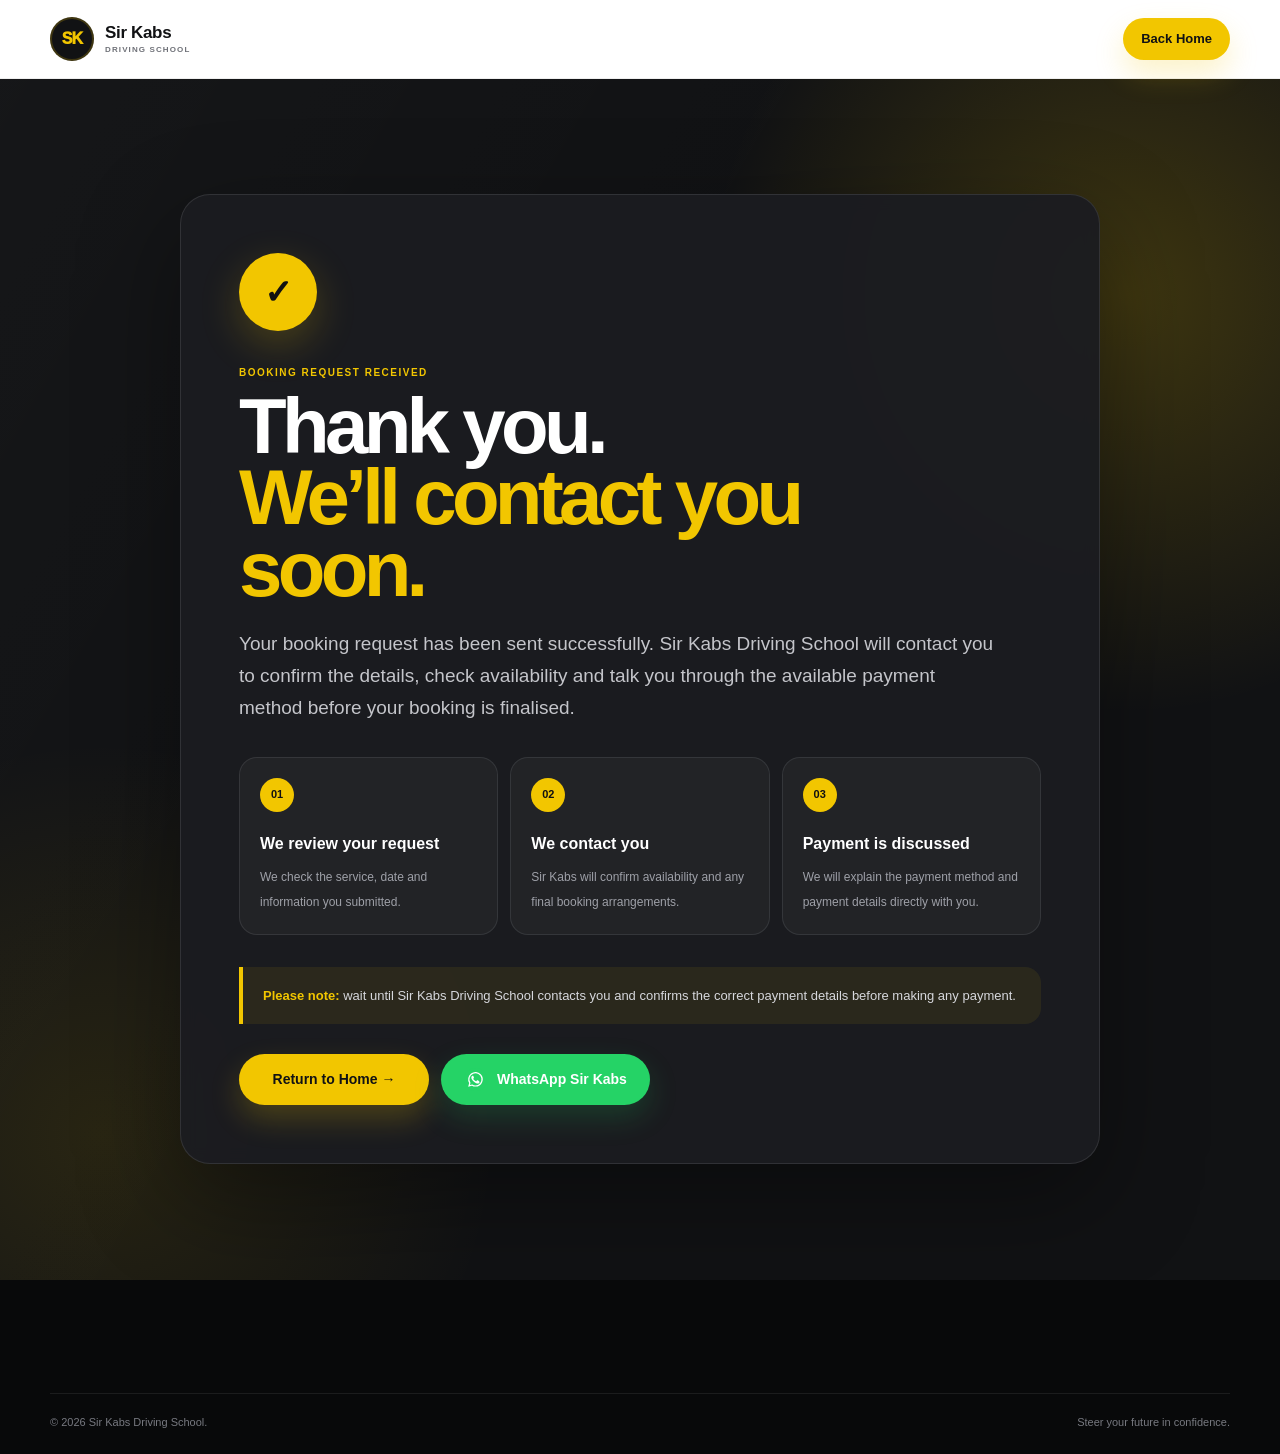
<file: thank.html>
<!DOCTYPE html>
<html lang="en">
<head>
  <meta charset="utf-8"/>
  <meta name="viewport" content="width=device-width, initial-scale=1.0"/>
  <meta name="theme-color" content="#111111"/>
  <meta name="description" content="Thank you for your Sir Kabs Driving School booking request. We will contact you to confirm your booking and discuss payment arrangements."/>
  <title>Thank You | Sir Kabs Driving School</title>
  <link href="assets/favicon.svg" rel="icon" type="image/svg+xml"/>
  <link href="style.css" rel="stylesheet"/>
  <style>
    .thank-page {
      min-height: calc(100vh - 150px);
      display: grid;
      place-items: center;
      padding: clamp(70px, 9vw, 120px) 0;
      background:
        radial-gradient(circle at 88% 18%, rgba(242,198,0,.20), transparent 28%),
        radial-gradient(circle at 8% 88%, rgba(242,198,0,.10), transparent 25%),
        var(--ink);
      color: #fff;
      position: relative;
      overflow: hidden;
    }
    .thank-page::before {
      content: "";
      position: absolute;
      inset: 0;
      background: linear-gradient(120deg, rgba(255,255,255,.02), transparent 45%);
      pointer-events: none;
    }
    .thank-wrap {
      position: relative;
      z-index: 1;
      width: min(920px, calc(100% - 32px));
      margin: 0 auto;
    }
    .thank-card {
      background: rgba(27,28,32,.94);
      border: 1px solid rgba(255,255,255,.10);
      border-radius: 30px;
      padding: clamp(28px, 5vw, 58px);
      box-shadow: 0 35px 100px rgba(0,0,0,.36);
      backdrop-filter: blur(8px);
      /* entrance for the whole card */
      animation: cardRise .7s cubic-bezier(.22,.9,.32,1) both;
    }
    .thank-icon {
      width: 78px;
      height: 78px;
      border-radius: 50%;
      display: grid;
      place-items: center;
      background: var(--yellow);
      color: #111;
      font-size: 34px;
      font-weight: 950;
      box-shadow: 0 14px 40px rgba(242,198,0,.22);
      margin-bottom: 28px;
      position: relative;
      animation: iconPop .65s cubic-bezier(.34,1.56,.64,1) .15s both;
    }
    /* pulsing ring behind the checkmark */
    .thank-icon::after {
      content: "";
      position: absolute;
      inset: -10px;
      border-radius: 50%;
      border: 2px solid var(--yellow);
      opacity: 0;
      animation: ringPulse 1.5s ease-out .55s 2;
    }
    .thank-icon-mark { position: relative; z-index: 1; display: block; animation: markSettle .5s ease .55s both; }

    /* tiny confetti burst around the icon */
    .confetti {
      position: absolute;
      top: 50%;
      left: 50%;
      width: 6px;
      height: 10px;
      border-radius: 2px;
      opacity: 0;
      pointer-events: none;
      animation: confettiBurst 1s ease-out forwards;
    }
    .confetti.c1 { background: #ffffff; --tx: -68px; --ty: -58px; --rot: 130deg; animation-delay: .55s; }
    .confetti.c2 { background: #25d366; --tx: 62px;  --ty: -66px; --rot: -140deg; animation-delay: .6s; }
    .confetti.c3 { background: #ffd628; --tx: -46px; --ty: 66px;  --rot: 200deg; animation-delay: .65s; }
    .confetti.c4 { background: #ffffff; --tx: 78px;  --ty: 38px;  --rot: -90deg; animation-delay: .7s; }
    .confetti.c5 { background: #f2c600; --tx: -84px; --ty: 8px;   --rot: 160deg; animation-delay: .5s; }
    .confetti.c6 { background: #25d366; --tx: 26px;  --ty: -86px; --rot: -60deg; animation-delay: .75s; }

    .thank-card .eyebrow { margin-bottom: 10px; animation: fadeUp .55s ease .35s both; }
    .thank-card h1 {
      color: #fff;
      font-size: clamp(44px, 7vw, 78px);
      line-height: .92;
      letter-spacing: -.06em;
      margin: 0 0 22px;
      max-width: 760px;
      animation: fadeUp .55s ease .42s both;
    }
    .thank-card h1 em { color: var(--yellow); font-style: normal; }
    .thank-lead {
      color: #c4c5ca;
      font-size: clamp(16px, 2vw, 19px);
      line-height: 1.7;
      max-width: 760px;
      margin-bottom: 32px;
      animation: fadeUp .55s ease .5s both;
    }
    .thank-steps {
      display: grid;
      grid-template-columns: repeat(3, 1fr);
      gap: 12px;
      margin: 32px 0;
    }
    .thank-step {
      border: 1px solid rgba(255,255,255,.09);
      background: rgba(255,255,255,.035);
      border-radius: 18px;
      padding: 20px;
      min-height: 150px;
      transition: transform .25s ease, border-color .25s ease, background .25s ease;
      animation: fadeUp .55s ease both;
    }
    .thank-step:hover {
      transform: translateY(-4px);
      border-color: rgba(242,198,0,.4);
      background: rgba(255,255,255,.055);
    }
    .thank-step:nth-child(1) { animation-delay: .58s; }
    .thank-step:nth-child(2) { animation-delay: .66s; }
    .thank-step:nth-child(3) { animation-delay: .74s; }
    .thank-step b {
      display: inline-grid;
      place-items: center;
      width: 34px;
      height: 34px;
      border-radius: 50%;
      background: var(--yellow);
      color: #111;
      font-size: 11px;
      margin-bottom: 20px;
    }
    .thank-step strong { display: block; font-size: 16px; margin-bottom: 8px; }
    .thank-step span { color: #9fa1a8; font-size: 12px; line-height: 1.6; }
    .payment-note {
      border-left: 4px solid var(--yellow);
      background: rgba(242,198,0,.08);
      border-radius: 0 16px 16px 0;
      padding: 18px 20px;
      color: #d7d8dc;
      font-size: 13px;
      line-height: 1.65;
      margin: 30px 0;
      animation: fadeUp .55s ease .85s both;
    }
    .payment-note strong { color: var(--yellow); }
    .thank-actions {
      display: flex;
      flex-wrap: wrap;
      gap: 12px;
      margin-top: 28px;
      animation: fadeUp .55s ease .95s both;
    }
    .thank-actions .btn { min-width: 190px; }

    @keyframes cardRise {
      from { opacity: 0; transform: translateY(26px) scale(.98); }
      to   { opacity: 1; transform: translateY(0) scale(1); }
    }
    @keyframes iconPop {
      0%   { opacity: 0; transform: scale(0) rotate(-20deg); }
      60%  { opacity: 1; transform: scale(1.15) rotate(6deg); }
      100% { opacity: 1; transform: scale(1) rotate(0deg); }
    }
    @keyframes markSettle {
      from { opacity: 0; transform: scale(.7); }
      to   { opacity: 1; transform: scale(1); }
    }
    @keyframes ringPulse {
      0%   { opacity: .6; transform: scale(.8); }
      100% { opacity: 0; transform: scale(1.65); }
    }
    @keyframes confettiBurst {
      0%   { opacity: 1; transform: translate(-50%,-50%) translate(0,0) rotate(0deg); }
      100% { opacity: 0; transform: translate(-50%,-50%) translate(var(--tx), var(--ty)) rotate(var(--rot)); }
    }
    @keyframes fadeUp {
      from { opacity: 0; transform: translateY(14px); }
      to   { opacity: 1; transform: translateY(0); }
    }

    @media (max-width: 760px) {
      .thank-steps { grid-template-columns: 1fr; }
      .thank-step { min-height: auto; }
      .thank-actions { display: grid; }
      .thank-actions .btn { width: 100%; }
      .thank-card { border-radius: 24px; }
    }

    /* Respect reduced-motion: show everything immediately, no motion */
    @media (prefers-reduced-motion: reduce) {
      .thank-card,
      .thank-icon,
      .thank-icon::after,
      .thank-icon-mark,
      .confetti,
      .thank-card .eyebrow,
      .thank-card h1,
      .thank-lead,
      .thank-step,
      .payment-note,
      .thank-actions {
        animation: none !important;
        opacity: 1 !important;
        transform: none !important;
      }
      .confetti { display: none; }
    }
  </style>
  <noscript><style>body{overflow:auto!important}.site-loader{display:none!important}.reveal{opacity:1!important;transform:none!important}</style></noscript>
</head>
<body data-page="thank-you">
  <a class="skip-link" href="#main">Skip to content</a>

  <header class="site-header">
    <div class="container nav-wrap">
      <a class="brand" href="index.html" aria-label="Sir Kabs Driving School home">
        <span class="brand-mark">SK</span>
        <span class="brand-copy"><strong>Sir Kabs</strong><small>Driving School</small></span>
      </a>
      <a class="btn btn-sm btn-primary" href="index.html">Back Home</a>
    </div>
  </header>

  <main id="main" class="thank-page">
    <div class="thank-wrap">
      <section class="thank-card">
        <div class="thank-icon" aria-hidden="true">
          <span class="thank-icon-mark">✓</span>
          <span class="confetti c1"></span>
          <span class="confetti c2"></span>
          <span class="confetti c3"></span>
          <span class="confetti c4"></span>
          <span class="confetti c5"></span>
          <span class="confetti c6"></span>
        </div>
        <span class="eyebrow">Booking request received</span>
        <h1>Thank you.<br/><em>We’ll contact you soon.</em></h1>
        <p class="thank-lead">Your booking request has been sent successfully. Sir Kabs Driving School will contact you to confirm the details, check availability and talk you through the available payment method before your booking is finalised.</p>

        <div class="thank-steps" aria-label="What happens next">
          <div class="thank-step"><b>01</b><strong>We review your request</strong><span>We check the service, date and information you submitted.</span></div>
          <div class="thank-step"><b>02</b><strong>We contact you</strong><span>Sir Kabs will confirm availability and any final booking arrangements.</span></div>
          <div class="thank-step"><b>03</b><strong>Payment is discussed</strong><span>We will explain the payment method and payment details directly with you.</span></div>
        </div>

        <div class="payment-note"><strong>Please note:</strong> wait until Sir Kabs Driving School contacts you and confirms the correct payment details before making any payment.</div>

        <div class="thank-actions">
          <a class="btn btn-primary" href="index.html">Return to Home →</a>
          <a class="btn btn-whatsapp" href="https://wa.me/27780861628?text=Hi%20Sir%20Kabs%2C%20I%20have%20just%20submitted%20a%20booking%20request." target="_blank" rel="noopener"><img src="assets/whatsapp.svg" alt=""/> WhatsApp Sir Kabs</a>
        </div>
      </section>
    </div>
  </main>

  <footer class="site-footer">
    <div class="container footer-bottom">
      <span>© <span id="year"></span> Sir Kabs Driving School.</span>
      <span>Steer your future in confidence.</span>
    </div>
  </footer>
  <script src="script.js"></script>
</body>
</html>
</file>
<file: style.css>
:root {
  --yellow: #f2c600;
  --yellow-2: #ffd628;
  --ink: #111214;
  --ink-2: #1b1c20;
  --paper: #f7f4eb;
  --white: #ffffff;
  --muted: #6f7178;
  --line: #e5e1d7;
  --green: #25d366;
  --danger: #bc2c2c;
  --success: #177044;
  --radius: 22px;
  --radius-lg: 34px;
  --shadow: 0 24px 70px rgba(16, 16, 18, .13);
  --container: 1180px;
}

* { box-sizing: border-box; }
html { scroll-behavior: smooth; }
body { margin: 0; font-family: "Segoe UI", Arial, sans-serif; color: var(--ink); background: var(--white); line-height: 1.55; -webkit-font-smoothing: antialiased; overflow-x: hidden; }
img { display: block; max-width: 100%; }
a { color: inherit; text-decoration: none; }
button, input, select, textarea { font: inherit; }
button { cursor: pointer; }
.container { width: min(var(--container), calc(100% - 40px)); margin-inline: auto; }
.skip-link { position: fixed; left: 20px; top: -100px; z-index: 10000; background: var(--yellow); color: var(--ink); padding: 12px 18px; border-radius: 10px; font-weight: 800; }
.skip-link:focus { top: 20px; }

/* ---------- shared buttons ---------- */
.btn { min-height: 50px; display: inline-flex; align-items: center; justify-content: center; gap: 10px; border: 1px solid transparent; border-radius: 999px; padding: 13px 22px; font-weight: 850; font-size: 14px; transition: transform .2s ease, box-shadow .2s ease, background .2s ease, border-color .2s ease; }
.btn:hover { transform: translateY(-2px); }
.btn-primary { background: var(--yellow); color: var(--ink); box-shadow: 0 14px 30px rgba(242, 198, 0, .22); }
.btn-primary:hover { background: var(--yellow-2); }
.btn-dark { background: var(--ink); color: var(--white); }
.btn-ghost { border-color: rgba(255,255,255,.26); color: var(--white); background: rgba(255,255,255,.05); }
.btn-ghost.dark { color: var(--ink); border-color: #cfc9b7; background: rgba(255,255,255,.65); }
.btn-whatsapp { background: var(--green); color: #fff; box-shadow: 0 12px 30px rgba(37, 211, 102, .18); }
.btn-whatsapp img { width: 23px; height: 23px; }
.btn-whatsapp.light { background: #fff; color: #111; }
.btn-sm { min-height: 42px; padding: 10px 17px; font-size: 13px; }
.btn.full { width: 100%; }
.btn.large { min-height: 58px; padding-inline: 28px; font-size: 15px; }

/* ---------- topbar/header ---------- */
.topbar { background: #08090a; color: #d6d7da; font-size: 12px; }
.topbar-inner { min-height: 36px; display: flex; align-items: center; justify-content: space-between; gap: 25px; }
.topbar-inner > span { text-transform: uppercase; letter-spacing: .11em; font-size: 9px; font-weight: 850; color: #a6a7aa; }
.topbar-links { display: flex; gap: 22px; align-items: center; }
.topbar-links a:hover { color: var(--yellow); }
.top-whatsapp { display: inline-flex; align-items: center; gap: 7px; }
.top-whatsapp img { width: 17px; height: 17px; }
.site-header { position: sticky; top: 0; z-index: 1200; background: rgba(255,255,255,.95); backdrop-filter: blur(18px); border-bottom: 1px solid rgba(17,18,20,.07); }
.nav-wrap { min-height: 78px; display: flex; align-items: center; justify-content: space-between; gap: 30px; }
.brand { display: inline-flex; align-items: center; gap: 11px; min-width: max-content; }
.brand-mark { width: 44px; height: 44px; display: grid; place-items: center; border-radius: 50%; background: var(--ink); color: var(--yellow); font-weight: 950; letter-spacing: -.05em; box-shadow: inset 0 0 0 2px rgba(242,198,0,.2); }
.brand-copy { display: grid; line-height: 1.02; }
.brand-copy strong { font-size: 17px; letter-spacing: -.02em; }
.brand-copy small { color: var(--muted); text-transform: uppercase; letter-spacing: .14em; font-size: 8px; font-weight: 850; margin-top: 5px; }
.main-nav { display: flex; align-items: center; gap: 26px; }
.main-nav > a:not(.btn) { font-size: 13px; font-weight: 750; color: #404147; position: relative; }
.main-nav > a:not(.btn)::after { content: ""; position: absolute; left: 0; right: 100%; bottom: -8px; height: 3px; border-radius: 99px; background: var(--yellow); transition: right .2s ease; }
.main-nav > a:not(.btn):hover::after, .main-nav > a[aria-current="page"]::after { right: 0; }
.main-nav > a[aria-current="page"] { color: #111; }
.menu-toggle { display: none; width: 45px; height: 45px; border: 0; background: transparent; padding: 9px; }
.menu-toggle span { display: block; height: 2px; background: #111; margin: 5px 0; border-radius: 5px; }
/* ===== Hero: unlimited test retries promo ===== */
.hero-promo {
  display: grid;
  grid-template-columns: auto 1fr;
  gap: 4px 16px;
  align-items: center;
  max-width: 620px;
  margin-top: 26px;
  padding: 16px 20px;
  border-radius: 18px;
  border: 1px solid rgba(242,198,0,.45);
  border-left: 6px solid var(--yellow);
  background: linear-gradient(100deg, rgba(242,198,0,.18), rgba(242,198,0,.05));
  backdrop-filter: blur(6px);
}
.hero-promo-icon {
  grid-row: 1 / 3;
  width: 54px;
  height: 54px;
  border-radius: 50%;
  display: grid;
  place-items: center;
  background: var(--yellow);
  color: #111;
  font-size: 30px;
  font-weight: 950;
  line-height: 1;
  animation: promoPulse 2.4s ease-in-out infinite;
}
.hero-promo strong { font-size: 20px; letter-spacing: -.02em; color: #fff; line-height: 1.15; }
.hero-promo strong em { font-style: normal; color: var(--yellow); }
.hero-promo span { color: #cfd0d4; font-size: 13px; line-height: 1.45; }
.hero-promo a { color: var(--yellow); font-weight: 850; white-space: nowrap; }
.hero-promo + .hero-actions { margin-top: 24px; }
.hero-facts .fact-hot { color: var(--yellow); }

.floating-seal {
  position: absolute;
  z-index: 4;
  right: -12px;
  top: 34px;
  width: 118px;
  height: 118px;
  border-radius: 50%;
  background: var(--yellow);
  color: #111;
  display: grid;
  place-content: center;
  text-align: center;
  box-shadow: 0 0 0 6px rgba(242,198,0,.25), 0 18px 40px rgba(0,0,0,.35);
  transform: rotate(8deg);
  animation: sealFloat 3.2s ease-in-out infinite;
}
.floating-seal b { font-size: 34px; line-height: .9; font-weight: 950; }
.floating-seal small { font-size: 9px; text-transform: uppercase; letter-spacing: .1em; font-weight: 900; line-height: 1.25; margin-top: 3px; }

.hero-photo-caption { background: #fff; }

@keyframes promoPulse {
  0%, 100% { box-shadow: 0 0 0 0 rgba(242,198,0,.55); }
  50%      { box-shadow: 0 0 0 12px rgba(242,198,0,0); }
}
@keyframes sealFloat {
  0%, 100% { transform: rotate(8deg) translateY(0); }
  50%      { transform: rotate(5deg) translateY(-7px); }
}

@media (max-width: 560px) {
  .hero-promo { grid-template-columns: 44px 1fr; padding: 13px 14px; margin-top: 22px; }
  .hero-promo-icon { width: 44px; height: 44px; font-size: 24px; }
  .hero-promo strong { font-size: 17px; }
  .floating-seal { width: 84px; height: 84px; right: -4px; top: 14px; }
  .floating-seal b { font-size: 24px; }
  .floating-seal small { font-size: 7px; }
}
@media (prefers-reduced-motion: reduce) {
  .hero-promo-icon, .floating-seal { animation: none; }
}
/* ---------- type / layout ---------- */
.section { padding: 108px 0; }
.soft-section { background: var(--paper); }
.dark-section { background: var(--ink); color: var(--white); }
.section-heading { max-width: 740px; margin-bottom: 48px; }
.section-heading.centered { text-align: center; margin-inline: auto; }
.section-heading.light p { color: #b5b7bd; }
.section-heading h2, .personal-copy h2, .story-grid h2, .promise-grid h2, .success-copy h2, .study-preview h2, .hire-grid h2, .booking-panel h2 { font-size: clamp(34px, 5vw, 58px); line-height: .99; letter-spacing: -.055em; margin: 10px 0 20px; }
.section-heading p, .lead { font-size: 17px; color: var(--muted); }
.kicker, .eyebrow { display: inline-flex; align-items: center; gap: 8px; text-transform: uppercase; letter-spacing: .15em; font-size: 10px; font-weight: 900; }
.kicker { color: #997b00; }
.dark-section .kicker, .kicker.light { color: var(--yellow); }
.eyebrow { color: var(--yellow); }
.eyebrow.light { color: var(--yellow); }
.text-link { font-weight: 850; font-size: 13px; }
.text-link.strong { font-size: 14px; }

/* ==========================================================
   HERO — with beautiful background image
   ========================================================== */
.hero {
    position: relative;
    overflow: hidden;
    color: #fff;
}

.hero-home {
    min-height: 720px;
    display: flex;
    align-items: center;
    background: var(--ink);
}

/* Background image */
.hero-home::before {
    content: "";
    position: absolute;
    inset: 0;
    background: url("Backgoud1.jpg") center / cover no-repeat;
    z-index: 0;
    animation: heroZoom 8s ease forwards;
    filter: brightness(0.5) saturate(1.15);
}

/* Rich gradient overlay — dark on left for text, warm gold glow on right */
.hero-home::after {
    content: "";
    position: absolute;
    inset: 0;
    background:
        linear-gradient(
            110deg,
            rgba(8, 9, 10, 0.88) 0%,
            rgba(12, 12, 16, 0.72) 38%,
            rgba(30, 24, 4, 0.52) 65%,
            rgba(50, 40, 5, 0.38) 100%
        ),
        linear-gradient(
            to top,
            rgba(242, 198, 0, 0.12) 0%,
            transparent 40%
        );
    z-index: 1;
    pointer-events: none;
}

/* Keep orbs subtle so image shows */
.hero-orb { z-index: 1; opacity: 0.18; }
.hero-orb-a { background: #3d3200; }
.hero-orb-b { background: #1e1a04; }

/* Content above everything */
.hero-grid {
    position: relative;
    z-index: 2;
}

/* Gold bottom border accent */
.hero-home .container::after {
    content: "";
    position: absolute;
    bottom: 0; left: 0; right: 0;
    height: 1px;
    background: linear-gradient(90deg, transparent, rgba(242,198,0,0.3), transparent);
    z-index: 3;
}

@keyframes heroZoom {
    from { transform: scale(1.06); }
    to   { transform: scale(1.00); }
}

/* ---------- homepage hero (rest stays same) ---------- */
.hero-grid { display: grid; grid-template-columns: 1.03fr .97fr; gap: 74px; align-items: center; padding: 82px 0 96px; position: relative; z-index: 2; }
.hero-copy h1, .inner-hero h1, .booking-side h1, .study-hero h1 { font-size: clamp(48px, 7vw, 86px); line-height: .9; letter-spacing: -.065em; margin: 18px 0 24px; }
.hero-copy h1 em, .inner-hero h1 em, .booking-side h1 em, .study-hero h1 em { color: var(--yellow); font-style: normal; }
.hero-text, .inner-hero p, .booking-side > p, .study-hero p { color: #babcc2; font-size: 18px; max-width: 650px; }
.hero-actions { display: flex; gap: 12px; flex-wrap: wrap; margin-top: 31px; }
.hero-facts { margin-top: 34px; display: flex; gap: 18px 26px; flex-wrap: wrap; color: #d7d8db; font-size: 12px; font-weight: 700; }
.hero-visual { position: relative; padding: 18px 22px 35px; max-width: 100%; }
.hero-photo-card { overflow: hidden; border-radius: 34px; background: #fff; box-shadow: 0 32px 90px rgba(0,0,0,.37); transform: rotate(1.5deg); }
.hero-photo-card img { width: 100%; aspect-ratio: 1.28 / 1; object-fit: cover; }
.hero-photo-caption { color: #111; padding: 18px 22px 22px; display: grid; }
.hero-photo-caption span { color: #777; text-transform: uppercase; letter-spacing: .13em; font-size: 9px; font-weight: 900; }
.hero-photo-caption strong { font-size: 18px; }
.floating-price { position: absolute; z-index: 3; background: var(--yellow); color: #111; border-radius: 18px; padding: 13px 18px; box-shadow: 0 16px 35px rgba(0,0,0,.25); display: grid; min-width: 125px; max-width: calc(50% - 10px); }
.floating-price small { font-size: 10px; text-transform: uppercase; letter-spacing: .12em; font-weight: 850; }
.floating-price strong { font-size: 22px; }
.floating-price-one { left: -15px; top: 90px; transform: rotate(-6deg); }
.floating-price-two { right: -16px; bottom: 90px; transform: rotate(6deg); }

/* ---------- trust ---------- */
.trust-strip { background: var(--yellow); }
.trust-grid { display: grid; grid-template-columns: repeat(4,1fr); }
.trust-grid > div { min-height: 96px; padding: 21px 24px; display: flex; flex-direction: column; justify-content: center; border-right: 1px solid rgba(17,18,20,.18); }
.trust-grid > div:last-child { border-right: 0; }
.trust-grid strong { font-size: 19px; letter-spacing: -.03em; }
.trust-grid span { font-size: 10px; text-transform: uppercase; letter-spacing: .11em; font-weight: 750; opacity: .72; }

/* ---------- journey ---------- */
.journey-section { background: #fff; }
.journey-grid { display: grid; grid-template-columns: repeat(3,1fr); gap: 18px; }
.journey-card { min-height: 320px; border: 1px solid var(--line); background: #fff; border-radius: var(--radius); padding: 0 29px 29px; position: relative; overflow: hidden; transition: .25s ease; }
.journey-card::before { content: ""; position: absolute; inset: auto -40px -60px auto; width: 170px; height: 170px; border-radius: 50%; background: rgba(242,198,0,.13); transition: .25s ease; }
.journey-card:hover { transform: translateY(-7px); border-color: #d1c477; box-shadow: var(--shadow); }
.journey-card:hover::before { transform: scale(1.4); }
.card-media { position: relative; overflow: hidden; background: #151515; isolation: isolate; }
.card-media::after { content: ""; position: absolute; inset: 0; background: linear-gradient(180deg, rgba(0,0,0,.08) 0%, rgba(0,0,0,.38) 100%); opacity: .75; pointer-events: none; }
.card-media img { width: 100%; height: 100%; object-fit: cover; object-position: center; display: block; transform: scale(1.02); transition: transform .45s ease; }
.journey-card:hover .card-media img, .service-card:hover .card-media img, .course-detail-card:hover .card-media img, .hire-card:hover .card-media img, .material-card:hover .card-media img { transform: scale(1.08); }
.journey-media { height: 190px; margin: 0 -29px 0; border-radius: calc(var(--radius) - 1px) calc(var(--radius) - 1px) 26px 26px; }
.journey-icon { width: 52px; height: 52px; border-radius: 50%; display: grid; place-items: center; background: var(--yellow); font-weight: 950; font-size: 13px; margin: -26px 0 26px; position: relative; z-index: 2; box-shadow: 0 10px 24px rgba(0,0,0,.18); }
.journey-card small { text-transform: uppercase; letter-spacing: .12em; font-size: 9px; font-weight: 850; color: var(--muted); }
.journey-card h3 { font-size: 28px; letter-spacing: -.04em; margin: 7px 0 10px; }
.journey-card p { color: var(--muted); margin-bottom: 24px; }

/* ---------- personal / about preview ---------- */
.personal-section { background: var(--paper); }
.personal-grid { display: grid; grid-template-columns: .9fr 1.1fr; gap: 84px; align-items: center; }
.personal-photo { position: relative; }
.personal-photo > img { width: 100%; aspect-ratio: .83 / 1; object-fit: cover; border-radius: var(--radius-lg); box-shadow: var(--shadow); background: #242424; }
.personal-stamp { position: absolute; right: -24px; bottom: 30px; background: var(--yellow); padding: 15px 18px; border-radius: 14px; font-weight: 900; font-size: 12px; transform: rotate(-3deg); box-shadow: 0 13px 30px rgba(0,0,0,.18); }
.personal-copy > p { color: var(--muted); font-size: 16px; }
.quote-card { margin: 28px 0; border-left: 5px solid var(--yellow); background: #fff; padding: 20px 23px; border-radius: 0 18px 18px 0; box-shadow: 0 10px 35px rgba(0,0,0,.05); display: grid; gap: 5px; }
.quote-card strong { font-size: 21px; letter-spacing: -.03em; }
.quote-card span { color: var(--muted); font-size: 12px; }

/* ---------- services ---------- */
.service-grid { display: grid; grid-template-columns: repeat(4,1fr); gap: 14px; }
.service-card { min-height: 340px; display: flex; flex-direction: column; border: 1px solid rgba(255,255,255,.1); border-radius: var(--radius); padding: 18px 18px 25px; background: var(--ink-2); overflow: hidden; }
.service-media { height: 150px; margin: -18px -18px 18px; border-radius: calc(var(--radius) - 1px) calc(var(--radius) - 1px) 22px 22px; }
.service-card > span { width: max-content; color: var(--yellow); text-transform: uppercase; letter-spacing: .13em; font-size: 9px; font-weight: 900; }
.service-card h3 { font-size: 25px; line-height: 1.06; margin: 18px 0 10px; }
.service-card p { color: #aeb0b5; font-size: 14px; }
.service-card strong { margin-top: auto; color: var(--yellow); font-size: 16px; }
.service-card a { margin-top: 14px; font-weight: 850; font-size: 12px; }

/* ---------- success preview ---------- */
.success-preview-grid { display: grid; grid-template-columns: .88fr 1.12fr; gap: 76px; align-items: center; }
.success-poster img, .success-large img { width: 100%; border-radius: var(--radius-lg); box-shadow: var(--shadow); }
.success-copy > p { color: var(--muted); font-size: 17px; }
.success-mini-grid { display: grid; grid-template-columns: repeat(3,1fr); gap: 10px; margin: 28px 0; }
.success-mini-grid > div { background: var(--paper); padding: 17px; border-radius: 15px; display: grid; }
.success-mini-grid strong { font-size: 15px; }
.success-mini-grid span { color: var(--muted); font-size: 10px; }

/* ---------- study preview ---------- */
.study-preview { background: #fff; }
.study-preview-grid { display: grid; grid-template-columns: .92fr 1.08fr; gap: 78px; align-items: center; }
.study-preview p { color: var(--muted); font-size: 17px; max-width: 570px; }
.study-stack { display: grid; gap: 11px; }
.study-stack > div { min-height: 92px; border: 1px solid var(--line); border-radius: 17px; display: grid; grid-template-columns: 46px 1fr; column-gap: 16px; align-items: center; padding: 15px 19px; background: var(--paper); }
.study-stack > div > span { grid-row: 1 / 3; width: 45px; height: 45px; border-radius: 50%; display: grid; place-items: center; background: var(--yellow); font-weight: 950; font-size: 11px; }
.study-stack strong { align-self: end; }
.study-stack small { color: var(--muted); align-self: start; }

/* ---------- cta / footer ---------- */
.cta-band { background: var(--yellow); padding: 52px 0; }
.cta-band-inner { display: flex; justify-content: space-between; align-items: center; gap: 40px; }
.cta-band-inner > div:first-child > span { text-transform: uppercase; letter-spacing: .13em; font-weight: 900; font-size: 9px; }
.cta-band h2 { margin: 5px 0 0; font-size: clamp(29px,4vw,48px); letter-spacing: -.05em; line-height: 1; }
.cta-actions { display: flex; gap: 10px; flex-wrap: wrap; justify-content: flex-end; }
.site-footer { background: #08090a; color: #eee; padding: 68px 0 23px; }
.footer-grid { display: grid; grid-template-columns: 1.5fr 1fr 1fr; gap: 70px; }
.brand-light .brand-mark { background: var(--yellow); color: #111; }
.brand-light .brand-copy strong { color: #fff; }
.brand-light .brand-copy small { color: #8f9095; }
.footer-brand p { max-width: 360px; color: #8f9095; font-size: 13px; margin-top: 20px; }
.footer-grid h3 { color: var(--yellow); text-transform: uppercase; letter-spacing: .13em; font-size: 10px; margin: 6px 0 15px; }
.footer-grid > div:not(.footer-brand) { display: flex; flex-direction: column; gap: 10px; }
.footer-grid > div:not(.footer-brand) a { color: #a5a6aa; font-size: 13px; }
.footer-grid a:hover { color: var(--yellow); }
.footer-bottom { margin-top: 45px; padding-top: 20px; border-top: 1px solid rgba(255,255,255,.08); display: flex; justify-content: space-between; gap: 20px; color: #777980; font-size: 11px; }
.whatsapp-float { position: fixed; right: 22px; bottom: 22px; z-index: 1300; width: 58px; height: 58px; border-radius: 50%; box-shadow: 0 14px 34px rgba(0,0,0,.25); transition: .2s ease; }
.whatsapp-float:hover { transform: translateY(-3px) scale(1.03); }
.whatsapp-float img { width: 100%; height: 100%; }
.mobile-book { display: none; }
.toast { position: fixed; left: 50%; bottom: 30px; z-index: 5000; transform: translate(-50%, 160%); opacity: 0; background: #111; color: #fff; padding: 13px 18px; border-radius: 999px; box-shadow: var(--shadow); font-size: 12px; font-weight: 800; transition: .25s ease; text-align: center; max-width: calc(100% - 34px); }
.toast.show { transform: translate(-50%,0); opacity: 1; }

/* ---------- inner page hero ---------- */
.inner-hero { position: relative; background: var(--ink); color: #fff; overflow: hidden; min-height: 590px; display: flex; align-items: center; }

/* Background photo layer — shared by every .inner-hero variant */
.inner-hero::before {
    content: "";
    position: absolute;
    inset: -1px;
    background-size: cover;
    background-repeat: no-repeat;
    background-position: center;
    z-index: 0;
    filter: brightness(0.45) saturate(1.12);
}

/* Same rich gradient overlay used on the homepage hero, so every page feels consistent */
.inner-hero::after {
    content: "";
    position: absolute;
    inset: 0;
    background:
        linear-gradient(110deg, rgba(8,9,10,.9) 0%, rgba(12,12,16,.76) 40%, rgba(30,24,4,.5) 68%, rgba(50,40,5,.34) 100%),
        linear-gradient(to top, rgba(242,198,0,.1) 0%, transparent 40%);
    z-index: 1;
    pointer-events: none;
}

.inner-hero-grid { position: relative; z-index: 2; width: 100%; min-height: 590px; display: grid; grid-template-columns: 1.03fr .97fr; gap: 70px; align-items: center; padding: 72px 0; }
.inner-hero p { max-width: 620px; }
.inner-hero-image { position: relative; }
.inner-hero-image img { width: 100%; max-height: 510px; object-fit: cover; border-radius: var(--radius-lg); box-shadow: 0 30px 80px rgba(0,0,0,.36); }
.about-hero .inner-hero-image img { object-position: center; }
.compact-hero { min-height: 540px; }
.compact-hero .inner-hero-grid { min-height: 540px; }
.success-hero { min-height: 560px; }

/* Per-page hero photos — swap any of these paths for a different image whenever you like */
.about-hero::before { background-image: url("BackgroundA.jpg"); background-position: center 25%; }
.compact-hero::before { background-image: url("backgroundL.jpg"); background-position: center 40%; }
.success-hero::before { background-image: url("assets/owners/Owner.jpeg"); background-position: center 30%; }

/* ---------- about page ---------- */
.owner-grid { display: grid; grid-template-columns: 1fr 1fr; gap: 22px; }
.owner-card { border: 1px solid var(--line); border-radius: var(--radius-lg); overflow: hidden; background: #fff; box-shadow: 0 18px 60px rgba(0,0,0,.06); }
.owner-image img { width: 100%; aspect-ratio: 1 / 1.06; object-fit: cover; background: #222; }
.owner-copy { padding: 28px; }
.owner-copy > span { color: #987b00; text-transform: uppercase; letter-spacing: .12em; font-size: 9px; font-weight: 900; }
.owner-copy h3 { font-size: 31px; margin: 5px 0 9px; letter-spacing: -.04em; }
.owner-copy p { color: var(--muted); }
.owner-tags { display: flex; gap: 8px; flex-wrap: wrap; margin-top: 20px; }
.owner-tags b { background: var(--paper); border: 1px solid var(--line); padding: 8px 11px; border-radius: 999px; font-size: 10px; }
.story-grid { display: grid; grid-template-columns: .92fr 1.08fr; gap: 78px; }
.story-grid > div:first-child > p:not(.lead) { color: var(--muted); }
.value-list { display: grid; }
.value-list > div { display: grid; grid-template-columns: 54px 1fr; gap: 17px; padding: 19px 0; border-bottom: 1px solid var(--line); }
.value-list > div:last-child { border-bottom: 0; }
.value-list > div > span { width: 48px; height: 48px; border-radius: 50%; background: var(--yellow); display: grid; place-items: center; font-size: 10px; font-weight: 950; }
.value-list strong { font-size: 17px; }
.value-list p { color: var(--muted); margin: 3px 0 0; }
.promise-grid { display: grid; grid-template-columns: .7fr 1.3fr; gap: 78px; align-items: start; }
.promise-cards { display: grid; grid-template-columns: repeat(3,1fr); gap: 12px; }
.promise-cards article { background: var(--ink-2); border: 1px solid rgba(255,255,255,.1); border-radius: 18px; padding: 22px; min-height: 185px; }
.promise-cards strong { color: var(--yellow); font-size: 17px; }
.promise-cards p { color: #a9abb0; font-size: 13px; }

/* ---------- courses page ---------- */
.course-page-grid { display: grid; grid-template-columns: repeat(3,1fr); gap: 18px; }
.course-detail-card { border: 1px solid var(--line); border-radius: var(--radius); padding: 20px 27px 27px; display: flex; flex-direction: column; min-height: 480px; background: #fff; box-shadow: 0 16px 50px rgba(0,0,0,.04); overflow: hidden; }
.course-detail-card.featured { border-color: #ddbf3b; background: #fffdf3; }
.course-media { height: 180px; margin: -20px -27px 20px; border-radius: calc(var(--radius) - 1px) calc(var(--radius) - 1px) 24px 24px; }
.course-top { display: flex; justify-content: space-between; gap: 20px; align-items: center; }
.course-pill { background: var(--yellow); border-radius: 999px; padding: 7px 11px; font-size: 10px; font-weight: 900; text-transform: uppercase; letter-spacing: .1em; }
.course-top strong { font-size: 19px; }
.course-detail-card h3 { font-size: 29px; letter-spacing: -.045em; margin: 25px 0 10px; }
.course-detail-card p { color: var(--muted); }
.course-detail-card ul { padding-left: 18px; color: #43454b; font-size: 13px; display: grid; gap: 8px; margin-bottom: 25px; }
.course-detail-card .btn { margin-top: auto; }
.hire-grid { display: grid; grid-template-columns: .9fr 1.1fr; gap: 72px; align-items: center; }
.hire-grid p { color: var(--muted); }
.hire-cards { display: grid; grid-template-columns: 1fr 1fr; gap: 13px; }
.hire-card { min-height: 220px; background: #fff; border: 1px solid var(--line); border-radius: var(--radius); padding: 18px 24px 24px; display: flex; flex-direction: column; transition: .2s ease; overflow: hidden; }
.hire-card:hover { transform: translateY(-5px); box-shadow: var(--shadow); }
.hire-media { height: 135px; margin: -18px -24px 18px; border-radius: calc(var(--radius) - 1px) calc(var(--radius) - 1px) 20px 20px; }
.hire-card > span { color: var(--muted); text-transform: uppercase; letter-spacing: .1em; font-size: 9px; font-weight: 900; }
.hire-card strong { margin-top: auto; font-size: 42px; letter-spacing: -.05em; }
.hire-card small { font-weight: 850; }
.price-table { border-top: 1px solid rgba(255,255,255,.12); }
.price-table > div { display: grid; grid-template-columns: 1.4fr .6fr auto; gap: 20px; align-items: center; padding: 20px 0; border-bottom: 1px solid rgba(255,255,255,.12); }
.price-table span { color: #bebfc4; }
.price-table strong { color: var(--yellow); font-size: 19px; }
.price-table a { font-weight: 850; font-size: 12px; }
.lesson-steps .steps-grid { display: grid; grid-template-columns: repeat(4,1fr); gap: 14px; }
.steps-grid > div { border-top: 4px solid var(--yellow); background: var(--paper); padding: 23px; border-radius: 0 0 16px 16px; }
.steps-grid b { color: #987b00; font-size: 10px; }
.steps-grid h3 { font-size: 22px; margin: 24px 0 7px; }
.steps-grid p { color: var(--muted); font-size: 13px; }

/* ---------- success page ---------- */
.student-gallery { display: grid; grid-template-columns: repeat(4,1fr); gap: 15px; }
.student-card { margin: 0; border-radius: 19px; overflow: hidden; border: 1px solid var(--line); background: #fff; box-shadow: 0 10px 35px rgba(0,0,0,.04); }
.student-card img { width: 100%; aspect-ratio: 1 / 1; object-fit: cover; background: var(--paper); }
.student-card figcaption { padding: 15px; display: grid; }
.student-card figcaption strong { font-size: 14px; }
.student-card figcaption span { color: var(--muted); font-size: 10px; }
.success-feature-grid { display: grid; grid-template-columns: .85fr 1.15fr; gap: 72px; align-items: center; }
.success-feature-grid h2 { font-size: clamp(34px, 5vw, 58px); line-height: 1; letter-spacing: -.055em; margin: 10px 0 18px; }
.success-feature-grid p { color: var(--muted); font-size: 17px; }
.result-points { display: grid; gap: 8px; margin: 24px 0 27px; font-weight: 750; font-size: 13px; }

/* ---------- booking page ---------- */
.booking-hero { position: relative; overflow: hidden; background: var(--ink); color: #fff; padding: 84px 0 100px; }
.booking-hero::before {
    content: "";
    position: absolute;
    inset: -1px;
    background-image: url("Backgoud1.jpg");
    background-size: cover;
    background-repeat: no-repeat;
    background-position: center 40%;
    z-index: 0;
    filter: brightness(0.4) saturate(1.1);
}
.booking-hero::after {
    content: "";
    position: absolute;
    inset: 0;
    background:
        linear-gradient(110deg, rgba(8,9,10,.92) 0%, rgba(12,12,16,.8) 42%, rgba(30,24,4,.55) 70%, rgba(50,40,5,.36) 100%),
        radial-gradient(circle at 8% 20%, rgba(59,51,14,.55) 0, transparent 30%);
    z-index: 1;
    pointer-events: none;
}
.booking-grid { position: relative; z-index: 2; display: grid; grid-template-columns: .75fr 1.25fr; gap: 65px; align-items: start; }
.booking-side { position: sticky; top: 120px; }
.booking-side > p { max-width: 520px; }
.booking-direct { margin-top: 34px; display: grid; }
.booking-direct > a { display: grid; gap: 4px; padding: 15px 0; border-bottom: 1px solid rgba(255,255,255,.1); }
.booking-direct span { color: #92949a; text-transform: uppercase; letter-spacing: .12em; font-size: 9px; font-weight: 850; }
.booking-direct strong { font-size: 16px; display: inline-flex; gap: 8px; align-items: center; }
.booking-direct strong img { width: 20px; height: 20px; }
.booking-note { margin-top: 28px; padding: 20px; border: 1px solid rgba(255,255,255,.1); border-radius: 17px; background: rgba(255,255,255,.04); }
.booking-note strong { color: var(--yellow); }
.booking-note ol { margin: 10px 0 0; padding-left: 20px; color: #b7b9bf; font-size: 13px; display: grid; gap: 6px; }
.booking-panel { background: #fff; color: var(--ink); border-radius: 30px; padding: 34px; box-shadow: 0 35px 90px rgba(0,0,0,.32); }
.booking-panel-head > span { text-transform: uppercase; letter-spacing: .13em; color: #987b00; font-weight: 900; font-size: 9px; }
.booking-panel-head h2 { font-size: clamp(31px,4vw,48px); margin-bottom: 7px; }
.booking-panel-head p { margin-top: 0; color: var(--muted); font-size: 12px; }
.quick-service-row { display: flex; flex-wrap: wrap; gap: 8px; margin: 23px 0; }
.quick-service-row button { border: 1px solid var(--line); background: var(--paper); border-radius: 999px; padding: 8px 12px; font-size: 10px; font-weight: 850; color: #3e4046; }
.quick-service-row button:hover, .quick-service-row button.active { border-color: #bda126; background: var(--yellow); color: #111; }
.booking-form label { display: grid; gap: 7px; color: #292a2e; font-weight: 800; font-size: 11px; margin-bottom: 14px; }
.booking-form label > span { color: var(--danger); }
.form-grid.two { display: grid; grid-template-columns: 1fr 1fr; gap: 13px; }
.booking-form input, .booking-form select, .booking-form textarea { width: 100%; border: 1px solid #dad7cf; background: #fbfaf7; color: #111; border-radius: 13px; padding: 13px 14px; outline: none; transition: .2s ease; font-size: 16px; }
.booking-form input:focus, .booking-form select:focus, .booking-form textarea:focus { border-color: #b89a18; box-shadow: 0 0 0 3px rgba(242,198,0,.18); }
.booking-form textarea { resize: vertical; min-height: 110px; }
.booking-form .consent { display: flex; align-items: flex-start; gap: 9px; color: var(--muted); font-weight: 600; }
.booking-form .consent input { width: 18px; height: 18px; flex: 0 0 18px; margin-top: 2px; accent-color: var(--yellow); }
.booking-form .consent span { color: inherit; }
.booking-form .consent b { color: var(--danger); }
.honeypot { position: absolute !important; left: -99999px !important; opacity: 0 !important; pointer-events: none !important; }
.submit-btn[disabled] { opacity: .65; cursor: wait; }
.form-status { display: none; border-radius: 12px; padding: 12px 14px; margin: 5px 0 14px; font-size: 12px; font-weight: 700; }
.form-status.show { display: block; }
.form-status.success { background: #e7f7ee; color: var(--success); }
.form-status.error { background: #ffeded; color: var(--danger); }
.form-footnote { text-align: center; color: var(--muted); font-size: 10px; margin: 11px 0 0; }
.whatsapp-center { display: flex; justify-content: center; }

/* ---------- study page ---------- */
.study-hero { position: relative; overflow: hidden; background: linear-gradient(120deg, #f8f6ee 0%, #eee8d4 60%, #f6ce2c 150%); }
.study-hero::before { content: ""; position: absolute; inset: 0; background: linear-gradient(90deg, rgba(248,246,238,.98) 0%, rgba(248,246,238,.92) 36%, rgba(248,246,238,.62) 62%, rgba(248,246,238,.28) 100%), url("K53test.png") center/cover no-repeat; opacity: .95; }
.study-hero::after { content: ""; position: absolute; width: 520px; height: 520px; right: -120px; top: 40px; border-radius: 50%; background: radial-gradient(circle, rgba(242,198,0,.38) 0%, rgba(242,198,0,.12) 44%, rgba(242,198,0,0) 72%); filter: blur(10px); }
.study-hero-grid { position: relative; z-index: 1; min-height: 620px; display: grid; grid-template-columns: 1.05fr .95fr; gap: 70px; align-items: center; padding: 78px 0; }
.study-hero h1 { color: var(--ink); }
.study-hero p { color: var(--muted); }
.study-hero .eyebrow { color: #8e7400; }
.study-hero-panel { background: rgba(10,11,15,.94); color: #fff; border-radius: 28px; padding: 30px; box-shadow: 0 30px 90px rgba(0,0,0,.22); backdrop-filter: blur(6px); }
.study-hero-panel > span { color: var(--yellow); text-transform: uppercase; letter-spacing: .13em; font-size: 9px; font-weight: 900; }
.study-hero-panel ol { list-style: none; padding: 0; margin: 18px 0 0; }
.study-hero-panel li { display: grid; grid-template-columns: 45px 1fr; align-items: center; gap: 12px; padding: 18px 0; border-bottom: 1px solid rgba(255,255,255,.11); }
.study-hero-panel li:last-child { border-bottom: 0; }
.study-hero-panel b { color: var(--yellow); font-size: 10px; }
.topic-grid { display: grid; grid-template-columns: repeat(4,1fr); gap: 15px; }
.topic-card { min-height: 270px; border: 1px solid var(--line); border-radius: var(--radius); padding: 24px; position: relative; }
.topic-card > span { position: absolute; right: 21px; top: 16px; color: #d3cec1; font-size: 28px; font-weight: 950; }
.topic-symbol { width: 50px; height: 50px; display: grid; place-items: center; border-radius: 15px; background: var(--yellow); font-size: 21px; font-weight: 900; margin-bottom: 50px; }
.topic-card h3 { font-size: 22px; margin: 0 0 8px; }
.topic-card p { color: var(--muted); font-size: 13px; }
.material-grid { display: grid; grid-template-columns: 1fr 1fr; gap: 14px; }
.material-card { min-height: 300px; border: 1px solid rgba(255,255,255,.1); background: var(--ink-2); border-radius: 19px; padding: 18px; display: flex; flex-direction: column; gap: 18px; transition: .2s ease; overflow: hidden; }
.material-card:hover { transform: translateY(-4px); border-color: rgba(242,198,0,.7); }
.material-media { height: 170px; margin: -18px -18px 0; border-radius: 18px 18px 22px 22px; }
.material-card-body { margin-top: auto; display: flex; align-items: flex-end; justify-content: space-between; gap: 20px; }
.material-copy { max-width: 470px; }
.material-card small { color: var(--yellow); text-transform: uppercase; letter-spacing: .12em; font-size: 8px; font-weight: 900; }
.material-card h3 { margin: 6px 0; font-size: 22px; }
.material-card p { color: #a8aab0; margin: 0; font-size: 12px; }
.material-card-body > span { color: var(--yellow); font-weight: 900; white-space: nowrap; }
.tips-grid { display: grid; grid-template-columns: .83fr 1.17fr; gap: 75px; }
.tips-grid > div:first-child > p { color: var(--muted); }
.tips-list { display: grid; }
.tips-list > div { display: grid; grid-template-columns: 52px 1fr; gap: 16px; padding: 18px 0; border-bottom: 1px solid var(--line); }
.tips-list b { width: 45px; height: 45px; border-radius: 50%; background: var(--yellow); display: grid; place-items: center; }
.tips-list p { margin: 0; color: var(--muted); }
.tips-list strong { color: var(--ink); }

/* ---------- animation ---------- */
.reveal { opacity: 0; transform: translateY(20px); transition: opacity .62s ease, transform .62s ease; }
.reveal.visible { opacity: 1; transform: none; }

/* ---------- responsive ---------- */
@media (max-width: 1050px) {
  .main-nav { gap: 17px; }
  .hero-grid, .inner-hero-grid, .personal-grid, .success-preview-grid, .study-preview-grid, .story-grid, .hire-grid, .success-feature-grid, .study-hero-grid, .tips-grid, .booking-grid { grid-template-columns: 1fr; }
  .hero-home { min-height: 620px; }
  .inner-hero { min-height: 520px; }
  .hero-grid, .inner-hero-grid { gap: 42px; }
  .hero-visual { max-width: 720px; }
  .personal-photo { max-width: 620px; }
  .service-grid { grid-template-columns: 1fr 1fr; }
  .course-page-grid { grid-template-columns: 1fr 1fr; }
  .course-page-grid .course-detail-card:last-child { grid-column: 1 / -1; min-height: 390px; }
  .promise-grid { grid-template-columns: 1fr; gap: 38px; }
  .booking-side { position: static; }
  .student-gallery { grid-template-columns: repeat(3,1fr); }
}

@media (max-width: 820px) {
  .container { width: min(var(--container), calc(100% - 28px)); }
  .topbar-inner > span { display: none; }
  .topbar-inner { justify-content: center; }
  .topbar-links { width: 100%; justify-content: space-between; }
  .site-header { top: 0; }
  .menu-toggle { display: block; }
  .main-nav { position: absolute; top: calc(100% + 9px); left: 14px; right: 14px; display: grid; gap: 2px; background: #fff; border: 1px solid var(--line); border-radius: 20px; padding: 11px; box-shadow: var(--shadow); opacity: 0; transform: translateY(-10px); visibility: hidden; pointer-events: none; transition: .2s ease; max-height: calc(100vh - 100px); overflow-y: auto; }
  .main-nav.open { opacity: 1; transform: none; visibility: visible; pointer-events: auto; }
  .main-nav > a:not(.btn) { padding: 11px 12px; border-radius: 10px; }
  .main-nav > a:not(.btn)::after { display: none; }
  .main-nav > a[aria-current="page"] { background: var(--paper); }
  .nav-cta { margin-top: 3px; }
  .hero-grid { padding: 62px 0 76px; }
  .hero-copy h1, .inner-hero h1, .booking-side h1, .study-hero h1 { font-size: clamp(44px, 12vw, 68px); }
  .hero-visual { padding: 8px 4px 30px; }
  .floating-price-one { left: -3px; top: 65px; }
  .floating-price-two { right: -2px; bottom: 65px; }
  .trust-grid { grid-template-columns: 1fr 1fr; }
  .trust-grid > div:nth-child(2) { border-right: 0; }
  .trust-grid > div:nth-child(3), .trust-grid > div:nth-child(4) { border-top: 1px solid rgba(17,18,20,.18); }
  .section { padding: 78px 0; }
  .journey-grid, .service-grid, .owner-grid, .course-page-grid, .material-grid, .promise-cards { grid-template-columns: 1fr; }
  .course-page-grid .course-detail-card:last-child { grid-column: auto; }
  .journey-media { height: 210px; }
  .service-media, .course-media { height: 210px; }
  .hire-media { height: 180px; }
  .service-card { min-height: 280px; }
  .student-gallery { grid-template-columns: 1fr 1fr; }
  .lesson-steps .steps-grid { grid-template-columns: 1fr 1fr; }
  .personal-stamp { right: 8px; bottom: 18px; }
  .success-mini-grid { grid-template-columns: 1fr; }
  .cta-band-inner { align-items: flex-start; flex-direction: column; }
  .cta-actions { justify-content: flex-start; }
  .footer-grid { grid-template-columns: 1fr 1fr; gap: 38px; }
  .footer-brand { grid-column: 1 / -1; }
  .booking-hero { padding: 65px 0 85px; }
  .booking-panel { padding: 24px; }
  .topic-grid { grid-template-columns: 1fr 1fr; }
  .inner-hero-grid, .study-hero-grid { min-height: auto; padding: 62px 0; }
  .hero-home { min-height: 540px; }
  .inner-hero { min-height: 460px; }
  .compact-hero, .compact-hero .inner-hero-grid { min-height: 460px; }
  .success-hero { min-height: 460px; }
  .about-hero::before { background-position: center 14%; }
  .compact-hero::before { background-position: center 32%; }
  .success-hero::before { background-position: center 18%; }
  .booking-hero::before { background-position: center 30%; }
  .booking-hero { padding: 56px 0 70px; }
  .material-card { min-height: 320px; }
  .material-media { height: 210px; }
}

@media (max-width: 560px) {
  body { padding-bottom: 64px; }
  .topbar { display: none; }
  .nav-wrap { min-height: 68px; }
  .brand-mark { width: 40px; height: 40px; }
  .hero-actions, .cta-actions { display: grid; width: 100%; }
  .hero-actions .btn, .cta-actions .btn { width: 100%; }
  .hero-facts { display: grid; gap: 8px; }
  .floating-price { padding: 10px 13px; min-width: 100px; }
  .floating-price strong { font-size: 17px; }
  .journey-card { min-height: 280px; padding: 0 22px 24px; }
  .journey-media { height: 185px; margin: 0 -22px 0; }
  .journey-icon { margin: -22px 0 20px; }
  .service-card, .course-detail-card { padding-left: 20px; padding-right: 20px; }
  .service-media, .course-media { margin-left: -20px; margin-right: -20px; height: 185px; }
  .hire-card { padding-left: 20px; padding-right: 20px; }
  .hire-media { margin-left: -20px; margin-right: -20px; height: 165px; }
  .trust-grid > div { padding: 17px 15px; min-height: 82px; }
  .trust-grid strong { font-size: 16px; }
  .footer-grid { grid-template-columns: 1fr; }
  .footer-brand { grid-column: auto; }
  .footer-bottom { flex-direction: column; }
  .whatsapp-float { width: 52px; height: 52px; bottom: 76px; right: 15px; }
  .hero-home { min-height: 460px; }
  .inner-hero, .compact-hero, .compact-hero .inner-hero-grid, .success-hero { min-height: 400px; }
  .about-hero::before { background-position: center top; }
  .compact-hero::before { background-position: center 38%; }
  .success-hero::before { background-position: center top; }
  .booking-hero::before { background-position: center 22%; }
  .booking-hero { padding: 48px 0 60px; }
  .mobile-book { display: flex; position: fixed; z-index: 1250; left: 0; right: 0; bottom: 0; min-height: 58px; align-items: center; justify-content: center; background: var(--yellow); color: #111; font-weight: 950; box-shadow: 0 -8px 25px rgba(0,0,0,.12); }
  .form-grid.two, .hire-cards, .student-gallery, .topic-grid, .lesson-steps .steps-grid { grid-template-columns: 1fr; }
  .price-table > div { grid-template-columns: 1fr auto; }
  .price-table > div a { grid-column: 1 / -1; }
  .booking-panel { border-radius: 23px; padding: 20px; }
  .quick-service-row { display: grid; grid-template-columns: 1fr 1fr; }
  .topic-card { min-height: 240px; }
  .material-card { min-height: 250px; padding: 16px; }
  .material-media { height: 170px; margin-left: -16px; margin-right: -16px; }
  .material-card-body { display: grid; gap: 12px; }
  .material-card-body > span { white-space: normal; }
  .success-mini-grid { grid-template-columns: 1fr; }
}

/* Hero slider */
.hero-photo-card.hero-slider { position: relative; transform: rotate(1.1deg); }
.hero-slides { position: relative; min-height: 505px; background: #111; }
.hero-slide { position: absolute; inset: 0; margin: 0; display: grid; grid-template-rows: 1fr auto; opacity: 0; visibility: hidden; transform: scale(1.025); transition: opacity .55s ease, transform .7s ease, visibility .55s ease; }
.hero-slide.is-active { opacity: 1; visibility: visible; transform: scale(1); z-index: 2; }
.hero-slide img { width: 100%; height: 100%; min-height: 405px; object-fit: cover; background: #ece9df; }
.hero-slide:first-child img { object-position: center; }
.hero-slide:nth-child(n+2) img { object-position: center 38%; }

/* ======= LOADER ======= */
body.is-loading { overflow: hidden; }
.site-loader { position: fixed; inset: 0; z-index: 20000; display: grid; place-items: center; background: #111214; color: #fff; transition: opacity .42s ease, visibility .42s ease; }
.site-loader.is-hidden { opacity: 0; visibility: hidden; pointer-events: none; }
.loader-inner { width: min(300px, calc(100vw - 54px)); text-align: center; }
.loader-mark { width: 78px; height: 78px; margin: 0 auto 18px; border-radius: 50%; display: grid; place-items: center; background: var(--yellow); color: #111; font-weight: 950; font-size: 23px; letter-spacing: -.06em; position: relative; }
.loader-mark::after { content: ""; position: absolute; inset: -8px; border-radius: 50%; border: 2px solid rgba(242,198,0,.22); border-top-color: var(--yellow); animation: loaderSpin 1s linear infinite; }
.loader-inner strong { display: block; font-size: 17px; letter-spacing: -.02em; }
.loader-inner small { display: block; margin-top: 4px; color: #97999e; font-size: 10px; text-transform: uppercase; letter-spacing: .14em; font-weight: 800; }
.loader-track { height: 3px; margin-top: 22px; overflow: hidden; border-radius: 999px; background: rgba(255,255,255,.1); }
.loader-track span { display: block; height: 100%; width: 42%; border-radius: inherit; background: var(--yellow); animation: loaderMove 1.1s ease-in-out infinite; }
@keyframes loaderSpin { to { transform: rotate(360deg); } }
@keyframes loaderMove { 0% { transform: translateX(-110%); } 55%,100% { transform: translateX(245%); } }

.scroll-progress { position: fixed; left: 0; top: 0; z-index: 16000; width: 100%; height: 3px; pointer-events: none; transform-origin: left center; transform: scaleX(0); background: var(--yellow); }
.site-header.is-scrolled { box-shadow: 0 10px 30px rgba(0,0,0,.08); }

.hero-slider-progress { position: absolute; left: 22px; right: 22px; bottom: 79px; z-index: 8; height: 3px; overflow: hidden; border-radius: 999px; background: rgba(255,255,255,.26); pointer-events: none; }
.hero-slider-progress span { display: block; width: 100%; height: 100%; transform-origin: left center; background: var(--yellow); animation: heroSlideProgress 4.8s linear forwards; }
.hero-slider.is-paused .hero-slider-progress span { animation-play-state: paused; }
@keyframes heroSlideProgress { from { transform: scaleX(0); } to { transform: scaleX(1); } }

.personal-photo > img, .owner-image img, .inner-hero-image img, .student-card img { object-position: center; }
.about-hero .inner-hero-image img { object-position: center 18%; }
img { height: auto; }
.hero-slide img { height: 100%; }

/* Package builder */
.package-section { background: #fff; }
.package-builder-grid { display: grid; grid-template-columns: .82fr 1.18fr; gap: 80px; align-items: start; }
.package-intro { position: sticky; top: 118px; }
.package-intro h2 { font-size: clamp(38px,5vw,60px); line-height: .98; letter-spacing: -.055em; margin: 10px 0 20px; }
.package-intro > p { color: var(--muted); font-size: 17px; max-width: 560px; }
.package-note { margin-top: 27px; border-left: 5px solid var(--yellow); background: var(--paper); padding: 17px 19px; border-radius: 0 16px 16px 0; display: grid; gap: 4px; }
.package-note strong { font-size: 13px; }
.package-note span { color: var(--muted); font-size: 12px; }
.package-builder { border: 1px solid var(--line); border-radius: 28px; padding: 30px; background: var(--paper); box-shadow: 0 25px 70px rgba(0,0,0,.08); }
.builder-field { padding: 0 0 24px; margin-bottom: 24px; border-bottom: 1px solid #ddd8ca; }
.builder-field label, .builder-label { display: block; text-transform: uppercase; letter-spacing: .1em; font-size: 10px; font-weight: 900; margin-bottom: 10px; color: #4c4d52; }
.builder-field select { width: 100%; min-height: 52px; border: 1px solid #d3cec0; background: #fff; border-radius: 13px; padding: 0 14px; color: var(--ink); font-weight: 700; font-size: 16px; }
.builder-label-row { display: flex; justify-content: space-between; gap: 20px; align-items: center; }
.builder-label-row strong { color: #8e7400; font-size: 14px; }
.range-field input[type="range"] { width: 100%; accent-color: var(--yellow); }
.range-scale { display: flex; justify-content: space-between; color: #8c8d91; font-size: 9px; font-weight: 800; }
.builder-choice-grid { display: grid; grid-template-columns: repeat(3,1fr); gap: 9px; }
.builder-choice { cursor: pointer; }
.builder-choice input { position: absolute; opacity: 0; pointer-events: none; }
.builder-choice > span { min-height: 72px; border-radius: 14px; border: 1px solid #d7d1c2; background: #fff; display: flex; flex-direction: column; align-items: center; justify-content: center; gap: 3px; font-weight: 850; transition: .2s ease; }
.builder-choice small { color: var(--muted); font-size: 10px; }
.builder-choice input:checked + span { border-color: #b39200; box-shadow: inset 0 0 0 2px var(--yellow); background: #fffdf1; }
.builder-check { display: flex; gap: 12px; align-items: flex-start; background: #fff; border: 1px solid #d7d1c2; padding: 15px; border-radius: 14px; margin-bottom: 24px; }
.builder-check input { width: 18px; height: 18px; margin-top: 2px; accent-color: var(--yellow); }
.builder-check span { display: grid; }
.builder-check strong { font-size: 13px; }
.builder-check small { color: var(--muted); font-size: 10px; }
.package-summary { background: #141518; color: #fff; border-radius: 18px; padding: 20px; display: grid; grid-template-columns: 1.25fr .75fr; gap: 20px; align-items: end; margin-bottom: 15px; }
.package-summary > div { display: grid; gap: 5px; }
.package-summary span { text-transform: uppercase; letter-spacing: .1em; color: #94969b; font-size: 8px; font-weight: 850; }
.package-summary strong { font-size: 15px; }
.package-total { text-align: right; }
.package-total strong { color: var(--yellow); font-size: 28px; letter-spacing: -.04em; }
.builder-disclaimer { color: var(--muted); font-size: 10px; text-align: center; margin: 12px 8px 0; }
.booking-package-link { display: flex; justify-content: space-between; gap: 15px; flex-wrap: wrap; margin: -3px 0 20px; padding: 13px 15px; border-radius: 12px; background: #fff8d7; color: #5d4d00; font-size: 11px; }
.booking-package-link a { font-weight: 900; }
.custom-package-summary { margin-bottom: 22px; padding: 18px; border-radius: 15px; border: 1px solid #d9bb2d; background: #fffdf2; display: grid; gap: 5px; }
.custom-package-summary[hidden] { display: none; }
.custom-package-summary > span { text-transform: uppercase; color: #8c7300; letter-spacing: .11em; font-size: 9px; font-weight: 900; }
.custom-package-summary > strong { font-size: 15px; }
.custom-package-summary > small { color: var(--muted); }

@media (max-width: 1050px) {
  .package-builder-grid { grid-template-columns: 1fr; gap: 40px; }
  .package-intro { position: static; }
  .hero-slides { min-height: 540px; }
}
@media (max-width: 820px) {
  .hero-slides { min-height: 500px; }
  .hero-photo-card.hero-slider { transform: none; }
  .personal-photo > img { aspect-ratio: 4 / 5; object-position: center 18%; }
  .owner-image img { aspect-ratio: 4 / 5; object-position: center 18%; }
  .inner-hero-image img { max-height: none; aspect-ratio: 4 / 3; object-position: center; }
  .about-hero .inner-hero-image img { aspect-ratio: 4 / 5; object-position: center 18%; }
}
@media (max-width: 560px) {
  .hero-slides { min-height: 380px; }
  .hero-slide img { min-height: 300px; object-position: center 32%; }
  .hero-slide:nth-child(3) img, .hero-slide:nth-child(5) img { object-position: center; }
  .hero-slider-progress { left: 16px; right: 16px; bottom: 60px; }
  .floating-price { max-width: calc(50% - 6px); padding: 8px 10px; }
  .floating-price strong { font-size: 15px; }
  .floating-price small { font-size: 8px; }
  .package-builder { padding: 20px; border-radius: 22px; }
  .builder-choice-grid { grid-template-columns: 1fr; }
  .package-summary { grid-template-columns: 1fr; }
  .package-total { text-align: left; }
  .booking-package-link { display: grid; }
  .site-loader { padding-bottom: 58px; }
}
@media (max-width: 400px) {
  .hero-photo-card.hero-slider { border-radius: 24px; }
  .hero-slides { min-height: 320px; }
  .hero-slide img { min-height: 260px; }
  .floating-price-one { left: -2px; top: 45px; }
  .floating-price-two { right: -2px; bottom: 45px; }
  .hero-slider-progress { bottom: 48px; }
}
@media (prefers-reduced-motion: reduce) {
  .loader-mark::after, .loader-track span, .hero-slider-progress span { animation: none !important; }
  .reveal { transition: none; }
}

/* 404 */
.not-found-page{min-height:100vh;display:grid;place-items:center;padding:40px 20px;background:radial-gradient(circle at 15% 20%,#3b330e 0,transparent 28%),var(--ink);color:#fff}.not-found-card{width:min(760px,100%);padding:clamp(30px,6vw,64px);border:1px solid rgba(255,255,255,.1);border-radius:34px;background:rgba(255,255,255,.04);box-shadow:0 35px 90px rgba(0,0,0,.3)}.not-found-card h1{font-size:clamp(48px,8vw,88px);line-height:.92;letter-spacing:-.065em;margin:18px 0 24px}.not-found-card p{max-width:620px;color:#babcc2;font-size:18px}.not-found-card .hero-actions{margin-top:30px}

/* ============================================================
   MOBILE EXPERIENCE REFRESH — added on top of the rules above
   Nothing here needs markup changes; it layers the same phone
   polish used elsewhere (safe areas, dynamic viewport units,
   swipeable card rows, overflow guards) onto this stylesheet.
   ============================================================ */

/* Defensive sizing: nothing may force the page wider than the screen */
html, body { max-width: 100%; overflow-x: hidden; }
@supports (overflow: clip) {
  html, body { overflow-x: clip; }
}
img, video, iframe, svg, canvas { max-width: 100%; }
input, select, textarea, button { max-width: 100%; }

/* Dynamic viewport units for hero sections so mobile browser chrome
   (the address bar showing/hiding) doesn't cause layout jumps */
@media (max-width: 820px) {
  .hero-home { min-height: 78svh; }
  .inner-hero, .compact-hero, .compact-hero .inner-hero-grid, .success-hero { min-height: 62svh; }
}
@media (max-width: 560px) {
  .hero-home { min-height: 72svh; }
  .inner-hero, .compact-hero, .compact-hero .inner-hero-grid, .success-hero { min-height: 54svh; }
}

/* Safe-area support so fixed UI never sits under the home-indicator
   or gets clipped by rounded-corner phone screens */
@media (max-width: 560px) {
  .whatsapp-float {
    right: calc(15px + env(safe-area-inset-right, 0px));
    bottom: calc(76px + env(safe-area-inset-bottom, 0px));
  }
  .mobile-book {
    min-height: calc(58px + env(safe-area-inset-bottom, 0px));
    padding-bottom: env(safe-area-inset-bottom, 0px);
  }
  .toast {
    bottom: calc(30px + env(safe-area-inset-bottom, 0px));
  }
  body { padding-bottom: calc(64px + env(safe-area-inset-bottom, 0px)); }
}

/* Balanced headline wrapping so hero/section titles don't break awkwardly */
@media (max-width: 560px) {
  .hero-copy h1, .inner-hero h1, .booking-side h1, .study-hero h1,
  .section-heading h2, .personal-copy h2, .story-grid h2, .promise-grid h2,
  .success-copy h2, .study-preview h2, .hire-grid h2, .booking-panel h2 {
    text-wrap: balance;
  }
}

/* Extra-small phones: trim rhythm further so nothing feels oversized */
@media (max-width: 400px) {
  .container { width: min(var(--container), calc(100% - 24px)); }
  .section { padding: 60px 0; }
  .section-heading { margin-bottom: 34px; }
  .hero-copy h1, .inner-hero h1, .booking-side h1, .study-hero h1 { font-size: clamp(36px, 11vw, 52px); }
}

/* Swipeable card rows on phones instead of tall single-column stacks.
   Same touch pattern as a horizontally scrollable photo gallery:
   scroll-snap with the scrollbar hidden. Falls back cleanly if a
   section only has one card, since flex just won't need to scroll. */
@media (max-width: 560px) {
  .journey-grid,
  .service-grid,
  .hire-cards,
  .student-gallery,
  .material-grid,
  .topic-grid,
  .course-page-grid {
    display: flex;
    flex-wrap: nowrap;
    overflow-x: auto;
    overflow-y: hidden;
    scroll-snap-type: x mandatory;
    -webkit-overflow-scrolling: touch;
    scrollbar-width: none;
    gap: 14px;
    margin-inline: -14px;
    padding: 2px 14px 12px;
  }
  .journey-grid::-webkit-scrollbar,
  .service-grid::-webkit-scrollbar,
  .hire-cards::-webkit-scrollbar,
  .student-gallery::-webkit-scrollbar,
  .material-grid::-webkit-scrollbar,
  .topic-grid::-webkit-scrollbar,
  .course-page-grid::-webkit-scrollbar { display: none; }

  .journey-card, .service-card, .hire-card, .student-card,
  .material-card, .topic-card, .course-detail-card {
    flex: 0 0 82vw;
    scroll-snap-align: start;
  }
  .course-page-grid .course-detail-card:last-child { grid-column: auto; min-height: auto; }
}

/* Reduced motion: keep the swipe usable but drop any scroll animation */
@media (prefers-reduced-motion: reduce) {
  .journey-grid, .service-grid, .hire-cards, .student-gallery,
  .material-grid, .topic-grid, .course-page-grid {
    scroll-behavior: auto;
  }
}
</file>
<file: pin-gate.css>
/* PIN gate for Study Hub */
.pin-overlay{position:fixed;inset:0;z-index:30000;display:grid;place-items:center;padding:20px;background:rgba(8,9,10,.78);backdrop-filter:blur(6px);opacity:0;visibility:hidden;transition:opacity .25s ease,visibility .25s ease}
.pin-overlay.show{opacity:1;visibility:visible}
.pin-box{width:min(420px,100%);background:#fff;color:var(--ink);border-radius:26px;padding:32px 28px;text-align:center;box-shadow:0 35px 90px rgba(0,0,0,.35);transform:translateY(14px);transition:transform .25s ease}
.pin-overlay.show .pin-box{transform:none}
.pin-lock{width:64px;height:64px;margin:0 auto 16px;border-radius:50%;display:grid;place-items:center;background:var(--yellow);font-size:26px}
.pin-box h2{margin:0 0 6px;font-size:26px;letter-spacing:-.04em}
.pin-box p{margin:0 0 20px;color:var(--muted);font-size:14px}
.pin-box input{width:100%;text-align:center;letter-spacing:.35em;font-size:22px;font-weight:800;padding:14px;border:1px solid #dad7cf;border-radius:14px;background:#fbfaf7;outline:none}
.pin-box input:focus{border-color:#b89a18;box-shadow:0 0 0 3px rgba(242,198,0,.2)}
.pin-msg{min-height:20px;margin:10px 0 14px;color:var(--danger);font-size:13px;font-weight:700}
.pin-actions{display:grid;gap:8px}
.pin-cancel{background:none;border:0;color:var(--muted);font-weight:700;font-size:13px;padding:8px}
.pin-box.shake{animation:pinShake .35s}
@keyframes pinShake{20%,60%{transform:translateX(-8px)}40%,80%{transform:translateX(8px)}}
.material-link.is-locked > .material-card-body > span::before{content:"🔒 "}
</file>
